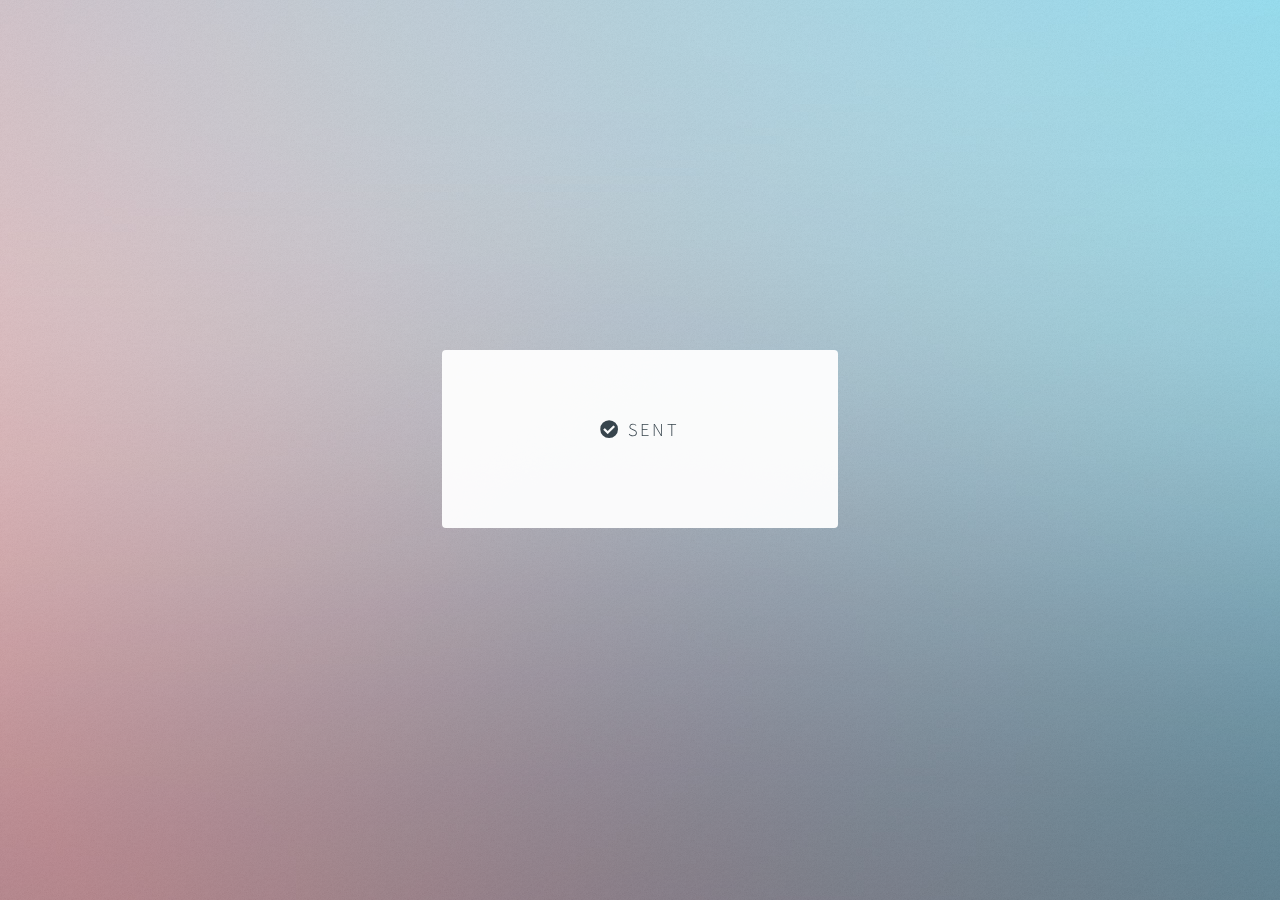
<file: sent.html>
<!DOCTYPE HTML>
<!--
Heather Jackson | The Cellist	
-->
<html>
	<head>
		<title>Heather Jackson | The Cellist</title>
		
			<meta property=“og:image” src="images/cello23.png" />
			<meta property=”og:image:width” content=”180″ />
			<meta property=”og:image:height” content=”110″ />
		
		<meta charset="utf-8" />
		<meta name="viewport" content="width=device-width, initial-scale=1, user-scalable=no" />
		<link rel="stylesheet" href="assets/css/main.css" />
		<noscript><link rel="stylesheet" href="assets/css/noscript.css" /></noscript>
	</head>
	<body class="is-preload">

		<!-- Wrapper -->
			<div id="wrapper">

				<!-- Main -->
					<section id="main">
					  <header>
		
							<header class="major">
							<h2><ul class="icons labeled">
	<li><span class="icon solid fa-check-circle">  Sent</h2>
						 
						</header>
						<!--
						<hr />
						<h2>Extra Stuff!</h2>
						<form method="post" action="#">
							<div class="fields">
								<div class="field">
									<input type="text" name="name" id="name" placeholder="Name" />
								</div>
								<div class="field">
									<input type="email" name="email" id="email" placeholder="Email" />
								</div>
								<div class="field">
									<select name="department" id="department">
										<option value="">Department</option>
										<option value="sales">Sales</option>
										<option value="tech">Tech Support</option>
										<option value="null">/dev/null</option>
									</select>
								</div>
								<div class="field">
									<textarea name="message" id="message" placeholder="Message" rows="4"></textarea>
								</div>
								<div class="field">
									<input type="checkbox" id="human" name="human" /><label for="human">I'm a human</label>
								</div>
								<div class="field">
									<label>But are you a robot?</label>
									<input type="radio" id="robot_yes" name="robot" /><label for="robot_yes">Yes</label>
									<input type="radio" id="robot_no" name="robot" /><label for="robot_no">No</label>
								</div>
							</div>
							<ul class="actions special">
								<li><a href="#" class="button">Get Started</a></li>
							</ul>
						</form>
						<hr />
						-->
						
					</section>

				<!-- Footer -->
					<footer id="footer">
						<ul class="copyright">

					</footer>

			</div>

		<!-- Scripts -->
			<script>
				if ('addEventListener' in window) {
					window.addEventListener('load', function() { document.body.className = document.body.className.replace(/\bis-preload\b/, ''); });
					document.body.className += (navigator.userAgent.match(/(MSIE|rv:11\.0)/) ? ' is-ie' : '');
				}
			</script>

	</body>
</html>
</file>
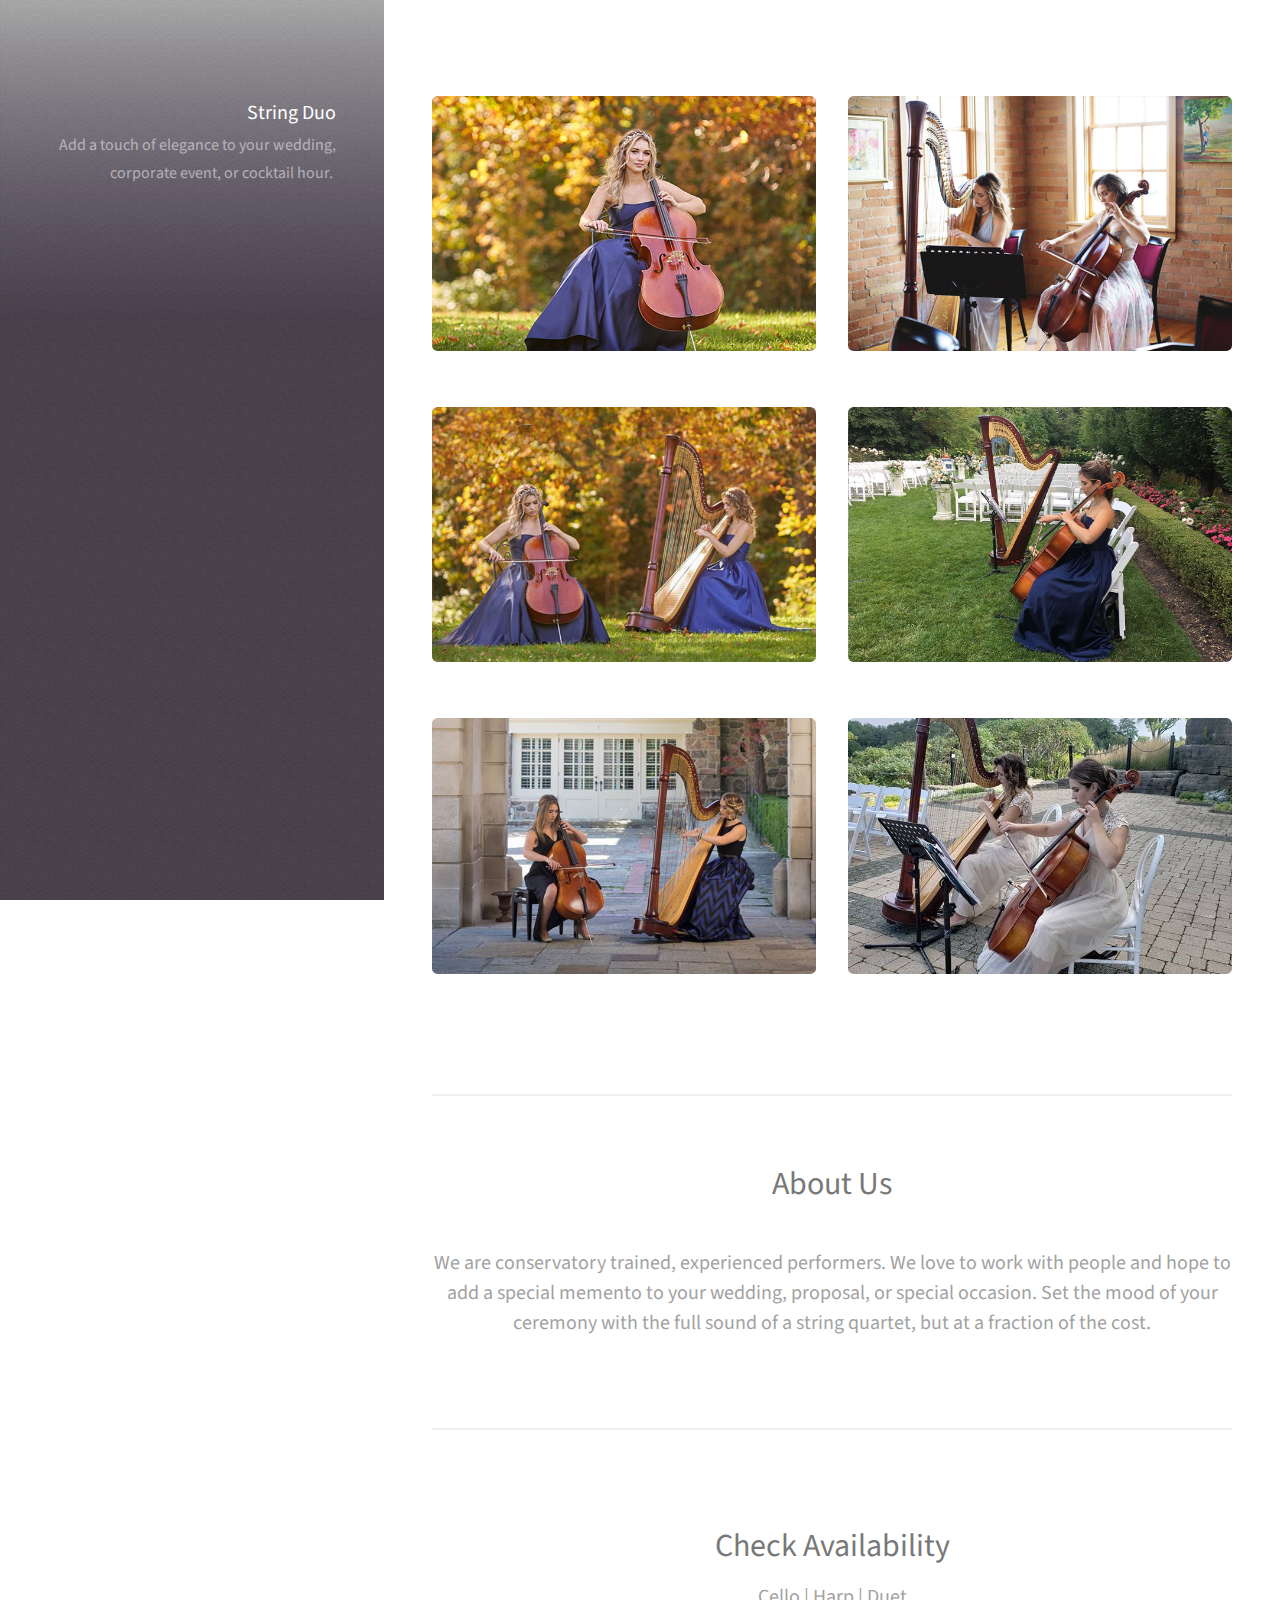
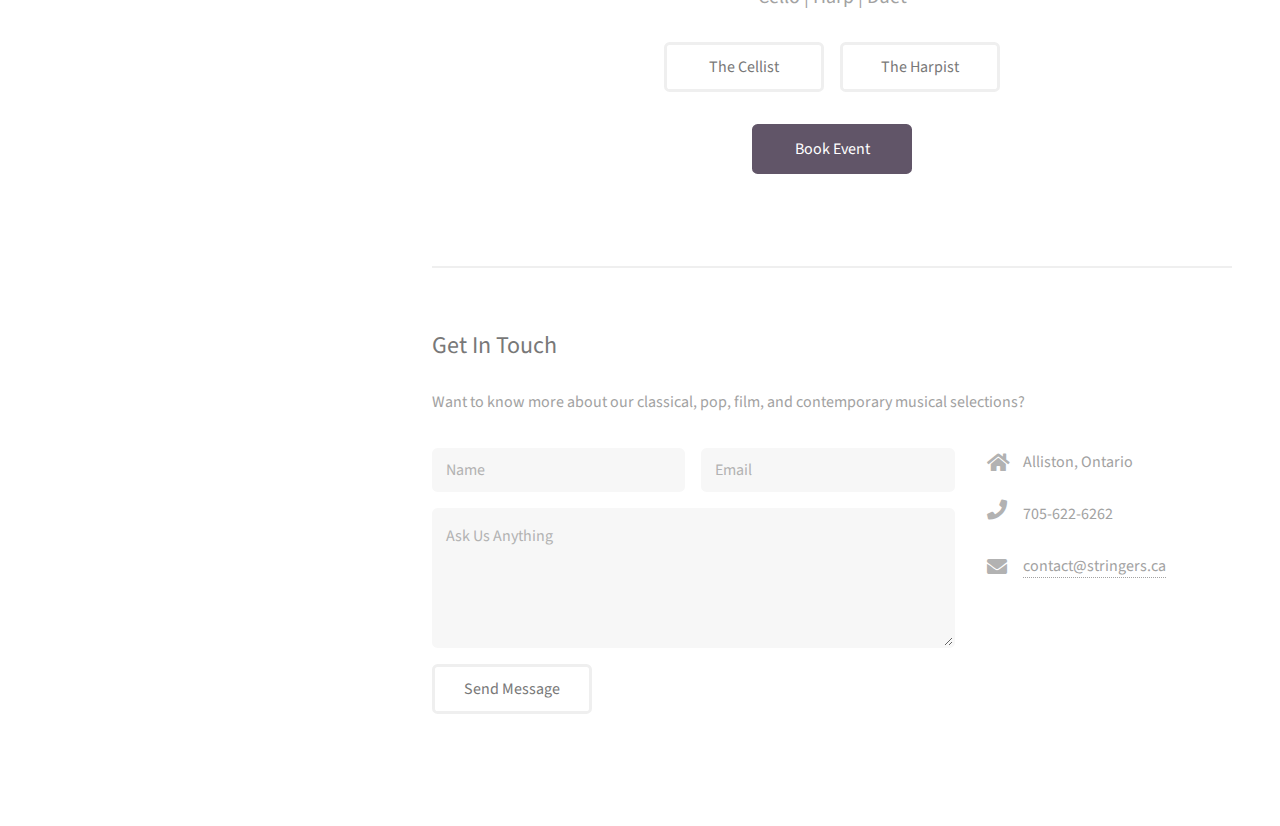
<file: heat/info.html>
<!DOCTYPE HTML>


<html>
	<head>
		<title>Gallery | Stringers</title>
		<meta charset="utf-8" />
		<meta name="viewport" content="width=device-width, initial-scale=1, user-scalable=no" />
		<link rel="stylesheet" href="assets/css/main.css" />
	</head>
	<body class="is-preload">

		<!-- Header -->
			<header id="header">
				<div class="inner">
				
				  <h1><strong>String Duo</strong></h1>
					<p>Add a touch of elegance to your wedding, corporate event, or cocktail hour.&nbsp;</p>
				
			</header>

		<!-- Main -->
			<div id="main">

				<!-- One -->
					<section id="one">
						<header class="major">
							
							
							
				
					

			
	
					  <div class="row">
							<article class="col-6 col-12-xsmall work-item">
								<a href="images/fulls/4.jpg" class="image fit thumb"><img src="images/fulls/4.jpg" alt="" /></a>
							</article>
							<article class="col-6 col-12-xsmall work-item">
								<a href="images/fulls/2.jpg" class="image fit thumb"><img src="images/fulls/2.jpg" alt="" /></a>
							</article>
							<article class="col-6 col-12-xsmall work-item">
								<a href="images/fulls/3.jpg" class="image fit thumb"><img src="images/fulls/3.jpg" alt="" /></a>
							</article>
							<article class="col-6 col-12-xsmall work-item">
								<a href="images/fulls/6.jpg" class="image fit thumb"><img src="images/fulls/6.jpg" alt="" /></a>
							</article>
						<article class="col-6 col-12-xsmall work-item">
								<a href="images/fulls/1.jpg" class="image fit thumb"><img src="images/fulls/1.jpg" alt="" /></a>
								
								
						  </article>
						  <article class="col-6 col-12-xsmall work-item">
							  <a href="images/fulls/5.jpg" class="image fit thumb"><img src="images/fulls/5.jpg" alt="" /></a>
								
								
								
								
								
						
							  
							  
                          </article>
						</div>
						<ul class="actions">
						</ul>
	</section>

				
						
						
						
						<!-- Three -->
						
						
						<section id="one">
						
						<section id="cta" class="main special">
								<header class="major">
									<h2>About Us</h2>
									&nbsp;
									<p>
We are conservatory trained, experienced performers. We love to work with people and hope to add a special memento to  your wedding, proposal, or special occasion.
Set the mood of your ceremony with the full sound of a string quartet, but at a fraction of the cost.</p>
									&nbsp;
									
									<hr>
									
								<ul class="actions">
						</ul>	
									&nbsp;
								</header>
					  </section>
						 
	
						
						
						
						
						
						
						
						
						
						
					<section id="three">
						
						
							<section id="cta" class="main special">
								<header class="major">
									<h2>Check Availability</h2>
									<p>Cello | Harp | Duet</p>
								</header>
					  </section>

						
						
		
								<footer class="major">
									<ul class="actions special">
										
										
										
										
										
										
										<li><a href="heather/heather.html" class="button">The Cellist</a></li>
										<li><a href="noms/naomi.html" class="button">The Harpist</a></li>
										
									
									
									</ul>
						
									
									<ul class="actions special">
										
										
										
										
										
										<li><a href="https://calendly.com/-events/30?month=2020-10" class="button primary">Book Event</a></li>
									
								</footer>						
							
							
&nbsp;
									
									<hr>
						
						&nbsp;
							
						<h2>Get In Touch</h2>
						<p>Want to know more about our classical, pop, film, and contemporary musical selections?</p>

						
						
						
						
						

					<div class="col-8 col-12-small">	
						
						
							<form action="https://api.staticforms.xyz/submit" method="post">
						
						<div class="row">
							<div class="col-8 col-12-small">
								<form method="post" action="#">
									
								      <div class="row gtr-uniform gtr-50">
										  
								    
										  
										<div class="col-6 col-12-xsmall"><input type="text" name="$Name" id="name" placeholder="Name" /></div>
										<div class="col-6 col-12-xsmall"><input type="email" name="$Email" id="email" placeholder="Email" /></div>
										<div class="col-12"><textarea name="$Message" id="message" placeholder="Ask Us Anything" rows="4"></textarea></div>
										  
										  
									    
									    
								      <!-- your other form fields go here -->
									
							       <input type="text" name="honeypot" style="display:none">
        <input type="hidden" name="accessKey" value="bb568762-ecef-4e29-93da-17a59d729b65">
        <input type="hidden" name="subject" value="Activate" />
        <input type="hidden" name="replyTo" value="@">
        <input type="hidden" name="redirectTo" value="https://stringsister.github.io/index/sent.html">
       
										  
										  
							 <ul> <input type="submit" value="Send Message" /></ul> 
									
									
									<h3>&nbsp;</h3>
									
</form>
										
					  </div>
								
								
								  
							
								
									
									
									
								</ul>
					  </div>
							
							
							<div class="col-4 col-12-small">
								<ul class="labeled-icons">
									<li>
										<h3 class="icon solid fa-home"><span class="label">Address</span></h3>
								    Alliston, Ontario&nbsp; &nbsp;&nbsp; </li>
									<li>
										<h3 class="fa fa-phone"><span class="label"></span></h3>
									  705-622-6262
									</li>
									<li>
										<h3 class="icon solid fa-envelope"><span class="label">Email</span></h3>
										<a href="mailto:contact@stringers.com class="fa-pho">contact@stringers.ca</a>
									</li>
								</ul>
					  </div>
						</div>
					</section>

				<!-- Four -->
				<!--
					<section id="four">
						<h2>Elements</h2>

						<section>
							<h4>Text</h4>
							<p>This is <b>bold</b> and this is <strong>strong</strong>. This is <i>italic</i> and this is <em>emphasized</em>.
							This is <sup>superscript</sup> text and this is <sub>subscript</sub> text.
							This is <u>underlined</u> and this is code: <code>for (;;) { ... }</code>. Finally, <a href="#">this is a link</a>.</p>
							<hr />
							<header>
								<h4>Heading with a Subtitle</h4>
								<p>Lorem ipsum dolor sit amet nullam id egestas urna aliquam</p>
							</header>
							<p>Nunc lacinia ante nunc ac lobortis. Interdum adipiscing gravida odio porttitor sem non mi integer non faucibus ornare mi ut ante amet placerat aliquet. Volutpat eu sed ante lacinia sapien lorem accumsan varius montes viverra nibh in adipiscing blandit tempus accumsan.</p>
							<header>
								<h5>Heading with a Subtitle</h5>
								<p>Lorem ipsum dolor sit amet nullam id egestas urna aliquam</p>
							</header>
							<p>Nunc lacinia ante nunc ac lobortis. Interdum adipiscing gravida odio porttitor sem non mi integer non faucibus ornare mi ut ante amet placerat aliquet. Volutpat eu sed ante lacinia sapien lorem accumsan varius montes viverra nibh in adipiscing blandit tempus accumsan.</p>
							<hr />
							<h2>Heading Level 2</h2>
							<h3>Heading Level 3</h3>
							<h4>Heading Level 4</h4>
							<h5>Heading Level 5</h5>
							<h6>Heading Level 6</h6>
							<hr />
							<h5>Blockquote</h5>
							<blockquote>Fringilla nisl. Donec accumsan interdum nisi, quis tincidunt felis sagittis eget tempus euismod. Vestibulum ante ipsum primis in faucibus vestibulum. Blandit adipiscing eu felis iaculis volutpat ac adipiscing accumsan faucibus. Vestibulum ante ipsum primis in faucibus lorem ipsum dolor sit amet nullam adipiscing eu felis.</blockquote>
							<h5>Preformatted</h5>
							<pre><code>i = 0;

while (!deck.isInOrder()) {
print 'Iteration ' + i;
deck.shuffle();
i++;
}

print 'It took ' + i + ' iterations to sort the deck.';</code></pre>
						</section>

						<section>
							<h4>Lists</h4>
							<div class="row">
								<div class="col-6 col-12-xsmall">
									<h5>Unordered</h5>
									<ul>
										<li>Dolor pulvinar etiam magna etiam.</li>
										<li>Sagittis adipiscing lorem eleifend.</li>
										<li>Felis enim feugiat dolore viverra.</li>
									</ul>
									<h5>Alternate</h5>
									<ul class="alt">
										<li>Dolor pulvinar etiam magna etiam.</li>
										<li>Sagittis adipiscing lorem eleifend.</li>
										<li>Felis enim feugiat dolore viverra.</li>
									</ul>
								</div>
								<div class="col-6 col-12-xsmall">
									<h5>Ordered</h5>
									<ol>
										<li>Dolor pulvinar etiam magna etiam.</li>
										<li>Etiam vel felis at lorem sed viverra.</li>
										<li>Felis enim feugiat dolore viverra.</li>
										<li>Dolor pulvinar etiam magna etiam.</li>
										<li>Etiam vel felis at lorem sed viverra.</li>
										<li>Felis enim feugiat dolore viverra.</li>
									</ol>
									<h5>Icons</h5>
									<ul class="icons">
										<li><a href="#" class="icon brands fa-twitter"><span class="label">Twitter</span></a></li>
										<li><a href="#" class="icon brands fa-facebook-f"><span class="label">Facebook</span></a></li>
										<li><a href="#" class="icon brands fa-instagram"><span class="label">Instagram</span></a></li>
										<li><a href="#" class="icon brands fa-github"><span class="label">Github</span></a></li>
										<li><a href="#" class="icon brands fa-dribbble"><span class="label">Dribbble</span></a></li>
										<li><a href="#" class="icon brands fa-tumblr"><span class="label">Tumblr</span></a></li>
									</ul>
								</div>
							</div>
							<h5>Actions</h5>
							<ul class="actions">
								<li><a href="#" class="button primary">Default</a></li>
								<li><a href="#" class="button">Default</a></li>
							</ul>
							<ul class="actions small">
								<li><a href="#" class="button primary small">Small</a></li>
								<li><a href="#" class="button small">Small</a></li>
							</ul>
							<div class="row">
								<div class="col-6 col-12-small">
									<ul class="actions stacked">
										<li><a href="#" class="button primary">Default</a></li>
										<li><a href="#" class="button">Default</a></li>
									</ul>
								</div>
								<div class="col-6 col-12-small">
									<ul class="actions stacked">
										<li><a href="#" class="button primary small">Small</a></li>
										<li><a href="#" class="button small">Small</a></li>
									</ul>
								</div>
								<div class="col-6 col-12-small">
									<ul class="actions stacked">
										<li><a href="#" class="button primary fit">Default</a></li>
										<li><a href="#" class="button fit">Default</a></li>
									</ul>
								</div>
								<div class="col-6 col-12-small">
									<ul class="actions stacked">
										<li><a href="#" class="button primary small fit">Small</a></li>
										<li><a href="#" class="button small fit">Small</a></li>
									</ul>
								</div>
							</div>
						</section>

						<section>
							<h4>Table</h4>
							<h5>Default</h5>
							<div class="table-wrapper">
								<table>
									<thead>
										<tr>
											<th>Name</th>
											<th>Description</th>
											<th>Price</th>
										</tr>
									</thead>
									<tbody>
										<tr>
											<td>Item One</td>
											<td>Ante turpis integer aliquet porttitor.</td>
											<td>29.99</td>
										</tr>
										<tr>
											<td>Item Two</td>
											<td>Vis ac commodo adipiscing arcu aliquet.</td>
											<td>19.99</td>
										</tr>
										<tr>
											<td>Item Three</td>
											<td> Morbi faucibus arcu accumsan lorem.</td>
											<td>29.99</td>
										</tr>
										<tr>
											<td>Item Four</td>
											<td>Vitae integer tempus condimentum.</td>
											<td>19.99</td>
										</tr>
										<tr>
											<td>Item Five</td>
											<td>Ante turpis integer aliquet porttitor.</td>
											<td>29.99</td>
										</tr>
									</tbody>
									<tfoot>
										<tr>
											<td colspan="2"></td>
											<td>100.00</td>
										</tr>
									</tfoot>
								</table>
							</div>

							<h5>Alternate</h5>
							<div class="table-wrapper">
								<table class="alt">
									<thead>
										<tr>
											<th>Name</th>
											<th>Description</th>
											<th>Price</th>
										</tr>
									</thead>
									<tbody>
										<tr>
											<td>Item One</td>
											<td>Ante turpis integer aliquet porttitor.</td>
											<td>29.99</td>
										</tr>
										<tr>
											<td>Item Two</td>
											<td>Vis ac commodo adipiscing arcu aliquet.</td>
											<td>19.99</td>
										</tr>
										<tr>
											<td>Item Three</td>
											<td> Morbi faucibus arcu accumsan lorem.</td>
											<td>29.99</td>
										</tr>
										<tr>
											<td>Item Four</td>
											<td>Vitae integer tempus condimentum.</td>
											<td>19.99</td>
										</tr>
										<tr>
											<td>Item Five</td>
											<td>Ante turpis integer aliquet porttitor.</td>
											<td>29.99</td>
										</tr>
									</tbody>
									<tfoot>
										<tr>
											<td colspan="2"></td>
											<td>100.00</td>
										</tr>
									</tfoot>
								</table>
							</div>
						</section>

						<section>
							<h4>Buttons</h4>
							<ul class="actions">
								<li><a href="#" class="button primary">Primary</a></li>
								<li><a href="#" class="button">Default</a></li>
							</ul>
							<ul class="actions">
								<li><a href="#" class="button large">Large</a></li>
								<li><a href="#" class="button">Default</a></li>
								<li><a href="#" class="button small">Small</a></li>
							</ul>
							<ul class="actions fit">
								<li><a href="#" class="button primary fit">Fit</a></li>
								<li><a href="#" class="button fit">Fit</a></li>
							</ul>
							<ul class="actions fit small">
								<li><a href="#" class="button primary fit small">Fit + Small</a></li>
								<li><a href="#" class="button fit small">Fit + Small</a></li>
							</ul>
							<ul class="actions">
								<li><a href="#" class="button primary icon solid fa-download">Icon</a></li>
								<li><a href="#" class="button icon solid fa-download">Icon</a></li>
							</ul>
							<ul class="actions">
								<li><span class="button primary disabled">Primary</span></li>
								<li><span class="button disabled">Default</span></li>
							</ul>
						</section>

						<section>
							<h4>Form</h4>
							<form method="post" action="#">
								<div class="row gtr-uniform gtr-50">
									<div class="col-6 col-12-xsmall">
										<input type="text" name="demo-name" id="demo-name" value="" placeholder="Name" />
									</div>
									<div class="col-6 col-12-xsmall">
										<input type="email" name="demo-email" id="demo-email" value="" placeholder="Email" />
									</div>
									<div class="col-12">
										<select name="demo-category" id="demo-category">
											<option value="">- Category -</option>
											<option value="1">Manufacturing</option>
											<option value="1">Shipping</option>
											<option value="1">Administration</option>
											<option value="1">Human Resources</option>
										</select>
									</div>
									<div class="col-4 col-12-small">
										<input type="radio" id="demo-priority-low" name="demo-priority" checked>
										<label for="demo-priority-low">Low Priority</label>
									</div>
									<div class="col-4 col-12-small">
										<input type="radio" id="demo-priority-normal" name="demo-priority">
										<label for="demo-priority-normal">Normal Priority</label>
									</div>
									<div class="col-4 col-12-small">
										<input type="radio" id="demo-priority-high" name="demo-priority">
										<label for="demo-priority-high">High Priority</label>
									</div>
									<div class="col-6 col-12-small">
										<input type="checkbox" id="demo-copy" name="demo-copy">
										<label for="demo-copy">Email me a copy of this message</label>
									</div>
									<div class="col-6 col-12-small">
										<input type="checkbox" id="demo-human" name="demo-human" checked>
										<label for="demo-human">I am a human and not a robot</label>
									</div>
									<div class="col-12">
										<textarea name="demo-message" id="demo-message" placeholder="Enter your message" rows="6"></textarea>
									</div>
									<div class="col-12">
										<ul class="actions">
											<li><input type="submit" value="Send Message" class="primary" /></li>
											<li><input type="reset" value="Reset" /></li>
										</ul>
									</div>
								</div>
							</form>
						</section>

						<section>
							<h4>Image</h4>
							<h5>Fit</h5>
							<div class="box alt">
								<div class="row gtr-50 gtr-uniform">
									<div class="col-12"><span class="image fit"><img src="images/fulls/05.jpg" alt="" /></span></div>
									<div class="col-4"><span class="image fit"><img src="images/thumbs/01.jpg" alt="" /></span></div>
									<div class="col-4"><span class="image fit"><img src="images/thumbs/02.jpg" alt="" /></span></div>
									<div class="col-4"><span class="image fit"><img src="images/thumbs/03.jpg" alt="" /></span></div>
									<div class="col-4"><span class="image fit"><img src="images/thumbs/04.jpg" alt="" /></span></div>
									<div class="col-4"><span class="image fit"><img src="images/thumbs/05.jpg" alt="" /></span></div>
									<div class="col-4"><span class="image fit"><img src="images/thumbs/06.jpg" alt="" /></span></div>
									<div class="col-4"><span class="image fit"><img src="images/thumbs/03.jpg" alt="" /></span></div>
									<div class="col-4"><span class="image fit"><img src="images/thumbs/02.jpg" alt="" /></span></div>
									<div class="col-4"><span class="image fit"><img src="images/thumbs/01.jpg" alt="" /></span></div>
								</div>
							</div>
							<h5>Left &amp; Right</h5>
							<p><span class="image left"><img src="images/avatar.jpg" alt="" /></span>Fringilla nisl. Donec accumsan interdum nisi, quis tincidunt felis sagittis eget. tempus euismod. Vestibulum ante ipsum primis in faucibus vestibulum. Blandit adipiscing eu felis iaculis volutpat ac adipiscing accumsan eu faucibus. Integer ac pellentesque praesent tincidunt felis sagittis eget. tempus euismod. Vestibulum ante ipsum primis in faucibus vestibulum. Blandit adipiscing eu felis iaculis volutpat ac adipiscing accumsan eu faucibus. Integer ac pellentesque praesent. Donec accumsan interdum nisi, quis tincidunt felis sagittis eget. tempus euismod. Vestibulum ante ipsum primis in faucibus vestibulum. Blandit adipiscing eu felis iaculis volutpat ac adipiscing accumsan eu faucibus. Integer ac pellentesque praesent tincidunt felis sagittis eget. tempus euismod. Vestibulum ante ipsum primis in faucibus vestibulum. Blandit adipiscing eu felis iaculis volutpat ac adipiscing accumsan eu faucibus. Integer ac pellentesque praesent.</p>
							<p><span class="image right"><img src="images/avatar.jpg" alt="" /></span>Fringilla nisl. Donec accumsan interdum nisi, quis tincidunt felis sagittis eget. tempus euismod. Vestibulum ante ipsum primis in faucibus vestibulum. Blandit adipiscing eu felis iaculis volutpat ac adipiscing accumsan eu faucibus. Integer ac pellentesque praesent tincidunt felis sagittis eget. tempus euismod. Vestibulum ante ipsum primis in faucibus vestibulum. Blandit adipiscing eu felis iaculis volutpat ac adipiscing accumsan eu faucibus. Integer ac pellentesque praesent. Donec accumsan interdum nisi, quis tincidunt felis sagittis eget. tempus euismod. Vestibulum ante ipsum primis in faucibus vestibulum. Blandit adipiscing eu felis iaculis volutpat ac adipiscing accumsan eu faucibus. Integer ac pellentesque praesent tincidunt felis sagittis eget. tempus euismod. Vestibulum ante ipsum primis in faucibus vestibulum. Blandit adipiscing eu felis iaculis volutpat ac adipiscing accumsan eu faucibus. Integer ac pellentesque praesent.</p>
						</section>

					</section>
				-->

			</div>

		<!-- Footer -->
			<footer id="footer">
				<div class="inner">
					<ul class="icons">
					</ul>
					<ul class="copyright">
						<li>&nbsp;</li>
					</ul>
				</div>
			</footer>

		<!-- Scripts -->
			<script src="assets/js/jquery.min.js"></script>
			<script src="assets/js/jquery.poptrox.min.js"></script>
			<script src="assets/js/browser.min.js"></script>
			<script src="assets/js/breakpoints.min.js"></script>
			<script src="assets/js/util.js"></script>
			<script src="assets/js/main.js"></script>

	</body>
</html>
</file>
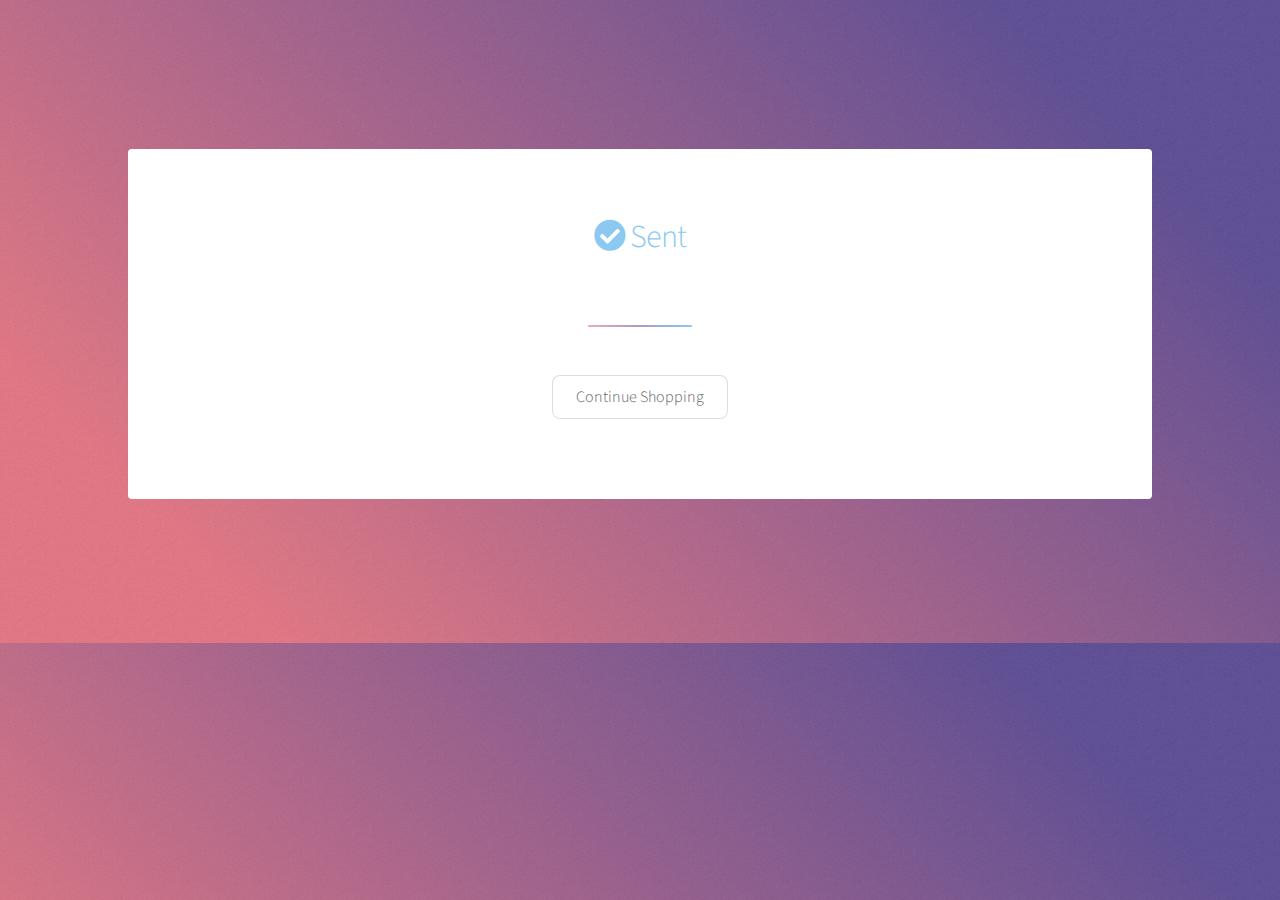
<file: thanks/delivered.html>
<!DOCTYPE HTML>
<!--
	Stellar by HTML5 UP
	html5up.net | @ajlkn
	Free for personal and commercial use under the CCA 3.0 license (html5up.net/license)
-->
<html>
	<head>
		<title>Message Delivered</title>
		<meta charset="utf-8" />
		<meta name="viewport" content="width=device-width, initial-scale=1, user-scalable=no" />
		<link rel="stylesheet" href="assets/css/main.css" />
		<noscript><link rel="stylesheet" href="assets/css/noscript.css" /></noscript>
	</head>
	<body class="is-preload">

		<!-- Wrapper -->
			<div id="wrapper">

				<!-- Header -->
					<header id="header">
					  <h1></h1>
					  <p>&nbsp;</p>
                    </header>

				<!-- Main -->
					<div id="main">

						<!-- Content -->
							<section id="content" class="main">
							
							
								
								<section id="four" class="wrapper style1 special fade-up">
					<div class="container">
						<header class="major">
							<h2><ul class="icons labeled">
	<li><span class="icon solid  style5 fa-check-circle">  Sent </h2>
						 
											
								</header>
								
						<p><a href="index.html" class="button">Continue Shopping</a></p>
				
						
						
		
								 
								 
								 
								 
<header class="major">
							
								</section>
								
								
								
								
								
								
								
								
                        </section>

	</div>

				<!-- Footer -->
					<footer id="footer">

					  <section>
							
    
					
						</section>
						
						
					</footer>

			</div>

		<!-- Scripts -->
			<script src="assets/js/jquery.min.js"></script>
			<script src="assets/js/jquery.scrollex.min.js"></script>
			<script src="assets/js/jquery.scrolly.min.js"></script>
			<script src="assets/js/browser.min.js"></script>
			<script src="assets/js/breakpoints.min.js"></script>
			<script src="assets/js/util.js"></script>
			<script src="assets/js/main.js"></script>

	</body>
</html>
</file>
<file: assets/css/noscript.css>
/*
	Identity by HTML5 UP
	html5up.net | @ajlkn
	Free for personal and commercial use under the CCA 3.0 license (html5up.net/license)
*/

/* Basic */

	body:after {
		display: none;
	}

/* Main */

	#main {
		-moz-transform: none !important;
		-webkit-transform: none !important;
		-ms-transform: none !important;
		transform: none !important;
		opacity: 1 !important;
	}
</file>
<file: thanks/assets/css/noscript.css>
/*
	Stellar by HTML5 UP
	html5up.net | @ajlkn
	Free for personal and commercial use under the CCA 3.0 license (html5up.net/license)
*/

/* Header */

	body.is-preload #header.alt > * {
		opacity: 1;
	}

	body.is-preload #header.alt .logo {
		-moz-transform: none;
		-webkit-transform: none;
		-ms-transform: none;
		transform: none;
	}
</file>
<file: assets/css/main.css>
@import url(fontawesome-all.min.css);
@import url("https://fonts.googleapis.com/css?family=Source+Sans+Pro:300");

/*
	Identity by HTML5 UP
	html5up.net | @ajlkn
	Free for personal and commercial use under the CCA 3.0 license (html5up.net/license)
*/

/* Icon (alt) */

	html, body, div, span, applet, object,
	iframe, h1, h2, h3, h4, h5, h6, p, blockquote,
	pre, a, abbr, acronym, address, big, cite,
	code, del, dfn, em, img, ins, kbd, q, s, samp,
	small, strike, strong, sub, sup, tt, var, b,
	u, i, center, dl, dt, dd, ol, ul, li, fieldset,
	form, label, legend, table, caption, tbody,
	tfoot, thead, tr, th, td, article, aside,
	canvas, details, embed, figure, figcaption,
	footer, header, hgroup, menu, nav, output, ruby,
	section, summary, time, mark, audio, video {
		margin: 0;
		padding: 0;
		border: 0;
		font-size: 100%;
		font: inherit;
		vertical-align: baseline;
	}

	article, aside, details, figcaption, figure,
	footer, header, hgroup, menu, nav, section {
		display: block;
	}

	body {
		line-height: 1;
	}

	ol, ul {
		list-style: none;
	}

	blockquote, q {
		quotes: none;
	}

		blockquote:before, blockquote:after, q:before, q:after {
			content: '';
			content: none;
		}

	table {
		border-collapse: collapse;
		border-spacing: 0;
	}

	body {
		-webkit-text-size-adjust: none;
	}

	mark {
		background-color: transparent;
		color: inherit;
	}

	input::-moz-focus-inner {
		border: 0;
		padding: 0;
	}

	input, select, textarea {
		-moz-appearance: none;
		-webkit-appearance: none;
		-ms-appearance: none;
		appearance: none;
	}

/* Basic */

	@media screen and (max-width: 480px) {

		html, body {
			min-width: 320px;
		}

	}

	html {
		box-sizing: border-box;
	}

	*, *:before, *:after {
		box-sizing: inherit;
	}

	body.is-preload *, body.is-preload *:before, body.is-preload *:after {
		-moz-animation: none !important;
		-webkit-animation: none !important;
		-ms-animation: none !important;
		animation: none !important;
		-moz-transition: none !important;
		-webkit-transition: none !important;
		-ms-transition: none !important;
		transition: none !important;
	}

	html {
		height: 100%;
	}

	body {
		height: 100%;
		background-color: #ffffff;
		background-image: url("images/overlay.png"), -moz-linear-gradient(60deg, rgba(255, 165, 150, 0.5) 5%, rgba(0, 228, 255, 0.35)), url("../../images/bg.jpg");
		background-image: url("images/overlay.png"), -webkit-linear-gradient(60deg, rgba(255, 165, 150, 0.5) 5%, rgba(0, 228, 255, 0.35)), url("../../images/bg.jpg");
		background-image: url("images/overlay.png"), -ms-linear-gradient(60deg, rgba(255, 165, 150, 0.5) 5%, rgba(0, 228, 255, 0.35)), url("../../images/bg.jpg");
		background-image: url("images/overlay.png"), linear-gradient(60deg, rgba(255, 165, 150, 0.5) 5%, rgba(0, 228, 255, 0.35)), url("../../images/bg.jpg");
		background-repeat: repeat,			no-repeat,			no-repeat;
		background-size: 100px 100px, cover,				cover;
		background-position: top left,		center center,		bottom center;
		background-attachment: fixed,			fixed,				fixed;
	}

		body:after {
			content: '';
			display: block;
			position: fixed;
			top: 0;
			left: 0;
			width: 100%;
			height: inherit;
			opacity: 0;
			z-index: 1;
			background-color: #ffffff;
			background-image: url("images/overlay.png"), -moz-linear-gradient(60deg, rgba(255, 165, 150, 0.5) 5%, rgba(0, 228, 255, 0.35));
			background-image: url("images/overlay.png"), -webkit-linear-gradient(60deg, rgba(255, 165, 150, 0.5) 5%, rgba(0, 228, 255, 0.35));
			background-image: url("images/overlay.png"), -ms-linear-gradient(60deg, rgba(255, 165, 150, 0.5) 5%, rgba(0, 228, 255, 0.35));
			background-image: url("images/overlay.png"), linear-gradient(60deg, rgba(255, 165, 150, 0.5) 5%, rgba(0, 228, 255, 0.35));
			background-repeat: repeat,			no-repeat;
			background-size: 100px 100px, cover;
			background-position: top left,		center center;
			-moz-transition: opacity 1.75s ease-out;
			-webkit-transition: opacity 1.75s ease-out;
			-ms-transition: opacity 1.75s ease-out;
			transition: opacity 1.75s ease-out;
		}

		body.is-preload:after {
			opacity: 1;
		}

/* Type */

	body, input, select, textarea {
		color: #414f57;
		font-family: "Source Sans Pro", Helvetica, sans-serif;
		font-size: 14pt;
		font-weight: 300;
		line-height: 2;
		letter-spacing: 0.2em;
		text-transform: uppercase;
	}

		@media screen and (max-width: 1680px) {

			body, input, select, textarea {
				font-size: 11pt;
			}

		}

		@media screen and (max-width: 480px) {

			body, input, select, textarea {
				font-size: 10pt;
				line-height: 1.75;
			}

		}

	a {
		-moz-transition: color 0.2s ease, border-color 0.2s ease;
		-webkit-transition: color 0.2s ease, border-color 0.2s ease;
		-ms-transition: color 0.2s ease, border-color 0.2s ease;
		transition: color 0.2s ease, border-color 0.2s ease;
		color: inherit;
		text-decoration: none;
	}

		a:before {
			-moz-transition: color 0.2s ease, text-shadow 0.2s ease;
			-webkit-transition: color 0.2s ease, text-shadow 0.2s ease;
			-ms-transition: color 0.2s ease, text-shadow 0.2s ease;
			transition: color 0.2s ease, text-shadow 0.2s ease;
		}

		a:hover {
			color: #ff7496;
		}

	strong, b {
		color: #313f47;
	}

	em, i {
		font-style: italic;
	}

	p {
		margin: 0 0 1.5em 0;
	}

	h1, h2, h3, h4, h5, h6 {
		color: #313f47;
		line-height: 1.5;
		margin: 0 0 0.75em 0;
	}

		h1 a, h2 a, h3 a, h4 a, h5 a, h6 a {
			color: inherit;
			text-decoration: none;
		}

	h1 {
		font-size: 1.85em;
		letter-spacing: 0.22em;
		margin: 0 0 0.525em 0;
	}

	h2 {
		font-size: 1.25em;
	}

	h3 {
		font-size: 1em;
	}

	h4 {
		font-size: 1em;
	}

	h5 {
		font-size: 1em;
	}

	h6 {
		font-size: 1em;
	}

	@media screen and (max-width: 480px) {

		h1 {
			font-size: 1.65em;
		}

	}

	sub {
		font-size: 0.8em;
		position: relative;
		top: 0.5em;
	}

	sup {
		font-size: 0.8em;
		position: relative;
		top: -0.5em;
	}

	hr {
		border: 0;
		border-bottom: solid 1px #c8cccf;
		margin: 3em 0;
	}

/* Form */

	form {
		margin: 0 0 1.5em 0;
	}

		form > :last-child {
			margin-bottom: 0;
		}

		form > .fields {
			display: -moz-flex;
			display: -webkit-flex;
			display: -ms-flex;
			display: flex;
			-moz-flex-wrap: wrap;
			-webkit-flex-wrap: wrap;
			-ms-flex-wrap: wrap;
			flex-wrap: wrap;
			width: calc(100% + 2.25em);
			margin: -1.125em 0 1.5em -1.125em;
		}

			form > .fields > .field {
				-moz-flex-grow: 0;
				-webkit-flex-grow: 0;
				-ms-flex-grow: 0;
				flex-grow: 0;
				-moz-flex-shrink: 0;
				-webkit-flex-shrink: 0;
				-ms-flex-shrink: 0;
				flex-shrink: 0;
				padding: 1.125em 0 0 1.125em;
				width: calc(100% - 1.125em);
			}

				form > .fields > .field.half {
					width: calc(50% - 0.5625em);
				}

				form > .fields > .field.third {
					width: calc(100%/3 - 0.375em);
				}

				form > .fields > .field.quarter {
					width: calc(25% - 0.28125em);
				}

		@media screen and (max-width: 480px) {

			form > .fields {
				width: calc(100% + 2.25em);
				margin: -1.125em 0 1.5em -1.125em;
			}

				form > .fields > .field {
					padding: 1.125em 0 0 1.125em;
					width: calc(100% - 1.125em);
				}

					form > .fields > .field.half {
						width: calc(100% - 1.125em);
					}

					form > .fields > .field.third {
						width: calc(100% - 1.125em);
					}

					form > .fields > .field.quarter {
						width: calc(100% - 1.125em);
					}

		}

	label {
		color: #313f47;
		display: block;
		font-size: 0.9em;
		margin: 0 0 0.75em 0;
	}

	input[type="text"],
	input[type="password"],
	input[type="email"],
	input[type="tel"],
	select,
	textarea {
		-moz-appearance: none;
		-webkit-appearance: none;
		-ms-appearance: none;
		appearance: none;
		border-radius: 4px;
		border: solid 1px #c8cccf;
		color: inherit;
		display: block;
		outline: 0;
		padding: 0 1em;
		text-decoration: none;
		width: 100%;
	}

		input[type="text"]:invalid,
		input[type="password"]:invalid,
		input[type="email"]:invalid,
		input[type="tel"]:invalid,
		select:invalid,
		textarea:invalid {
			box-shadow: none;
		}

		input[type="text"]:focus,
		input[type="password"]:focus,
		input[type="email"]:focus,
		input[type="tel"]:focus,
		select:focus,
		textarea:focus {
			border-color: #ff7496;
		}

	select {
		background-image: url("data:image/svg+xml;charset=utf8,%3Csvg xmlns='http://www.w3.org/2000/svg' width='40' height='40' preserveAspectRatio='none' viewBox='0 0 40 40'%3E%3Cpath d='M9.4,12.3l10.4,10.4l10.4-10.4c0.2-0.2,0.5-0.4,0.9-0.4c0.3,0,0.6,0.1,0.9,0.4l3.3,3.3c0.2,0.2,0.4,0.5,0.4,0.9 c0,0.4-0.1,0.6-0.4,0.9L20.7,31.9c-0.2,0.2-0.5,0.4-0.9,0.4c-0.3,0-0.6-0.1-0.9-0.4L4.3,17.3c-0.2-0.2-0.4-0.5-0.4-0.9 c0-0.4,0.1-0.6,0.4-0.9l3.3-3.3c0.2-0.2,0.5-0.4,0.9-0.4S9.1,12.1,9.4,12.3z' fill='%23c8cccf' /%3E%3C/svg%3E");
		background-size: 1.25rem;
		background-repeat: no-repeat;
		background-position: calc(100% - 1rem) center;
		height: 2.75em;
		padding-right: 2.75em;
		text-overflow: ellipsis;
	}

		select option {
			color: #313f47;
			background: #ffffff;
		}

		select:focus::-ms-value {
			background-color: transparent;
		}

		select::-ms-expand {
			display: none;
		}

	input[type="text"],
	input[type="password"],
	input[type="email"],
	select {
		height: 2.75em;
	}

	textarea {
		padding: 0.75em 1em;
	}

	input[type="checkbox"],
	input[type="radio"] {
		-moz-appearance: none;
		-webkit-appearance: none;
		-ms-appearance: none;
		appearance: none;
		display: block;
		float: left;
		margin-right: -2em;
		opacity: 0;
		width: 1em;
		z-index: -1;
	}

		input[type="checkbox"] + label,
		input[type="radio"] + label {
			text-decoration: none;
			color: #414f57;
			cursor: pointer;
			display: inline-block;
			font-size: 1em;
			font-weight: 300;
			padding-left: 2.4em;
			padding-right: 0.75em;
			position: relative;
		}

			input[type="checkbox"] + label:before,
			input[type="radio"] + label:before {
				-moz-osx-font-smoothing: grayscale;
				-webkit-font-smoothing: antialiased;
				display: inline-block;
				font-style: normal;
				font-variant: normal;
				text-rendering: auto;
				line-height: 1;
				text-transform: none !important;
				font-family: 'Font Awesome 5 Free';
				font-weight: 900;
			}

			input[type="checkbox"] + label:before,
			input[type="radio"] + label:before {
				border-radius: 4px;
				border: solid 1px #c8cccf;
				content: '';
				display: inline-block;
				font-size: 0.8em;
				height: 2.0625em;
				left: 0;
				line-height: 2.0625em;
				position: absolute;
				text-align: center;
				top: 0.15em;
				width: 2.0625em;
			}

		input[type="checkbox"]:checked + label:before,
		input[type="radio"]:checked + label:before {
			color: #ff7496;
			content: '\f00c';
		}

		input[type="checkbox"]:focus + label:before,
		input[type="radio"]:focus + label:before {
			border-color: #ff7496;
		}

	input[type="checkbox"] + label:before {
		border-radius: 4px;
	}

	input[type="radio"] + label:before {
		border-radius: 100%;
	}

	::-webkit-input-placeholder {
		color: #616f77 !important;
		opacity: 1.0;
	}

	:-moz-placeholder {
		color: #616f77 !important;
		opacity: 1.0;
	}

	::-moz-placeholder {
		color: #616f77 !important;
		opacity: 1.0;
	}

	:-ms-input-placeholder {
		color: #616f77 !important;
		opacity: 1.0;
	}

/* Icon */

	.icon {
		text-decoration: none;
		position: relative;
		border-bottom: none;
	}

		.icon:before {
			-moz-osx-font-smoothing: grayscale;
			-webkit-font-smoothing: antialiased;
			display: inline-block;
			font-style: normal;
			font-variant: normal;
			text-rendering: auto;
			line-height: 1;
			text-transform: none !important;
			font-family: 'Font Awesome 5 Free';
			font-weight: 400;
		}

		.icon > .label {
			display: none;
		}

		.icon:before {
			line-height: inherit;
		}

		.icon.solid:before {
			font-weight: 900;
		}

		.icon.brands:before {
			font-family: 'Font Awesome 5 Brands';
		}

/* List */

	ol {
		list-style: decimal;
		margin: 0 0 1.5em 0;
		padding-left: 1.25em;
	}

		ol li {
			padding-left: 0.25em;
		}

	ul {
		list-style: disc;
		margin: 0 0 1.5em 0;
		padding-left: 1em;
	}

		ul li {
			padding-left: 0.5em;
		}

		ul.alt {
			list-style: none;
			padding-left: 0;
		}

			ul.alt li {
				border-top: solid 1px #c8cccf;
				padding: 0.5em 0;
			}

				ul.alt li:first-child {
					border-top: 0;
					padding-top: 0;
				}

	dl {
		margin: 0 0 1.5em 0;
	}

		dl dt {
			display: block;
			margin: 0 0 0.75em 0;
		}

		dl dd {
			margin-left: 1.5em;
		}

/* Actions */

	ul.actions {
		display: -moz-flex;
		display: -webkit-flex;
		display: -ms-flex;
		display: flex;
		cursor: default;
		list-style: none;
		margin-left: -0.75em;
		padding-left: 0;
	}

		ul.actions li {
			padding: 0 0 0 0.75em;
			vertical-align: middle;
		}

		ul.actions.special {
			-moz-justify-content: center;
			-webkit-justify-content: center;
			-ms-justify-content: center;
			justify-content: center;
			width: 100%;
			margin-left: 0;
		}

			ul.actions.special li:first-child {
				padding-left: 0;
			}

		ul.actions.stacked {
			-moz-flex-direction: column;
			-webkit-flex-direction: column;
			-ms-flex-direction: column;
			flex-direction: column;
			margin-left: 0;
		}

			ul.actions.stacked li {
				padding: 0.975em 0 0 0;
			}

				ul.actions.stacked li:first-child {
					padding-top: 0;
				}

		ul.actions.fit {
			width: calc(100% + 0.75em);
		}

			ul.actions.fit li {
				-moz-flex-grow: 1;
				-webkit-flex-grow: 1;
				-ms-flex-grow: 1;
				flex-grow: 1;
				-moz-flex-shrink: 1;
				-webkit-flex-shrink: 1;
				-ms-flex-shrink: 1;
				flex-shrink: 1;
				width: 100%;
			}

				ul.actions.fit li > * {
					width: 100%;
				}

			ul.actions.fit.stacked {
				width: 100%;
			}

		@media screen and (max-width: 480px) {

			ul.actions:not(.fixed) {
				-moz-flex-direction: column;
				-webkit-flex-direction: column;
				-ms-flex-direction: column;
				flex-direction: column;
				margin-left: 0;
				width: 100% !important;
			}

				ul.actions:not(.fixed) li {
					-moz-flex-grow: 1;
					-webkit-flex-grow: 1;
					-ms-flex-grow: 1;
					flex-grow: 1;
					-moz-flex-shrink: 1;
					-webkit-flex-shrink: 1;
					-ms-flex-shrink: 1;
					flex-shrink: 1;
					padding: 0.75em 0 0 0;
					text-align: center;
					width: 100%;
				}

					ul.actions:not(.fixed) li > * {
						width: 100%;
					}

					ul.actions:not(.fixed) li:first-child {
						padding-top: 0;
					}

					ul.actions:not(.fixed) li input[type="submit"],
					ul.actions:not(.fixed) li input[type="reset"],
					ul.actions:not(.fixed) li input[type="button"],
					ul.actions:not(.fixed) li button,
					ul.actions:not(.fixed) li .button {
						width: 100%;
					}

						ul.actions:not(.fixed) li input[type="submit"].icon:before,
						ul.actions:not(.fixed) li input[type="reset"].icon:before,
						ul.actions:not(.fixed) li input[type="button"].icon:before,
						ul.actions:not(.fixed) li button.icon:before,
						ul.actions:not(.fixed) li .button.icon:before {
							margin-left: -0.5rem;
						}

		}

/* Icons */

	ul.icons {
		cursor: default;
		list-style: none;
		padding-left: 0;
		margin-top: -0.675em;
	}

		ul.icons li {
			display: inline-block;
			padding: 0.675em 0.5em;
		}

			ul.icons li a {
				text-decoration: none;
				position: relative;
				display: block;
				width: 3.75em;
				height: 3.75em;
				border-radius: 100%;
				border: solid 1px #c8cccf;
				line-height: 3.75em;
				overflow: hidden;
				text-align: center;
				text-indent: 3.75em;
				white-space: nowrap;
			}

				ul.icons li a:before {
					-moz-osx-font-smoothing: grayscale;
					-webkit-font-smoothing: antialiased;
					display: inline-block;
					font-style: normal;
					font-variant: normal;
					text-rendering: auto;
					line-height: 1;
					text-transform: none !important;
					font-family: 'Font Awesome 5 Free';
					font-weight: 400;
				}

				ul.icons li a:before {
					color: #ffffff;
					text-shadow: 1.25px 0px 0px #c8cccf, -1.25px 0px 0px #c8cccf, 0px 1.25px 0px #c8cccf, 0px -1.25px 0px #c8cccf;
				}

				ul.icons li a:hover:before {
					text-shadow: 1.25px 0px 0px #ff7496, -1.25px 0px 0px #ff7496, 0px 1.25px 0px #ff7496, 0px -1.25px 0px #ff7496;
				}

				ul.icons li a:before {
					position: absolute;
					top: 0;
					left: 0;
					width: inherit;
					height: inherit;
					font-size: 1.85rem;
					line-height: inherit;
					text-align: center;
					text-indent: 0;
				}

				ul.icons li a:hover {
					border-color: #ff7496;
				}

		@media screen and (max-width: 480px) {

			ul.icons li a:before {
				font-size: 1.5rem;
			}

		}

/* Button */

	input[type="submit"],
	input[type="reset"],
	input[type="button"],
	button,
	.button {
		-moz-appearance: none;
		-webkit-appearance: none;
		-ms-appearance: none;
		appearance: none;
		-moz-transition: background-color 0.2s ease-in-out, border-color 0.2s ease-in-out, color 0.2s ease-in-out;
		-webkit-transition: background-color 0.2s ease-in-out, border-color 0.2s ease-in-out, color 0.2s ease-in-out;
		-ms-transition: background-color 0.2s ease-in-out, border-color 0.2s ease-in-out, color 0.2s ease-in-out;
		transition: background-color 0.2s ease-in-out, border-color 0.2s ease-in-out, color 0.2s ease-in-out;
		display: inline-block;
		height: 2.75em;
		line-height: 2.75em;
		padding: 0 1.5em;
		background-color: transparent;
		border-radius: 4px;
		border: solid 1px #c8cccf;
		color: #414f57 !important;
		cursor: pointer;
		text-align: center;
		text-decoration: none;
		white-space: nowrap;
	}

		input[type="submit"]:hover,
		input[type="reset"]:hover,
		input[type="button"]:hover,
		button:hover,
		.button:hover {
			border-color: #ff7496;
			color: #ff7496 !important;
		}

		input[type="submit"].icon,
		input[type="reset"].icon,
		input[type="button"].icon,
		button.icon,
		.button.icon {
			padding-left: 1.35em;
		}

			input[type="submit"].icon:before,
			input[type="reset"].icon:before,
			input[type="button"].icon:before,
			button.icon:before,
			.button.icon:before {
				margin-right: 0.5em;
			}

		input[type="submit"].fit,
		input[type="reset"].fit,
		input[type="button"].fit,
		button.fit,
		.button.fit {
			width: 100%;
		}

		input[type="submit"].small,
		input[type="reset"].small,
		input[type="button"].small,
		button.small,
		.button.small {
			font-size: 0.8em;
		}

		input[type="submit"].large,
		input[type="reset"].large,
		input[type="button"].large,
		button.large,
		.button.large {
			font-size: 1.35em;
		}

		input[type="submit"].disabled, input[type="submit"]:disabled,
		input[type="reset"].disabled,
		input[type="reset"]:disabled,
		input[type="button"].disabled,
		input[type="button"]:disabled,
		button.disabled,
		button:disabled,
		.button.disabled,
		.button:disabled {
			pointer-events: none;
			opacity: 0.5;
		}

/* Main */

	#main {
		-moz-transform-origin: 50% 50%;
		-webkit-transform-origin: 50% 50%;
		-ms-transform-origin: 50% 50%;
		transform-origin: 50% 50%;
		-moz-transform: rotateX(0deg);
		-webkit-transform: rotateX(0deg);
		-ms-transform: rotateX(0deg);
		transform: rotateX(0deg);
		-moz-transition: opacity 1s ease, -moz-transform 1s ease;
		-webkit-transition: opacity 1s ease, -webkit-transform 1s ease;
		-ms-transition: opacity 1s ease, -ms-transform 1s ease;
		transition: opacity 1s ease, transform 1s ease;
		padding: 4.5em 3em 3em 3em ;
		background: #ffffff;
		border-radius: 4px;
		cursor: default;
		max-width: 100%;
		opacity: 0.95;
		position: relative;
		text-align: center;
		width: 27em;
	}

		#main .avatar {
			position: relative;
			display: block;
			margin-bottom: 1.5em;
		}

			#main .avatar img {
				display: block;
				margin: 0 auto;
				border-radius: 100%;
				box-shadow: 0 0 0 1.5em #ffffff;
			}

			#main .avatar:before {
				content: '';
				display: block;
				position: absolute;
				top: 50%;
				left: -3em;
				width: calc(100% + 6em);
				height: 1px;
				z-index: -1;
				background: #c8cccf;
			}

		@media screen and (max-width: 480px) {

			#main {
				padding: 4em 2em 2.5em 2em ;
				width: 100%;
			}

				#main .avatar:before {
					left: -2em;
					width: calc(100% + 4em);
				}

		}

		body.is-preload #main {
			-moz-transform: rotateX(15deg);
			-webkit-transform: rotateX(15deg);
			-ms-transform: rotateX(15deg);
			transform: rotateX(15deg);
			opacity: 0;
		}

/* Footer */

	#footer {
		-moz-align-self: -moz-flex-end;
		-webkit-align-self: -webkit-flex-end;
		-ms-align-self: -ms-flex-end;
		align-self: flex-end;
		width: 100%;
		padding: 1.5em 0 0 0;
		color: rgba(255, 255, 255, 0.75);
		cursor: default;
		text-align: center;
	}

		#footer .copyright {
			margin: 0;
			padding: 0;
			font-size: 0.9em;
			list-style: none;
		}

			#footer .copyright li {
				display: inline-block;
				margin: 0 0 0 0.45em;
				padding: 0 0 0 0.85em;
				border-left: solid 1px rgba(255, 255, 255, 0.5);
				line-height: 1;
			}

				#footer .copyright li:first-child {
					border-left: 0;
				}

/* Wrapper */

	#wrapper {
		display: -moz-flex;
		display: -webkit-flex;
		display: -ms-flex;
		display: flex;
		-moz-align-items: center;
		-webkit-align-items: center;
		-ms-align-items: center;
		align-items: center;
		-moz-justify-content: space-between;
		-webkit-justify-content: space-between;
		-ms-justify-content: space-between;
		justify-content: space-between;
		-moz-flex-direction: column;
		-webkit-flex-direction: column;
		-ms-flex-direction: column;
		flex-direction: column;
		-moz-perspective: 1000px;
		-webkit-perspective: 1000px;
		-ms-perspective: 1000px;
		perspective: 1000px;
		position: relative;
		min-height: 100%;
		padding: 1.5em;
		z-index: 2;
	}

		#wrapper > * {
			z-index: 1;
		}

		#wrapper:before {
			content: '';
			display: block;
		}

		@media screen and (max-width: 360px) {

			#wrapper {
				padding: 0.75em;
			}

		}

		body.is-ie #wrapper {
			height: 100%;
		}
</file>
<file: heat/assets/css/main.css>
@import url("fontawesome-all.min.css");
@import url("https://fonts.googleapis.com/css?family=Source+Sans+Pro:400,400italic");

/*
	Strata by HTML5 UP
	html5up.net | @ajlkn
	Free for personal and commercial use under the CCA 3.0 license (html5up.net/license)
*/

html, body, div, span, applet, object,
iframe, h1, h2, h3, h4, h5, h6, p, blockquote,
pre, a, abbr, acronym, address, big, cite,
code, del, dfn, em, img, ins, kbd, q, s, samp,
small, strike, strong, sub, sup, tt, var, b,
u, i, center, dl, dt, dd, ol, ul, li, fieldset,
form, label, legend, table, caption, tbody,
tfoot, thead, tr, th, td, article, aside,
canvas, details, embed, figure, figcaption,
footer, header, hgroup, menu, nav, output, ruby,
section, summary, time, mark, audio, video {
	margin: 0;
	padding: 0;
	border: 0;
	font-size: 100%;
	font: inherit;
	vertical-align: baseline;}

article, aside, details, figcaption, figure,
footer, header, hgroup, menu, nav, section {
	display: block;}

body {
	line-height: 1;
}

ol, ul {
	list-style: none;
}

blockquote, q {
	quotes: none;
}

	blockquote:before, blockquote:after, q:before, q:after {
		content: '';
		content: none;
	}

table {
	border-collapse: collapse;
	border-spacing: 0;
}

body {
	-webkit-text-size-adjust: none;
}

mark {
	background-color: transparent;
	color: inherit;
}

input::-moz-focus-inner {
	border: 0;
	padding: 0;
}

input, select, textarea {
	-moz-appearance: none;
	-webkit-appearance: none;
	-ms-appearance: none;
	appearance: none;
}

/* Basic */

	html {
		box-sizing: border-box;
	}

	*, *:before, *:after {
		box-sizing: inherit;
	}

	body {
		background: #fff;
	}

		body.is-preload *, body.is-preload *:before, body.is-preload *:after {
			-moz-animation: none !important;
			-webkit-animation: none !important;
			-ms-animation: none !important;
			animation: none !important;
			-moz-transition: none !important;
			-webkit-transition: none !important;
			-ms-transition: none !important;
			transition: none !important;
		}
#one .major .major {
}

	body, input, select, textarea {
		color: #a2a2a2;
		font-family: "Source Sans Pro", Helvetica, sans-serif;
		font-size: 16pt;
		font-weight: 400;
		line-height: 1.75em;
	}

	a {
		-moz-transition: color 0.2s ease-in-out, border-color 0.2s ease-in-out;
		-webkit-transition: color 0.2s ease-in-out, border-color 0.2s ease-in-out;
		-ms-transition: color 0.2s ease-in-out, border-color 0.2s ease-in-out;
		transition: color 0.2s ease-in-out, border-color 0.2s ease-in-out;
		border-bottom: dotted 1px;
		color: #49bf9d;
		text-decoration: none;
	}

		a:hover {
			border-bottom-color: transparent;
			color: #49bf9d !important;
			text-decoration: none;
		}

	strong, b {
		color: #787878;
		font-weight: 400;
	}

	em, i {
		font-style: italic;
	}

	p {
		margin: 0 0 2em 0;
	}

	h1, h2, h3, h4, h5, h6 {
		color: #787878;
		font-weight: 400;
		line-height: 1em;
		margin: 0 0 1em 0;
	}

		h1 a, h2 a, h3 a, h4 a, h5 a, h6 a {
			color: inherit;
			text-decoration: none;
		}

	h1 {
		font-size: 2em;
		line-height: 1.5em;
	}

	h2 {
		font-size: 1.5em;
		line-height: 1.5em;
	}

	h3 {
		font-size: 1.25em;
		line-height: 1.5em;
	}

	h4 {
		font-size: 1.1em;
		line-height: 1.5em;
	}

	h5 {
		font-size: 0.9em;
		line-height: 1.5em;
	}

	h6 {
		font-size: 0.7em;
		line-height: 1.5em;
	}

	sub {
		font-size: 0.8em;
		position: relative;
		top: 0.5em;
	}

	sup {
		font-size: 0.8em;
		position: relative;
		top: -0.5em;
	}

	hr {
		border: 0;
		border-bottom: solid 2px #efefef;
		margin: 2em 0;
	}

		hr.major {
			margin: 3em 0;
		}

	blockquote {
		border-left: solid 6px #efefef;
		font-style: italic;
		margin: 0 0 2em 0;
		padding: 0.5em 0 0.5em 1.5em;
	}

	code {
		background: #f7f7f7;
		border-radius: 0.35em;
		border: solid 2px #efefef;
		font-family: "Courier New", monospace;
		font-size: 0.9em;
		margin: 0 0.25em;
		padding: 0.25em 0.65em;
	}

	pre {
		-webkit-overflow-scrolling: touch;
		font-family: "Courier New", monospace;
		font-size: 0.9em;
		margin: 0 0 2em 0;
	}

		pre code {
			display: block;
			line-height: 1.75em;
			padding: 1em 1.5em;
			overflow-x: auto;
		}

	.align-left {
		text-align: left;
	}

	.align-center {
		text-align: center;
	}

	.align-right {
		text-align: right;
	}

/* Container */

	.container {
		margin: 0 auto;
		max-width: calc(100% - 4em);
		width: 100%;
	}

		.container.xsmall {
			width: 25%;
		}

		.container.small {
			width: 50%;
		}

		.container.medium {
			width: 75%;
		}

		.container.large {
			width: 125%;
		}

		.container.xlarge {
			width: 150%;
		}

		.container.max {
			width: 100%;
		}

		@media screen and (max-width: 980px) {

			.container {
				width: 100% !important;
				max-width: 100% !important;
			}

		}

		@media screen and (max-width: 480px) {

			.container {
				max-width: calc(100% - 3em);
			}

		}

/* Row */

	.row {
		display: flex;
		flex-wrap: wrap;
		box-sizing: border-box;
		align-items: stretch;
	}

		.row > * {
			box-sizing: border-box;
		}

		.row.gtr-uniform > * > :last-child {
			margin-bottom: 0;
		}

		.row.aln-left {
			justify-content: flex-start;
		}

		.row.aln-center {
			justify-content: center;
		}

		.row.aln-right {
			justify-content: flex-end;
		}

		.row.aln-top {
			align-items: flex-start;
		}

		.row.aln-middle {
			align-items: center;
		}

		.row.aln-bottom {
			align-items: flex-end;
		}

		.row > .imp {
			order: -1;
		}

		.row > .col-1 {
			width: 8.33333%;
		}

		.row > .off-1 {
			margin-left: 8.33333%;
		}

		.row > .col-2 {
			width: 16.66667%;
		}

		.row > .off-2 {
			margin-left: 16.66667%;
		}

		.row > .col-3 {
			width: 25%;
		}

		.row > .off-3 {
			margin-left: 25%;
		}

		.row > .col-4 {
			width: 33.33333%;
		}

		.row > .off-4 {
			margin-left: 33.33333%;
		}

		.row > .col-5 {
			width: 41.66667%;
		}

		.row > .off-5 {
			margin-left: 41.66667%;
		}

		.row > .col-6 {
			width: 50%;
		}

		.row > .off-6 {
			margin-left: 50%;
		}

		.row > .col-7 {
			width: 58.33333%;
		}

		.row > .off-7 {
			margin-left: 58.33333%;
		}

		.row > .col-8 {
			width: 66.66667%;
		}

		.row > .off-8 {
			margin-left: 66.66667%;
		}

		.row > .col-9 {
			width: 75%;
		}

		.row > .off-9 {
			margin-left: 75%;
		}

		.row > .col-10 {
			width: 83.33333%;
		}

		.row > .off-10 {
			margin-left: 83.33333%;
		}

		.row > .col-11 {
			width: 91.66667%;
		}

		.row > .off-11 {
			margin-left: 91.66667%;
		}

		.row > .col-12 {
			width: 100%;
		}

		.row > .off-12 {
			margin-left: 100%;
		}

		.row.gtr-0 {
			margin-top: 0;
			margin-left: 0em;
		}

			.row.gtr-0 > * {
				padding: 0 0 0 0em;
			}

			.row.gtr-0.gtr-uniform {
				margin-top: 0em;
			}

				.row.gtr-0.gtr-uniform > * {
					padding-top: 0em;
				}

		.row.gtr-25 {
			margin-top: 0;
			margin-left: -0.625em;
		}

			.row.gtr-25 > * {
				padding: 0 0 0 0.625em;
			}

			.row.gtr-25.gtr-uniform {
				margin-top: -0.625em;
			}

				.row.gtr-25.gtr-uniform > * {
					padding-top: 0.625em;
				}

		.row.gtr-50 {
			margin-top: 0;
			margin-left: -1.25em;
		}

			.row.gtr-50 > * {
				padding: 0 0 0 1.25em;
			}

			.row.gtr-50.gtr-uniform {
				margin-top: -1.25em;
			}

				.row.gtr-50.gtr-uniform > * {
					padding-top: 1.25em;
				}

		.row {
			margin-top: 0;
			margin-left: -2.5em;
		}

			.row > * {
				padding: 0 0 0 2.5em;
			}

			.row.gtr-uniform {
				margin-top: -2.5em;
			}

				.row.gtr-uniform > * {
					padding-top: 2.5em;
				}

		.row.gtr-150 {
			margin-top: 0;
			margin-left: -3.75em;
		}

			.row.gtr-150 > * {
				padding: 0 0 0 3.75em;
			}

			.row.gtr-150.gtr-uniform {
				margin-top: -3.75em;
			}

				.row.gtr-150.gtr-uniform > * {
					padding-top: 3.75em;
				}

		.row.gtr-200 {
			margin-top: 0;
			margin-left: -5em;
		}

			.row.gtr-200 > * {
				padding: 0 0 0 5em;
			}

			.row.gtr-200.gtr-uniform {
				margin-top: -5em;
			}

				.row.gtr-200.gtr-uniform > * {
					padding-top: 5em;
				}

		@media screen and (max-width: 1800px) {

			.row {
				display: flex;
				flex-wrap: wrap;
				box-sizing: border-box;
				align-items: stretch;
			}

				.row > * {
					box-sizing: border-box;
				}

				.row.gtr-uniform > * > :last-child {
					margin-bottom: 0;
				}

				.row.aln-left {
					justify-content: flex-start;
				}

				.row.aln-center {
					justify-content: center;
				}

				.row.aln-right {
					justify-content: flex-end;
				}

				.row.aln-top {
					align-items: flex-start;
				}

				.row.aln-middle {
					align-items: center;
				}

				.row.aln-bottom {
					align-items: flex-end;
				}

				.row > .imp-xlarge {
					order: -1;
				}

				.row > .col-1-xlarge {
					width: 8.33333%;
				}

				.row > .off-1-xlarge {
					margin-left: 8.33333%;
				}

				.row > .col-2-xlarge {
					width: 16.66667%;
				}

				.row > .off-2-xlarge {
					margin-left: 16.66667%;
				}

				.row > .col-3-xlarge {
					width: 25%;
				}

				.row > .off-3-xlarge {
					margin-left: 25%;
				}

				.row > .col-4-xlarge {
					width: 33.33333%;
				}

				.row > .off-4-xlarge {
					margin-left: 33.33333%;
				}

				.row > .col-5-xlarge {
					width: 41.66667%;
				}

				.row > .off-5-xlarge {
					margin-left: 41.66667%;
				}

				.row > .col-6-xlarge {
					width: 50%;
				}

				.row > .off-6-xlarge {
					margin-left: 50%;
				}

				.row > .col-7-xlarge {
					width: 58.33333%;
				}

				.row > .off-7-xlarge {
					margin-left: 58.33333%;
				}

				.row > .col-8-xlarge {
					width: 66.66667%;
				}

				.row > .off-8-xlarge {
					margin-left: 66.66667%;
				}

				.row > .col-9-xlarge {
					width: 75%;
				}

				.row > .off-9-xlarge {
					margin-left: 75%;
				}

				.row > .col-10-xlarge {
					width: 83.33333%;
				}

				.row > .off-10-xlarge {
					margin-left: 83.33333%;
				}

				.row > .col-11-xlarge {
					width: 91.66667%;
				}

				.row > .off-11-xlarge {
					margin-left: 91.66667%;
				}

				.row > .col-12-xlarge {
					width: 100%;
				}

				.row > .off-12-xlarge {
					margin-left: 100%;
				}

				.row.gtr-0 {
					margin-top: 0;
					margin-left: 0em;
				}

					.row.gtr-0 > * {
						padding: 0 0 0 0em;
					}

					.row.gtr-0.gtr-uniform {
						margin-top: 0em;
					}

						.row.gtr-0.gtr-uniform > * {
							padding-top: 0em;
						}

				.row.gtr-25 {
					margin-top: 0;
					margin-left: -0.625em;
				}

					.row.gtr-25 > * {
						padding: 0 0 0 0.625em;
					}

					.row.gtr-25.gtr-uniform {
						margin-top: -0.625em;
					}

						.row.gtr-25.gtr-uniform > * {
							padding-top: 0.625em;
						}

				.row.gtr-50 {
					margin-top: 0;
					margin-left: -1.25em;
				}

					.row.gtr-50 > * {
						padding: 0 0 0 1.25em;
					}

					.row.gtr-50.gtr-uniform {
						margin-top: -1.25em;
					}

						.row.gtr-50.gtr-uniform > * {
							padding-top: 1.25em;
						}

				.row {
					margin-top: 0;
					margin-left: -2.5em;
				}

					.row > * {
						padding: 0 0 0 2.5em;
					}

					.row.gtr-uniform {
						margin-top: -2.5em;
					}

						.row.gtr-uniform > * {
							padding-top: 2.5em;
						}

				.row.gtr-150 {
					margin-top: 0;
					margin-left: -3.75em;
				}

					.row.gtr-150 > * {
						padding: 0 0 0 3.75em;
					}

					.row.gtr-150.gtr-uniform {
						margin-top: -3.75em;
					}

						.row.gtr-150.gtr-uniform > * {
							padding-top: 3.75em;
						}

				.row.gtr-200 {
					margin-top: 0;
					margin-left: -5em;
				}

					.row.gtr-200 > * {
						padding: 0 0 0 5em;
					}

					.row.gtr-200.gtr-uniform {
						margin-top: -5em;
					}

						.row.gtr-200.gtr-uniform > * {
							padding-top: 5em;
						}

		}

		@media screen and (max-width: 1280px) {

			.row {
				display: flex;
				flex-wrap: wrap;
				box-sizing: border-box;
				align-items: stretch;
			}

				.row > * {
					box-sizing: border-box;
				}

				.row.gtr-uniform > * > :last-child {
					margin-bottom: 0;
				}

				.row.aln-left {
					justify-content: flex-start;
				}

				.row.aln-center {
					justify-content: center;
				}

				.row.aln-right {
					justify-content: flex-end;
				}

				.row.aln-top {
					align-items: flex-start;
				}

				.row.aln-middle {
					align-items: center;
				}

				.row.aln-bottom {
					align-items: flex-end;
				}

				.row > .imp-large {
					order: -1;
				}

				.row > .col-1-large {
					width: 8.33333%;
				}

				.row > .off-1-large {
					margin-left: 8.33333%;
				}

				.row > .col-2-large {
					width: 16.66667%;
				}

				.row > .off-2-large {
					margin-left: 16.66667%;
				}

				.row > .col-3-large {
					width: 25%;
				}

				.row > .off-3-large {
					margin-left: 25%;
				}

				.row > .col-4-large {
					width: 33.33333%;
				}

				.row > .off-4-large {
					margin-left: 33.33333%;
				}

				.row > .col-5-large {
					width: 41.66667%;
				}

				.row > .off-5-large {
					margin-left: 41.66667%;
				}

				.row > .col-6-large {
					width: 50%;
				}

				.row > .off-6-large {
					margin-left: 50%;
				}

				.row > .col-7-large {
					width: 58.33333%;
				}

				.row > .off-7-large {
					margin-left: 58.33333%;
				}

				.row > .col-8-large {
					width: 66.66667%;
				}

				.row > .off-8-large {
					margin-left: 66.66667%;
				}

				.row > .col-9-large {
					width: 75%;
				}

				.row > .off-9-large {
					margin-left: 75%;
				}

				.row > .col-10-large {
					width: 83.33333%;
				}

				.row > .off-10-large {
					margin-left: 83.33333%;
				}

				.row > .col-11-large {
					width: 91.66667%;
				}

				.row > .off-11-large {
					margin-left: 91.66667%;
				}

				.row > .col-12-large {
					width: 100%;
				}

				.row > .off-12-large {
					margin-left: 100%;
				}

				.row.gtr-0 {
					margin-top: 0;
					margin-left: 0em;
				}

					.row.gtr-0 > * {
						padding: 0 0 0 0em;
					}

					.row.gtr-0.gtr-uniform {
						margin-top: 0em;
					}

						.row.gtr-0.gtr-uniform > * {
							padding-top: 0em;
						}

				.row.gtr-25 {
					margin-top: 0;
					margin-left: -0.5em;
				}

					.row.gtr-25 > * {
						padding: 0 0 0 0.5em;
					}

					.row.gtr-25.gtr-uniform {
						margin-top: -0.5em;
					}

						.row.gtr-25.gtr-uniform > * {
							padding-top: 0.5em;
						}

				.row.gtr-50 {
					margin-top: 0;
					margin-left: -1em;
				}

					.row.gtr-50 > * {
						padding: 0 0 0 1em;
					}

					.row.gtr-50.gtr-uniform {
						margin-top: -1em;
					}

						.row.gtr-50.gtr-uniform > * {
							padding-top: 1em;
						}

				.row {
					margin-top: 0;
					margin-left: -2em;
				}

					.row > * {
						padding: 0 0 0 2em;
					}

					.row.gtr-uniform {
						margin-top: -2em;
					}

						.row.gtr-uniform > * {
							padding-top: 2em;
						}

				.row.gtr-150 {
					margin-top: 0;
					margin-left: -3em;
				}

					.row.gtr-150 > * {
						padding: 0 0 0 3em;
					}

					.row.gtr-150.gtr-uniform {
						margin-top: -3em;
					}

						.row.gtr-150.gtr-uniform > * {
							padding-top: 3em;
						}

				.row.gtr-200 {
					margin-top: 0;
					margin-left: -4em;
				}

					.row.gtr-200 > * {
						padding: 0 0 0 4em;
					}

					.row.gtr-200.gtr-uniform {
						margin-top: -4em;
					}

						.row.gtr-200.gtr-uniform > * {
							padding-top: 4em;
						}

		}

		@media screen and (max-width: 980px) {

			.row {
				display: flex;
				flex-wrap: wrap;
				box-sizing: border-box;
				align-items: stretch;
			}

				.row > * {
					box-sizing: border-box;
				}

				.row.gtr-uniform > * > :last-child {
					margin-bottom: 0;
				}

				.row.aln-left {
					justify-content: flex-start;
				}

				.row.aln-center {
					justify-content: center;
				}

				.row.aln-right {
					justify-content: flex-end;
				}

				.row.aln-top {
					align-items: flex-start;
				}

				.row.aln-middle {
					align-items: center;
				}

				.row.aln-bottom {
					align-items: flex-end;
				}

				.row > .imp-medium {
					order: -1;
				}

				.row > .col-1-medium {
					width: 8.33333%;
				}

				.row > .off-1-medium {
					margin-left: 8.33333%;
				}

				.row > .col-2-medium {
					width: 16.66667%;
				}

				.row > .off-2-medium {
					margin-left: 16.66667%;
				}

				.row > .col-3-medium {
					width: 25%;
				}

				.row > .off-3-medium {
					margin-left: 25%;
				}

				.row > .col-4-medium {
					width: 33.33333%;
				}

				.row > .off-4-medium {
					margin-left: 33.33333%;
				}

				.row > .col-5-medium {
					width: 41.66667%;
				}

				.row > .off-5-medium {
					margin-left: 41.66667%;
				}

				.row > .col-6-medium {
					width: 50%;
				}

				.row > .off-6-medium {
					margin-left: 50%;
				}

				.row > .col-7-medium {
					width: 58.33333%;
				}

				.row > .off-7-medium {
					margin-left: 58.33333%;
				}

				.row > .col-8-medium {
					width: 66.66667%;
				}

				.row > .off-8-medium {
					margin-left: 66.66667%;
				}

				.row > .col-9-medium {
					width: 75%;
				}

				.row > .off-9-medium {
					margin-left: 75%;
				}

				.row > .col-10-medium {
					width: 83.33333%;
				}

				.row > .off-10-medium {
					margin-left: 83.33333%;
				}

				.row > .col-11-medium {
					width: 91.66667%;
				}

				.row > .off-11-medium {
					margin-left: 91.66667%;
				}

				.row > .col-12-medium {
					width: 100%;
				}

				.row > .off-12-medium {
					margin-left: 100%;
				}

				.row.gtr-0 {
					margin-top: 0;
					margin-left: 0em;
				}

					.row.gtr-0 > * {
						padding: 0 0 0 0em;
					}

					.row.gtr-0.gtr-uniform {
						margin-top: 0em;
					}

						.row.gtr-0.gtr-uniform > * {
							padding-top: 0em;
						}

				.row.gtr-25 {
					margin-top: 0;
					margin-left: -0.5em;
				}

					.row.gtr-25 > * {
						padding: 0 0 0 0.5em;
					}

					.row.gtr-25.gtr-uniform {
						margin-top: -0.5em;
					}

						.row.gtr-25.gtr-uniform > * {
							padding-top: 0.5em;
						}

				.row.gtr-50 {
					margin-top: 0;
					margin-left: -1em;
				}

					.row.gtr-50 > * {
						padding: 0 0 0 1em;
					}

					.row.gtr-50.gtr-uniform {
						margin-top: -1em;
					}

						.row.gtr-50.gtr-uniform > * {
							padding-top: 1em;
						}

				.row {
					margin-top: 0;
					margin-left: -2em;
				}

					.row > * {
						padding: 0 0 0 2em;
					}

					.row.gtr-uniform {
						margin-top: -2em;
					}

						.row.gtr-uniform > * {
							padding-top: 2em;
						}

				.row.gtr-150 {
					margin-top: 0;
					margin-left: -3em;
				}

					.row.gtr-150 > * {
						padding: 0 0 0 3em;
					}

					.row.gtr-150.gtr-uniform {
						margin-top: -3em;
					}

						.row.gtr-150.gtr-uniform > * {
							padding-top: 3em;
						}

				.row.gtr-200 {
					margin-top: 0;
					margin-left: -4em;
				}

					.row.gtr-200 > * {
						padding: 0 0 0 4em;
					}

					.row.gtr-200.gtr-uniform {
						margin-top: -4em;
					}

						.row.gtr-200.gtr-uniform > * {
							padding-top: 4em;
						}

		}

		@media screen and (max-width: 736px) {

			.row {
				display: flex;
				flex-wrap: wrap;
				box-sizing: border-box;
				align-items: stretch;
			}

				.row > * {
					box-sizing: border-box;
				}

				.row.gtr-uniform > * > :last-child {
					margin-bottom: 0;
				}

				.row.aln-left {
					justify-content: flex-start;
				}

				.row.aln-center {
					justify-content: center;
				}

				.row.aln-right {
					justify-content: flex-end;
				}

				.row.aln-top {
					align-items: flex-start;
				}

				.row.aln-middle {
					align-items: center;
				}

				.row.aln-bottom {
					align-items: flex-end;
				}

				.row > .imp-small {
					order: -1;
				}

				.row > .col-1-small {
					width: 8.33333%;
				}

				.row > .off-1-small {
					margin-left: 8.33333%;
				}

				.row > .col-2-small {
					width: 16.66667%;
				}

				.row > .off-2-small {
					margin-left: 16.66667%;
				}

				.row > .col-3-small {
					width: 25%;
				}

				.row > .off-3-small {
					margin-left: 25%;
				}

				.row > .col-4-small {
					width: 33.33333%;
				}

				.row > .off-4-small {
					margin-left: 33.33333%;
				}

				.row > .col-5-small {
					width: 41.66667%;
				}

				.row > .off-5-small {
					margin-left: 41.66667%;
				}

				.row > .col-6-small {
					width: 50%;
				}

				.row > .off-6-small {
					margin-left: 50%;
				}

				.row > .col-7-small {
					width: 58.33333%;
				}

				.row > .off-7-small {
					margin-left: 58.33333%;
				}

				.row > .col-8-small {
					width: 66.66667%;
				}

				.row > .off-8-small {
					margin-left: 66.66667%;
				}

				.row > .col-9-small {
					width: 75%;
				}

				.row > .off-9-small {
					margin-left: 75%;
				}

				.row > .col-10-small {
					width: 83.33333%;
				}

				.row > .off-10-small {
					margin-left: 83.33333%;
				}

				.row > .col-11-small {
					width: 91.66667%;
				}

				.row > .off-11-small {
					margin-left: 91.66667%;
				}

				.row > .col-12-small {
					width: 100%;
				}

				.row > .off-12-small {
					margin-left: 100%;
				}

				.row.gtr-0 {
					margin-top: 0;
					margin-left: 0em;
				}

					.row.gtr-0 > * {
						padding: 0 0 0 0em;
					}

					.row.gtr-0.gtr-uniform {
						margin-top: 0em;
					}

						.row.gtr-0.gtr-uniform > * {
							padding-top: 0em;
						}

				.row.gtr-25 {
					margin-top: 0;
					margin-left: -0.375em;
				}

					.row.gtr-25 > * {
						padding: 0 0 0 0.375em;
					}

					.row.gtr-25.gtr-uniform {
						margin-top: -0.375em;
					}

						.row.gtr-25.gtr-uniform > * {
							padding-top: 0.375em;
						}

				.row.gtr-50 {
					margin-top: 0;
					margin-left: -0.75em;
				}

					.row.gtr-50 > * {
						padding: 0 0 0 0.75em;
					}

					.row.gtr-50.gtr-uniform {
						margin-top: -0.75em;
					}

						.row.gtr-50.gtr-uniform > * {
							padding-top: 0.75em;
						}

				.row {
					margin-top: 0;
					margin-left: -1.5em;
				}

					.row > * {
						padding: 0 0 0 1.5em;
					}

					.row.gtr-uniform {
						margin-top: -1.5em;
					}

						.row.gtr-uniform > * {
							padding-top: 1.5em;
						}

				.row.gtr-150 {
					margin-top: 0;
					margin-left: -2.25em;
				}

					.row.gtr-150 > * {
						padding: 0 0 0 2.25em;
					}

					.row.gtr-150.gtr-uniform {
						margin-top: -2.25em;
					}

						.row.gtr-150.gtr-uniform > * {
							padding-top: 2.25em;
						}

				.row.gtr-200 {
					margin-top: 0;
					margin-left: -3em;
				}

					.row.gtr-200 > * {
						padding: 0 0 0 3em;
					}

					.row.gtr-200.gtr-uniform {
						margin-top: -3em;
					}

						.row.gtr-200.gtr-uniform > * {
							padding-top: 3em;
						}

		}

		@media screen and (max-width: 480px) {

			.row {
				display: flex;
				flex-wrap: wrap;
				box-sizing: border-box;
				align-items: stretch;
			}

				.row > * {
					box-sizing: border-box;
				}

				.row.gtr-uniform > * > :last-child {
					margin-bottom: 0;
				}

				.row.aln-left {
					justify-content: flex-start;
				}

				.row.aln-center {
					justify-content: center;
				}

				.row.aln-right {
					justify-content: flex-end;
				}

				.row.aln-top {
					align-items: flex-start;
				}

				.row.aln-middle {
					align-items: center;
				}

				.row.aln-bottom {
					align-items: flex-end;
				}

				.row > .imp-xsmall {
					order: -1;
				}

				.row > .col-1-xsmall {
					width: 8.33333%;
				}

				.row > .off-1-xsmall {
					margin-left: 8.33333%;
				}

				.row > .col-2-xsmall {
					width: 16.66667%;
				}

				.row > .off-2-xsmall {
					margin-left: 16.66667%;
				}

				.row > .col-3-xsmall {
					width: 25%;
				}

				.row > .off-3-xsmall {
					margin-left: 25%;
				}

				.row > .col-4-xsmall {
					width: 33.33333%;
				}

				.row > .off-4-xsmall {
					margin-left: 33.33333%;
				}

				.row > .col-5-xsmall {
					width: 41.66667%;
				}

				.row > .off-5-xsmall {
					margin-left: 41.66667%;
				}

				.row > .col-6-xsmall {
					width: 50%;
				}

				.row > .off-6-xsmall {
					margin-left: 50%;
				}

				.row > .col-7-xsmall {
					width: 58.33333%;
				}

				.row > .off-7-xsmall {
					margin-left: 58.33333%;
				}

				.row > .col-8-xsmall {
					width: 66.66667%;
				}

				.row > .off-8-xsmall {
					margin-left: 66.66667%;
				}

				.row > .col-9-xsmall {
					width: 75%;
				}

				.row > .off-9-xsmall {
					margin-left: 75%;
				}

				.row > .col-10-xsmall {
					width: 83.33333%;
				}

				.row > .off-10-xsmall {
					margin-left: 83.33333%;
				}

				.row > .col-11-xsmall {
					width: 91.66667%;
				}

				.row > .off-11-xsmall {
					margin-left: 91.66667%;
				}

				.row > .col-12-xsmall {
					width: 100%;
				}

				.row > .off-12-xsmall {
					margin-left: 100%;
				}

				.row.gtr-0 {
					margin-top: 0;
					margin-left: 0em;
				}

					.row.gtr-0 > * {
						padding: 0 0 0 0em;
					}

					.row.gtr-0.gtr-uniform {
						margin-top: 0em;
					}

						.row.gtr-0.gtr-uniform > * {
							padding-top: 0em;
						}

				.row.gtr-25 {
					margin-top: 0;
					margin-left: -0.375em;
				}

					.row.gtr-25 > * {
						padding: 0 0 0 0.375em;
					}

					.row.gtr-25.gtr-uniform {
						margin-top: -0.375em;
					}

						.row.gtr-25.gtr-uniform > * {
							padding-top: 0.375em;
						}

				.row.gtr-50 {
					margin-top: 0;
					margin-left: -0.75em;
				}

					.row.gtr-50 > * {
						padding: 0 0 0 0.75em;
					}

					.row.gtr-50.gtr-uniform {
						margin-top: -0.75em;
					}

						.row.gtr-50.gtr-uniform > * {
							padding-top: 0.75em;
						}

				.row {
					margin-top: 0;
					margin-left: -1.5em;
				}

					.row > * {
						padding: 0 0 0 1.5em;
					}

					.row.gtr-uniform {
						margin-top: -1.5em;
					}

						.row.gtr-uniform > * {
							padding-top: 1.5em;
						}

				.row.gtr-150 {
					margin-top: 0;
					margin-left: -2.25em;
				}

					.row.gtr-150 > * {
						padding: 0 0 0 2.25em;
					}

					.row.gtr-150.gtr-uniform {
						margin-top: -2.25em;
					}

						.row.gtr-150.gtr-uniform > * {
							padding-top: 2.25em;
						}

				.row.gtr-200 {
					margin-top: 0;
					margin-left: -3em;
				}

					.row.gtr-200 > * {
						padding: 0 0 0 3em;
					}

					.row.gtr-200.gtr-uniform {
						margin-top: -3em;
					}

						.row.gtr-200.gtr-uniform > * {
							padding-top: 3em;
						}

		}

/* Section/Article */

	section.special, article.special {
		text-align: center;
	}

	header p {
		color: #;
		position: relative;
		margin: 0 0 1.5em 0;
	}

	header h2 + p {
		font-size: 1.25em;
		margin-top: -1em;
		line-height: 1.5em;
	}

	header h3 + p {
		font-size: 1.1em;
		margin-top: -0.8em;
		line-height: 1.5em;
	}

	header h4 + p,
	header h5 + p,
	header h6 + p {
		font-size: 0.9em;
		margin-top: -0.6em;
		line-height: 1.5em;
	}

	header.major h2 {
		font-size: 2em;
	}

/* Form */

	form {
		margin: 0 0 2em 0;
	}

	label {
		color: #787878;
		display: block;
		font-size: 0.9em;
		font-weight: 400;
		margin: 0 0 1em 0;
	}

	input[type="text"],
	input[type="password"],
	input[type="email"],
	select,
	textarea {
		-moz-appearance: none;
		-webkit-appearance: none;
		-ms-appearance: none;
		appearance: none;
		background: #f7f7f7;
		border-radius: 0.35em;
		border: solid 2px transparent;
		color: inherit;
		display: block;
		outline: 0;
		padding: 0 0.75em;
		text-decoration: none;
		width: 100%;
	}

		input[type="text"]:invalid,
		input[type="password"]:invalid,
		input[type="email"]:invalid,
		select:invalid,
		textarea:invalid {
			box-shadow: none;
		}

		input[type="text"]:focus,
		input[type="password"]:focus,
		input[type="email"]:focus,
		select:focus,
		textarea:focus {
			border-color: #49bf9d;
		}

	select {
		background-image: url("data:image/svg+xml;charset=utf8,%3Csvg xmlns='http://www.w3.org/2000/svg' width='40' height='40' preserveAspectRatio='none' viewBox='0 0 40 40'%3E%3Cpath d='M9.4,12.3l10.4,10.4l10.4-10.4c0.2-0.2,0.5-0.4,0.9-0.4c0.3,0,0.6,0.1,0.9,0.4l3.3,3.3c0.2,0.2,0.4,0.5,0.4,0.9 c0,0.4-0.1,0.6-0.4,0.9L20.7,31.9c-0.2,0.2-0.5,0.4-0.9,0.4c-0.3,0-0.6-0.1-0.9-0.4L4.3,17.3c-0.2-0.2-0.4-0.5-0.4-0.9 c0-0.4,0.1-0.6,0.4-0.9l3.3-3.3c0.2-0.2,0.5-0.4,0.9-0.4S9.1,12.1,9.4,12.3z' fill='%23dfdfdf' /%3E%3C/svg%3E");
		background-size: 1.25rem;
		background-repeat: no-repeat;
		background-position: calc(100% - 1rem) center;
		height: 2.75em;
		padding-right: 2.75em;
		text-overflow: ellipsis;
	}

		select option {
			color: #787878;
			background: #fff;
		}

		select:focus::-ms-value {
			background-color: transparent;
		}

		select::-ms-expand {
			display: none;
		}

	input[type="text"],
	input[type="password"],
	input[type="email"],
	select {
		height: 2.75em;
	}

	textarea {
		padding: 0.75em;
	}

	input[type="checkbox"],
	input[type="radio"] {
		-moz-appearance: none;
		-webkit-appearance: none;
		-ms-appearance: none;
		appearance: none;
		display: block;
		float: left;
		margin-right: -2em;
		opacity: 0;
		width: 1em;
		z-index: -1;
	}

		input[type="checkbox"] + label,
		input[type="radio"] + label {
			text-decoration: none;
			color: #a2a2a2;
			cursor: pointer;
			display: inline-block;
			font-size: 1em;
			font-weight: 400;
			padding-left: 2.4em;
			padding-right: 0.75em;
			position: relative;
		}

			input[type="checkbox"] + label:before,
			input[type="radio"] + label:before {
				-moz-osx-font-smoothing: grayscale;
				-webkit-font-smoothing: antialiased;
				display: inline-block;
				font-style: normal;
				font-variant: normal;
				text-rendering: auto;
				line-height: 1;
				text-transform: none !important;
				font-family: 'Font Awesome 5 Free';
				font-weight: 900;
			}

			input[type="checkbox"] + label:before,
			input[type="radio"] + label:before {
				background: #f7f7f7;
				border-radius: 0.35em;
				border: solid 2px transparent;
				content: '';
				display: inline-block;
				font-size: 0.8em;
				height: 2.0625em;
				left: 0;
				line-height: 1.85625em;
				position: absolute;
				text-align: center;
				top: 0;
				width: 2.0625em;
			}

		input[type="checkbox"]:checked + label:before,
		input[type="radio"]:checked + label:before {
			background: #787878;
			border-color: #787878;
			color: #fff;
			content: '\f00c';
		}

		input[type="checkbox"]:focus + label:before,
		input[type="radio"]:focus + label:before {
			border-color: #49bf9d;
		}

	input[type="checkbox"] + label:before {
		border-radius: 0.35em;
	}

	input[type="radio"] + label:before {
		border-radius: 100%;
	}

	::-webkit-input-placeholder {
		color: #b2b2b2 !important;
		opacity: 1.0;
	}

	:-moz-placeholder {
		color: #b2b2b2 !important;
		opacity: 1.0;
	}

	::-moz-placeholder {
		color: #b2b2b2 !important;
		opacity: 1.0;
	}

	:-ms-input-placeholder {
		color: #b2b2b2 !important;
		opacity: 1.0;
	}

/* Box */

	.box {
		border-radius: 0.35em;
		border: solid 2px #efefef;
		margin-bottom: 2em;
		padding: 1.5em;
	}

		.box > :last-child,
		.box > :last-child > :last-child,
		.box > :last-child > :last-child > :last-child {
			margin-bottom: 0;
		}

		.box.alt {
			border: 0;
			border-radius: 0;
			padding: 0;
		}

/* Icon */

	.icon {
		text-decoration: none;
		border-bottom: none;
		position: relative;
	}

		.icon:before {
			-moz-osx-font-smoothing: grayscale;
			-webkit-font-smoothing: antialiased;
			display: inline-block;
			font-style: normal;
			font-variant: normal;
			text-rendering: auto;
			line-height: 1;
			text-transform: none !important;
			font-family: 'Font Awesome 5 Free';
			font-weight: 400;
		}

		.icon > .label {
			display: none;
		}

		.icon:before {
			line-height: inherit;
		}

		.icon.solid:before {
			font-weight: 900;
		}

		.icon.brands:before {
			font-family: 'Font Awesome 5 Brands';
		}

/* Image */

	.image {
		border-radius: 0.35em;
		border: 0;
		display: inline-block;
		position: relative;
	}

		.image:before {
			-moz-transition: opacity 0.2s ease-in-out;
			-webkit-transition: opacity 0.2s ease-in-out;
			-ms-transition: opacity 0.2s ease-in-out;
			transition: opacity 0.2s ease-in-out;
		
			border-radius: 0.35em;
			content: '';
			display: block;
			height: 100%;
			left: 0;
			opacity: 0.5;
			position: absolute;
			top: 0;
			width: 100%;
		}

		.image.thumb {
			text-align: center;
		}

			.image.thumb:after {
				-moz-transition: opacity 0.2s ease-in-out;
				-webkit-transition: opacity 0.2s ease-in-out;
				-ms-transition: opacity 0.2s ease-in-out;
				transition: opacity 0.2s ease-in-out;
				border-radius: 0.35em;
				border: solid 3px rgba(255, 255, 255, 0.5);
				color: #fff;
				content: 'View';
				display: inline-block;
				font-size: 0.8em;
				font-weight: 400;
				left: 50%;
				line-height: 2.25em;
				margin: -1.25em 0 0 -3em;
				opacity: 0;
				padding: 0 1.5em;
				position: absolute;
				text-align: center;
				text-decoration: none;
				top: 50%;
				white-space: nowrap;
			}

			.image.thumb:hover:after {
				opacity: 1.0;
			}

			.image.thumb:hover:before {
				background: url("images/overlay.png"), url("images/overlay.png");
				opacity: 1.0;
			}

		.image img {
			border-radius: 0.35em;
			display: block;
		}

		.image.left {
			float: left;
			margin: 0 1.5em 1em 0;
			top: 0.25em;
		}

		.image.right {
			float: right;
			margin: 0 0 1em 1.5em;
			top: 0.25em;
		}

		.image.left, .image.right {
			max-width: 40%;
		}

			.image.left img, .image.right img {
				width: 100%;
			}

		.image.fit {
			display: block;
			margin: 0 0 2em 0;
			width: 100%;
		}

			.image.fit img {
				width: 100%;
			}

		.image.avatar {
			border-radius: 100%;
		}

			.image.avatar:before {
				display: none;
			}

			.image.avatar img {
				border-radius: 100%;
				width: 100%;
			}

/* List */

	ol {
		list-style: decimal;
		margin: 0 0 2em 0;
		padding-left: 1.25em;
	}

		ol li {
			padding-left: 0.25em;
		}

	ul {
		list-style: disc;
		margin: 0 0 2em 0;
		padding-left: 1em;
	}

		ul li {
			padding-left: 0.5em;
		}

		ul.alt {
			list-style: none;
			padding-left: 0;
		}

			ul.alt li {
				border-top: solid 2px #efefef;
				padding: 0.5em 0;
			}

				ul.alt li:first-child {
					border-top: 0;
					padding-top: 0;
				}

	dl {
		margin: 0 0 2em 0;
	}

/* Icons */

	ul.icons {
		cursor: default;
		list-style: none;
		padding-left: 0;
	}

		ul.icons li {
			display: inline-block;
			padding: 0 1em 0 0;
		}

			ul.icons li:last-child {
				padding-right: 0;
			}

			ul.icons li .icon:before {
				font-size: 1.5em;
			}

/* Labeled Icons */

	ul.labeled-icons {
		list-style: none;
		padding: 0;
	}

		ul.labeled-icons li {
			line-height: 1.75em;
			margin: 1.5em 0 0 0;
			padding-left: 2.25em;
			position: relative;
		}

			ul.labeled-icons li:first-child {
				margin-top: 0;
			}

			ul.labeled-icons li a {
				color: inherit;
			}

			ul.labeled-icons li h3 {
				color: #b2b2b2;
				left: 0;
				position: absolute;
				text-align: center;
				top: 0;
				width: 1em;
			}

/* Actions */

	ul.actions {
		display: -moz-flex;
		display: -webkit-flex;
		display: -ms-flex;
		display: flex;
		cursor: default;
		list-style: none;
		margin-left: -1em;
		padding-left: 0;
	}

		ul.actions li {
			padding: 0 0 0 1em;
			vertical-align: middle;
		}

		ul.actions.special {
			-moz-justify-content: center;
			-webkit-justify-content: center;
			-ms-justify-content: center;
			justify-content: center;
			width: 100%;
			margin-left: 0;
		}

			ul.actions.special li:first-child {
				padding-left: 0;
			}

		ul.actions.stacked {
			-moz-flex-direction: column;
			-webkit-flex-direction: column;
			-ms-flex-direction: column;
			flex-direction: column;
			margin-left: 0;
		}

			ul.actions.stacked li {
				padding: 1.3em 0 0 0;
			}

				ul.actions.stacked li:first-child {
					padding-top: 0;
				}

		ul.actions.fit {
			width: calc(100% + 1em);
		}

			ul.actions.fit li {
				-moz-flex-grow: 1;
				-webkit-flex-grow: 1;
				-ms-flex-grow: 1;
				flex-grow: 1;
				-moz-flex-shrink: 1;
				-webkit-flex-shrink: 1;
				-ms-flex-shrink: 1;
				flex-shrink: 1;
				width: 100%;
			}

				ul.actions.fit li > * {
					width: 100%;
				}

			ul.actions.fit.stacked {
				width: 100%;
			}

		@media screen and (max-width: 480px) {

			ul.actions:not(.fixed) {
				-moz-flex-direction: column;
				-webkit-flex-direction: column;
				-ms-flex-direction: column;
				flex-direction: column;
				margin-left: 0;
				width: 100% !important;
			}

				ul.actions:not(.fixed) li {
					-moz-flex-grow: 1;
					-webkit-flex-grow: 1;
					-ms-flex-grow: 1;
					flex-grow: 1;
					-moz-flex-shrink: 1;
					-webkit-flex-shrink: 1;
					-ms-flex-shrink: 1;
					flex-shrink: 1;
					padding: 1em 0 0 0;
					text-align: center;
					width: 100%;
				}

					ul.actions:not(.fixed) li > * {
						width: 100%;
					}

					ul.actions:not(.fixed) li:first-child {
						padding-top: 0;
					}

					ul.actions:not(.fixed) li input[type="submit"],
					ul.actions:not(.fixed) li input[type="reset"],
					ul.actions:not(.fixed) li input[type="button"],
					ul.actions:not(.fixed) li button,
					ul.actions:not(.fixed) li .button {
						width: 100%;
					}

						ul.actions:not(.fixed) li input[type="submit"].icon:before,
						ul.actions:not(.fixed) li input[type="reset"].icon:before,
						ul.actions:not(.fixed) li input[type="button"].icon:before,
						ul.actions:not(.fixed) li button.icon:before,
						ul.actions:not(.fixed) li .button.icon:before {
							margin-left: -0.5em;
						}

		}

/* Table */

	.table-wrapper {
		-webkit-overflow-scrolling: touch;
		overflow-x: auto;
	}

	table {
		margin: 0 0 2em 0;
		width: 100%;
	}

		table tbody tr {
			border: solid 1px #efefef;
			border-left: 0;
			border-right: 0;
		}

			table tbody tr:nth-child(2n + 1) {
				background-color: #f7f7f7;
			}

		table td {
			padding: 0.75em 0.75em;
		}

		table th {
			color: #787878;
			font-size: 0.9em;
			font-weight: 400;
			padding: 0 0.75em 0.75em 0.75em;
			text-align: left;
		}

		table thead {
			border-bottom: solid 2px #efefef;
		}

		table tfoot {
			border-top: solid 2px #efefef;
		}

		table.alt {
			border-collapse: separate;
		}

			table.alt tbody tr td {
				border: solid 2px #efefef;
				border-left-width: 0;
				border-top-width: 0;
			}

				table.alt tbody tr td:first-child {
					border-left-width: 2px;
				}

			table.alt tbody tr:first-child td {
				border-top-width: 2px;
			}

			table.alt thead {
				border-bottom: 0;
			}

			table.alt tfoot {
				border-top: 0;
			}

/* Button */

	input[type="submit"],
	input[type="reset"],
	input[type="button"],
	.button {
		-moz-appearance: none;
		-webkit-appearance: none;
		-ms-appearance: none;
		appearance: none;
		-moz-transition: background-color 0.2s ease-in-out, color 0.2s ease-in-out, border-color 0.2s ease-in-out;
		-webkit-transition: background-color 0.2s ease-in-out, color 0.2s ease-in-out, border-color 0.2s ease-in-out;
		-ms-transition: background-color 0.2s ease-in-out, color 0.2s ease-in-out, border-color 0.2s ease-in-out;
		transition: background-color 0.2s ease-in-out, color 0.2s ease-in-out, border-color 0.2s ease-in-out;
		background-color: transparent;
		border-radius: 0.35em;
		border: solid 3px #efefef;
		color: #787878 !important;
		cursor: pointer;
		display: inline-block;
		font-weight: 400;
		height: 3.15em;
		height: calc(2.75em + 6px);
		line-height: 2.75em;
		min-width: 10em;
		padding: 0 1.5em;
		text-align: center;
		text-decoration: none;
		white-space: nowrap;
	}

		input[type="submit"]:hover,
		input[type="reset"]:hover,
		input[type="button"]:hover,
		.button:hover {
			border-color: #49bf9d;
			color: #49bf9d !important;
		}

		input[type="submit"]:active,
		input[type="reset"]:active,
		input[type="button"]:active,
		.button:active {
			background-color: rgba(73, 191, 157, 0.1);
			border-color: #49bf9d;
			color: #49bf9d !important;
		}

		input[type="submit"].icon,
		input[type="reset"].icon,
		input[type="button"].icon,
		.button.icon {
			padding-left: 1.35em;
		}

			input[type="submit"].icon:before,
			input[type="reset"].icon:before,
			input[type="button"].icon:before,
			.button.icon:before {
				margin-right: 0.5em;
			}

		input[type="submit"].fit,
		input[type="reset"].fit,
		input[type="button"].fit,
		.button.fit {
			min-width: 0;
			width: 100%;
		}

		input[type="submit"].small,
		input[type="reset"].small,
		input[type="button"].small,
		.button.small {
			font-size: 0.8em;
		}

		input[type="submit"].large,
		input[type="reset"].large,
		input[type="button"].large,
		.button.large {
			font-size: 1.35em;
		}

		input[type="submit"].primary,
		input[type="reset"].primary,
		input[type="button"].primary,
		.button.primary {
			background-color: #615568;
			border-color: #615568;
			color: #ffffff !important;
		}

			input[type="submit"].primary:hover,
			input[type="reset"].primary:hover,
			input[type="button"].primary:hover,
			.button.primary:hover {
				background-color: #5cc6a7;
				border-color: #5cc6a7;
			}

			input[type="submit"].primary:active,
			input[type="reset"].primary:active,
			input[type="button"].primary:active,
			.button.primary:active {
				background-color: #615568;
				border-color: #615568;
			}

		input[type="submit"].disabled, input[type="submit"]:disabled,
		input[type="reset"].disabled,
		input[type="reset"]:disabled,
		input[type="button"].disabled,
		input[type="button"]:disabled,
		.button.disabled,
		.button:disabled {
			background-color: #e7e7e7 !important;
			border-color: #e7e7e7 !important;
			color: #b2b2b2 !important;
			cursor: default;
		}

/* Work Item */

	.work-item {
		margin: 0 0 2em 0;
	}

		.work-item .image {
			margin: 0 0 1.5em 0;
		}

		.work-item h3 {
			font-size: 1em;
			margin: 0 0 0.5em 0;
		}

		.work-item p {
			font-size: 0.8em;
			line-height: 1.5em;
			margin: 0;
		}

/* Header */

	#header {
		display: -moz-flex;
		display: -webkit-flex;
		display: -ms-flex;
		display: flex;
		-moz-flex-direction: column;
		-webkit-flex-direction: column;
		-ms-flex-direction: column;
		flex-direction: column;
		-moz-align-items: -moz-flex-end;
		-webkit-align-items: -webkit-flex-end;
		-ms-align-items: -ms-flex-end;
		align-items: flex-end;
		-moz-justify-content: space-between;
		-webkit-justify-content: space-between;
		-ms-justify-content: space-between;
		justify-content: space-between;
		background-color: #615568;
		background-attachment: scroll,								scroll;
		background-image: url("images/overlay.png"), url("../../images/pj.png");
		background-position: top left,							top left;
		background-repeat: repeat,								no-repeat;
		background-size: auto,								150%;
		color: rgba(255, 255, 255, 0.5);
		height: 100%;
		left: 0;
		padding: 8em 4em;
		position: fixed;
		text-align: right;
		top: 0;
		width: 35%;
	}

		#header > * {
			-moz-flex-shrink: 0;
			-webkit-flex-shrink: 0;
			-ms-flex-shrink: 0;
			flex-shrink: 0;
			width: 100%;
		}

		#header > .inner {
			-moz-flex-grow: 1;
			-webkit-flex-grow: 1;
			-ms-flex-grow: 1;
			flex-grow: 1;
			margin: 0 0 2em 0;
		}

		#header strong, #header b {
			color: #ffffff;
		}

		#header h2, #header h3, #header h4, #header h5, #header h6 {
			color: #ffffff;
		}

		#header h1 {
			color: rgba(255, 255, 255, 0.5);
			font-size: 1.35em;
			line-height: 1.75em;
			margin: 0;
		}

		#header .image.avatar {
			margin: 0 0 1em 0;
			width: 6.25em;
		}

/* Footer */

	#footer .icons {
		margin: 1em 0 0 0;
	}

		#footer .icons a {
			color: rgba(255, 255, 255, 0.4);
		}

	#footer .copyright {
		color: rgba(255, 255, 255, 0.4);
		font-size: 0.8em;
		list-style: none;
		margin: 1em 0 0 0;
		padding: 0;
	}

		#footer .copyright li {
			border-left: solid 1px rgba(255, 255, 255, 0.25);
			display: inline-block;
			line-height: 1em;
			margin-left: 0.75em;
			padding-left: 0.75em;
		}

			#footer .copyright li:first-child {
				border-left: 0;
				margin-left: 0;
				padding-left: 0;
			}

			#footer .copyright li a {
				color: inherit;
			}

/* Main */

	#main {
		margin-left: 35%;
		max-width: 54em;
		padding: 8em 4em 4em 4em;
		width: calc(100% - 35%);
	}

		#main > section {
			border-top: solid 2px #efefef;
			margin: 4em 0 0 0;
			padding: 4em 0 0 0;
		}

			#main > section:first-child {
				border-top: 0;
				margin-top: 0;
				padding-top: 0;
			}

/* Poptrox */

	@-moz-keyframes spin {
		0% {
			-moz-transform: rotate(0deg);
			-webkit-transform: rotate(0deg);
			-ms-transform: rotate(0deg);
			transform: rotate(0deg);
		}

		100% {
			-moz-transform: rotate(360deg);
			-webkit-transform: rotate(360deg);
			-ms-transform: rotate(360deg);
			transform: rotate(360deg);
		}
	}

	@-webkit-keyframes spin {
		0% {
			-moz-transform: rotate(0deg);
			-webkit-transform: rotate(0deg);
			-ms-transform: rotate(0deg);
			transform: rotate(0deg);
		}

		100% {
			-moz-transform: rotate(360deg);
			-webkit-transform: rotate(360deg);
			-ms-transform: rotate(360deg);
			transform: rotate(360deg);
		}
	}

	@-ms-keyframes spin {
		0% {
			-moz-transform: rotate(0deg);
			-webkit-transform: rotate(0deg);
			-ms-transform: rotate(0deg);
			transform: rotate(0deg);
		}

		100% {
			-moz-transform: rotate(360deg);
			-webkit-transform: rotate(360deg);
			-ms-transform: rotate(360deg);
			transform: rotate(360deg);
		}
	}

	@keyframes spin {
		0% {
			-moz-transform: rotate(0deg);
			-webkit-transform: rotate(0deg);
			-ms-transform: rotate(0deg);
			transform: rotate(0deg);
		}

		100% {
			-moz-transform: rotate(360deg);
			-webkit-transform: rotate(360deg);
			-ms-transform: rotate(360deg);
			transform: rotate(360deg);
		}
	}

	.poptrox-popup {
		-moz-box-sizing: content-box;
		-webkit-box-sizing: content-box;
		-ms-box-sizing: content-box;
		box-sizing: content-box;
		-webkit-tap-highlight-color: rgba(255, 255, 255, 0);
		background: #fff;
		border-radius: 0.35em;
		box-shadow: 0 0.1em 0.15em 0 rgba(0, 0, 0, 0.15);
		overflow: hidden;
		padding-bottom: 3em;
	}

		.poptrox-popup .loader {
			text-decoration: none;
			-moz-animation: spin 1s linear infinite;
			-webkit-animation: spin 1s linear infinite;
			-ms-animation: spin 1s linear infinite;
			animation: spin 1s linear infinite;
			font-size: 1.5em;
			height: 1em;
			left: 50%;
			line-height: 1em;
			margin: -0.5em 0 0 -0.5em;
			position: absolute;
			top: 50%;
			width: 1em;
		}

			.poptrox-popup .loader:before {
				-moz-osx-font-smoothing: grayscale;
				-webkit-font-smoothing: antialiased;
				display: inline-block;
				font-style: normal;
				font-variant: normal;
				text-rendering: auto;
				line-height: 1;
				text-transform: none !important;
				font-family: 'Font Awesome 5 Free';
				font-weight: 900;
			}

			.poptrox-popup .loader:before {
				content: '\f1ce';
			}

		.poptrox-popup .caption {
			background: #fff;
			bottom: 0;
			cursor: default;
			font-size: 0.9em;
			height: 3em;
			left: 0;
			line-height: 2.8em;
			position: absolute;
			text-align: center;
			width: 100%;
			z-index: 1;
		}

		.poptrox-popup .nav-next,
		.poptrox-popup .nav-previous {
			text-decoration: none;
			-moz-transition: opacity 0.2s ease-in-out;
			-webkit-transition: opacity 0.2s ease-in-out;
			-ms-transition: opacity 0.2s ease-in-out;
			transition: opacity 0.2s ease-in-out;
			-webkit-tap-highlight-color: rgba(255, 255, 255, 0);
			background: rgba(0, 0, 0, 0.01);
			cursor: pointer;
			height: 100%;
			opacity: 0;
			position: absolute;
			top: 0;
			width: 50%;
		}

			.poptrox-popup .nav-next:before,
			.poptrox-popup .nav-previous:before {
				-moz-osx-font-smoothing: grayscale;
				-webkit-font-smoothing: antialiased;
				display: inline-block;
				font-style: normal;
				font-variant: normal;
				text-rendering: auto;
				line-height: 1;
				text-transform: none !important;
				font-family: 'Font Awesome 5 Free';
				font-weight: 900;
			}

			.poptrox-popup .nav-next:before,
			.poptrox-popup .nav-previous:before {
				color: #fff;
				font-size: 2.5em;
				height: 1em;
				line-height: 1em;
				margin-top: -0.75em;
				position: absolute;
				text-align: center;
				top: 50%;
				width: 1.5em;
			}

		.poptrox-popup .nav-next {
			right: 0;
		}

			.poptrox-popup .nav-next:before {
				content: '\f105';
				right: 0;
			}

		.poptrox-popup .nav-previous {
			left: 0;
		}

			.poptrox-popup .nav-previous:before {
				content: '\f104';
				left: 0;
			}

		.poptrox-popup .closer {
			text-decoration: none;
			-moz-transition: opacity 0.2s ease-in-out;
			-webkit-transition: opacity 0.2s ease-in-out;
			-ms-transition: opacity 0.2s ease-in-out;
			transition: opacity 0.2s ease-in-out;
			-webkit-tap-highlight-color: rgba(255, 255, 255, 0);
			color: #fff;
			height: 4em;
			line-height: 4em;
			opacity: 0;
			position: absolute;
			right: 0;
			text-align: center;
			top: 0;
			width: 4em;
			z-index: 2;
		}

			.poptrox-popup .closer:before {
				-moz-osx-font-smoothing: grayscale;
				-webkit-font-smoothing: antialiased;
				display: inline-block;
				font-style: normal;
				font-variant: normal;
				text-rendering: auto;
				line-height: 1;
				text-transform: none !important;
				font-family: 'Font Awesome 5 Free';
				font-weight: 900;
			}

			.poptrox-popup .closer:before {
				-moz-box-sizing: content-box;
				-webkit-box-sizing: content-box;
				-ms-box-sizing: content-box;
				box-sizing: content-box;
				border-radius: 100%;
				border: solid 3px rgba(255, 255, 255, 0.5);
				content: '\f00d';
				display: block;
				font-size: 1em;
				height: 1.75em;
				left: 50%;
				line-height: 1.75em;
				margin: -0.875em 0 0 -0.875em;
				position: absolute;
				top: 50%;
				width: 1.75em;
			}

		.poptrox-popup:hover .nav-next,
		.poptrox-popup:hover .nav-previous {
			opacity: 0.5;
		}

			.poptrox-popup:hover .nav-next:hover,
			.poptrox-popup:hover .nav-previous:hover {
				opacity: 1.0;
			}

		.poptrox-popup:hover .closer {
			opacity: 0.5;
		}

			.poptrox-popup:hover .closer:hover {
				opacity: 1.0;
			}

/* Touch */

	body.is-touch .image.thumb:before {
		opacity: 0.5 !important;
	}

	body.is-touch .image.thumb:after {
		display: none !important;
	}

	body.is-touch #header {
		background-attachment: scroll;
		background-size: auto, cover;
	}

	body.is-touch .poptrox-popup .nav-next,
	body.is-touch .poptrox-popup .nav-previous,
	body.is-touch .poptrox-popup .closer {
		opacity: 1.0 !important;
	}

/* XLarge */

	@media screen and (max-width: 1800px) {

		/* Basic */

			body, input, select, textarea {
				font-size: 12pt;
			}

	}

/* Large */

	@media screen and (max-width: 1280px) {

		/* Header */

			#header {
				padding: 6em 3em 3em 3em;
				width: 30%;
			}

				#header h1 {
					font-size: 1.25em;
				}

					#header h1 br {
						display: none;
					}

				#header > .inner {
					margin-bottom: 0;
				}

		/* Footer */

			#footer .copyright li {
				border-left-width: 0;
				display: block;
				line-height: 2.25em;
				margin-left: 0;
				padding-left: 0;
			}

		/* Main */

			#main {
				margin-left: 30%;
				max-width: none;
				padding: 6em 3em 3em 3em;
				width: calc(100% - 30%);
			}

	}

/* Medium */

	@media screen and (max-width: 980px) {

		/* Basic */

			h1 br, h2 br, h3 br, h4 br, h5 br, h6 br {
				display: none;
			}

		/* List */

			ul.icons li .icon {
				font-size: 1.25em;
			}

		/* Header */

			#header {
				background-attachment: scroll;
				background-position: top left, center center;
				background-size: auto,		cover;
				left: auto;
				padding: 6em 4em;
				position: relative;
				text-align: center;
				top: auto;
				width: 100%;
				display: block;
			}

				#header h1 {
					font-size: 1.75em;
				}

					#header h1 br {
						display: inline;
					}

		/* Footer */
		

		
		
			#footer {
				background-attachment: scroll;
				height: 100%;
		background-color: #ffffff;
		background-image: url("images/overlay.png"), -moz-linear-gradient(60deg, rgba(255, 165, 150, 0.5) 5%, rgba(0, 228, 255, 0.35)), url("../../images/bg.jpg");
		background-image: url("images/overlay.png"), -webkit-linear-gradient(60deg, rgba(255, 165, 150, 0.5) 5%, rgba(0, 228, 255, 0.35)), url("../../images/bg.jpg");
		background-image: url("images/overlay.png"), -ms-linear-gradient(60deg, rgba(255, 165, 150, 0.5) 5%, rgba(0, 228, 255, 0.35)), url("../../images/bg.jpg");
		background-image: url("images/overlay.png"), linear-gradient(60deg, rgba(255, 165, 150, 0.5) 5%, rgba(0, 228, 255, 0.35)), url("../../images/bg.jpg");
				background-position: top left,						bottom center;
				background-repeat: repeat,							no-repeat;
				background-size: auto,							cover;
				bottom: auto;
				left: auto;
				padding: 4em 4em 6em 4em;
				position: relative;
				text-align: center;
				width: 100%;
			}

				#footer .icons {
					margin: 0 0 1em 0;
				}

				#footer .copyright {
					margin: 0 0 1em 0;
				}

					#footer .copyright li {
						border-left-width: 1px;
						display: inline-block;
						line-height: 1em;
						margin-left: 0.75em;
						padding-left: 0.75em;
					}

		/* Main */

			#main {
				margin: 0;
				padding: 6em 4em;
				width: 100%;
			}

	}

/* Small */

	@media screen and (max-width: 736px) {

		/* Basic */

			h1 {
				font-size: 1.5em;
			}

			h2 {
				font-size: 1.2em;
			}

			h3 {
				font-size: 1em;
			}

		/* Section/Article */

			section.special, article.special {
				text-align: center;
			}

			header.major h2 {
				font-size: 1.35em;
			}

		/* List */

			ul.labeled-icons li {
				padding-left: 2em;
			}

				ul.labeled-icons li h3 {
					line-height: 1.75em;
				}

		/* Header */

			#header {
				padding: 2.25em 1.5em;
			}

				#header h1 {
					font-size: 1.35em;
				}

		/* Footer */

			#footer {
				padding: 2.25em 1.5em;
			}

		/* Main */

			#main {
				padding: 2.25em 1.5em 0.25em 1.5em;
			}

				#main > section {
					margin: 2.25em 0 0 0;
					padding: 2.25em 0 0 0;
				}

		/* Poptrox */

			.poptrox-popup {
				border-radius: 0;
			}

				.poptrox-popup .nav-next:before,
				.poptrox-popup .nav-previous:before {
					margin-top: -1em;
				}

	}

/* XSmall */

	@media screen and (max-width: 480px) {

		/* Header */

			#header {
				padding: 4.5em 1.5em;
			}

				#header h1 br {
					display: none;
				}

		/* Footer */

			#footer .copyright li {
				border-left-width: 0;
				display: block;
				line-height: 2.25em;
				margin-left: 0;
				padding-left: 0;
			}

	}
</file>
<file: thanks/assets/css/main.css>
@import url(fontawesome-all.min.css);
@import 'https://fonts.googleapis.com/css?family=Source+Sans+Pro:300,400';

/*
	Stellar by HTML5 UP
	html5up.net | @ajlkn
	Free for personal and commercial use under the CCA 3.0 license (html5up.net/license)
*/

html, body, div, span, applet, object,
iframe, h1, h2, h3, h4, h5, h6, p, blockquote,
pre, a, abbr, acronym, address, big, cite,
code, del, dfn, em, img, ins, kbd, q, s, samp,
small, strike, strong, sub, sup, tt, var, b,
u, i, center, dl, dt, dd, ol, ul, li, fieldset,
form, label, legend, table, caption, tbody,
tfoot, thead, tr, th, td, article, aside,
canvas, details, embed, figure, figcaption,
footer, header, hgroup, menu, nav, output, ruby,
section, summary, time, mark, audio, video {
	margin: 0;
	padding: 0;
	border: 0;
	font-size: 100%;
	font: inherit;
	vertical-align: baseline;}

article, aside, details, figcaption, figure,
footer, header, hgroup, menu, nav, section {
	display: block;}

body {
	line-height: 1;
}

ol, ul {
	list-style: none;
}

blockquote, q {
	quotes: none;
}

	blockquote:before, blockquote:after, q:before, q:after {
		content: '';
		content: none;
	}

table {
	border-collapse: collapse;
	border-spacing: 0;
}

body {
	-webkit-text-size-adjust: none;
}

mark {
	background-color: transparent;
	color: inherit;
}

input::-moz-focus-inner {
	border: 0;
	padding: 0;
}

input, select, textarea {
	-moz-appearance: none;
	-webkit-appearance: none;
	-ms-appearance: none;
	appearance: none;
}

/* Basic */

	@-ms-viewport {
		width: device-width;
	}

	body {
		-ms-overflow-style: scrollbar;
	}

	@media screen and (max-width: 480px) {

		html, body {
			min-width: 320px;
		}

	}

	html {
		box-sizing: border-box;
	}

	*, *:before, *:after {
		box-sizing: inherit;
	}

	body {
		background-color: #935d8c;
		background-image: url("images/overlay.png"), -moz-linear-gradient(45deg, #e37682 15%, #5f4d93 85%);
		background-image: url("images/overlay.png"), -webkit-linear-gradient(45deg, #e37682 15%, #5f4d93 85%);
		background-image: url("images/overlay.png"), -ms-linear-gradient(45deg, #e37682 15%, #5f4d93 85%);
		background-image: url("images/overlay.png"), linear-gradient(45deg, #e37682 15%, #5f4d93 85%);
	}

		body.is-preload *, body.is-preload *:before, body.is-preload *:after {
			-moz-animation: none !important;
			-webkit-animation: none !important;
			-ms-animation: none !important;
			animation: none !important;
			-moz-transition: none !important;
			-webkit-transition: none !important;
			-ms-transition: none !important;
			transition: none !important;
		}

/* Type */

	body {
		background-color: #935d8c;
		color: rgba(255, 255, 255, 0.65);
	}

	body, input, select, textarea {
		font-family: "Source Sans Pro", Helvetica, sans-serif;
		font-size: 17pt;
		font-weight: 300;
		line-height: 1.65;
	}

		@media screen and (max-width: 1680px) {

			body, input, select, textarea {
				font-size: 14pt;
			}

		}

		@media screen and (max-width: 1280px) {

			body, input, select, textarea {
				font-size: 12pt;
			}

		}

		@media screen and (max-width: 360px) {

			body, input, select, textarea {
				font-size: 11pt;
			}

		}

	a {
		-moz-transition: color 0.2s ease, border-bottom 0.2s ease;
		-webkit-transition: color 0.2s ease, border-bottom 0.2s ease;
		-ms-transition: color 0.2s ease, border-bottom 0.2s ease;
		transition: color 0.2s ease, border-bottom 0.2s ease;
		text-decoration: none;
		border-bottom: dotted 1px;
		color: inherit;
	}

		a:hover {
			border-bottom-color: transparent;
		}

	strong, b {
		font-weight: 400;
	}

	em, i {
		font-style: italic;
	}

	p {
		margin: 0 0 2em 0;
	}

		p.content {
			-moz-columns: 20em 2;
			-webkit-columns: 20em 2;
			-ms-columns: 20em 2;
			columns: 20em 2;
			-moz-column-gap: 2em;
			-webkit-column-gap: 2em;
			-ms-column-gap: 2em;
			column-gap: 2em;
			text-align: justify;
		}

	h1, h2, h3, h4, h5, h6 {
		font-weight: 300;
		line-height: 1.5;
		margin: 0 0 0.7em 0;
		letter-spacing: -0.025em;
	}

		h1 a, h2 a, h3 a, h4 a, h5 a, h6 a {
			color: inherit;
			text-decoration: none;
		}

	h1 {
		font-size: 2.5em;
		line-height: 1.2;
	}

	h2 {
		font-size: 1.5em;
	}

	h3 {
		font-size: 1.25em;
	}

	h4 {
		font-size: 1.1em;
	}

	h5 {
		font-size: 0.9em;
	}

	h6 {
		font-size: 0.7em;
	}

	@media screen and (max-width: 736px) {

		h1 {
			font-size: 2em;
		}

	}

	sub {
		font-size: 0.8em;
		position: relative;
		top: 0.5em;
	}

	sup {
		font-size: 0.8em;
		position: relative;
		top: -0.5em;
	}

	blockquote {
		border-left: solid 4px;
		font-style: italic;
		margin: 0 0 2em 0;
		padding: 0.5em 0 0.5em 2em;
	}

	code {
		border-radius: 8px;
		border: solid 1px;
		font-family: "Courier New", monospace;
		font-size: 0.9em;
		margin: 0 0.25em;
		padding: 0.25em 0.65em;
	}

	pre {
		-webkit-overflow-scrolling: touch;
		font-family: "Courier New", monospace;
		font-size: 0.9em;
		margin: 0 0 2em 0;
	}

		pre code {
			display: block;
			line-height: 1.75;
			padding: 1em 1.5em;
			overflow-x: auto;
		}

	hr {
		border: 0;
		border-bottom: solid 1px;
		margin: 2em 0;
	}

		hr.major {
			margin: 3em 0;
		}

	.align-left {
		text-align: left;
	}

	.align-center {
		text-align: center;
	}

	.align-right {
		text-align: right;
	}

	input, select, textarea {
		color: #ffffff;
	}

	a:hover {
		color: #ffffff;
	}

	strong, b {
		color: #ffffff;
	}

	h1, h2, h3, h4, h5, h6 {
		color: #ffffff;
	}

	blockquote {
		border-left-color: rgba(255, 255, 255, 0.35);
	}

	code {
		background: rgba(255, 255, 255, 0.075);
		border-color: rgba(255, 255, 255, 0.35);
	}

	hr {
		border-bottom-color: rgba(255, 255, 255, 0.35);
	}

/* Row */

	.row {
		display: flex;
		flex-wrap: wrap;
		box-sizing: border-box;
		align-items: stretch;
	}

		.row > * {
			box-sizing: border-box;
		}

		.row.gtr-uniform > * > :last-child {
			margin-bottom: 0;
		}

		.row.aln-left {
			justify-content: flex-start;
		}

		.row.aln-center {
			justify-content: center;
		}

		.row.aln-right {
			justify-content: flex-end;
		}

		.row.aln-top {
			align-items: flex-start;
		}

		.row.aln-middle {
			align-items: center;
		}

		.row.aln-bottom {
			align-items: flex-end;
		}

		.row > .imp {
			order: -1;
		}

		.row > .col-1 {
			width: 8.33333%;
		}

		.row > .off-1 {
			margin-left: 8.33333%;
		}

		.row > .col-2 {
			width: 16.66667%;
		}

		.row > .off-2 {
			margin-left: 16.66667%;
		}

		.row > .col-3 {
			width: 25%;
		}

		.row > .off-3 {
			margin-left: 25%;
		}

		.row > .col-4 {
			width: 33.33333%;
		}

		.row > .off-4 {
			margin-left: 33.33333%;
		}

		.row > .col-5 {
			width: 41.66667%;
		}

		.row > .off-5 {
			margin-left: 41.66667%;
		}

		.row > .col-6 {
			width: 50%;
		}

		.row > .off-6 {
			margin-left: 50%;
		}

		.row > .col-7 {
			width: 58.33333%;
		}

		.row > .off-7 {
			margin-left: 58.33333%;
		}

		.row > .col-8 {
			width: 66.66667%;
		}

		.row > .off-8 {
			margin-left: 66.66667%;
		}

		.row > .col-9 {
			width: 75%;
		}

		.row > .off-9 {
			margin-left: 75%;
		}

		.row > .col-10 {
			width: 83.33333%;
		}

		.row > .off-10 {
			margin-left: 83.33333%;
		}

		.row > .col-11 {
			width: 91.66667%;
		}

		.row > .off-11 {
			margin-left: 91.66667%;
		}

		.row > .col-12 {
			width: 100%;
		}

		.row > .off-12 {
			margin-left: 100%;
		}

		.row.gtr-0 {
			margin-top: 0;
			margin-left: 0em;
		}

			.row.gtr-0 > * {
				padding: 0 0 0 0em;
			}

			.row.gtr-0.gtr-uniform {
				margin-top: 0em;
			}

				.row.gtr-0.gtr-uniform > * {
					padding-top: 0em;
				}

		.row.gtr-25 {
			margin-top: 0;
			margin-left: -0.375em;
		}

			.row.gtr-25 > * {
				padding: 0 0 0 0.375em;
			}

			.row.gtr-25.gtr-uniform {
				margin-top: -0.375em;
			}

				.row.gtr-25.gtr-uniform > * {
					padding-top: 0.375em;
				}

		.row.gtr-50 {
			margin-top: 0;
			margin-left: -0.75em;
		}

			.row.gtr-50 > * {
				padding: 0 0 0 0.75em;
			}

			.row.gtr-50.gtr-uniform {
				margin-top: -0.75em;
			}

				.row.gtr-50.gtr-uniform > * {
					padding-top: 0.75em;
				}

		.row {
			margin-top: 0;
			margin-left: -1.5em;
		}

			.row > * {
				padding: 0 0 0 1.5em;
			}

			.row.gtr-uniform {
				margin-top: -1.5em;
			}

				.row.gtr-uniform > * {
					padding-top: 1.5em;
				}

		.row.gtr-150 {
			margin-top: 0;
			margin-left: -2.25em;
		}

			.row.gtr-150 > * {
				padding: 0 0 0 2.25em;
			}

			.row.gtr-150.gtr-uniform {
				margin-top: -2.25em;
			}

				.row.gtr-150.gtr-uniform > * {
					padding-top: 2.25em;
				}

		.row.gtr-200 {
			margin-top: 0;
			margin-left: -3em;
		}

			.row.gtr-200 > * {
				padding: 0 0 0 3em;
			}

			.row.gtr-200.gtr-uniform {
				margin-top: -3em;
			}

				.row.gtr-200.gtr-uniform > * {
					padding-top: 3em;
				}

		@media screen and (max-width: 1680px) {

			.row {
				display: flex;
				flex-wrap: wrap;
				box-sizing: border-box;
				align-items: stretch;
			}

				.row > * {
					box-sizing: border-box;
				}

				.row.gtr-uniform > * > :last-child {
					margin-bottom: 0;
				}

				.row.aln-left {
					justify-content: flex-start;
				}

				.row.aln-center {
					justify-content: center;
				}

				.row.aln-right {
					justify-content: flex-end;
				}

				.row.aln-top {
					align-items: flex-start;
				}

				.row.aln-middle {
					align-items: center;
				}

				.row.aln-bottom {
					align-items: flex-end;
				}

				.row > .imp-xlarge {
					order: -1;
				}

				.row > .col-1-xlarge {
					width: 8.33333%;
				}

				.row > .off-1-xlarge {
					margin-left: 8.33333%;
				}

				.row > .col-2-xlarge {
					width: 16.66667%;
				}

				.row > .off-2-xlarge {
					margin-left: 16.66667%;
				}

				.row > .col-3-xlarge {
					width: 25%;
				}

				.row > .off-3-xlarge {
					margin-left: 25%;
				}

				.row > .col-4-xlarge {
					width: 33.33333%;
				}

				.row > .off-4-xlarge {
					margin-left: 33.33333%;
				}

				.row > .col-5-xlarge {
					width: 41.66667%;
				}

				.row > .off-5-xlarge {
					margin-left: 41.66667%;
				}

				.row > .col-6-xlarge {
					width: 50%;
				}

				.row > .off-6-xlarge {
					margin-left: 50%;
				}

				.row > .col-7-xlarge {
					width: 58.33333%;
				}

				.row > .off-7-xlarge {
					margin-left: 58.33333%;
				}

				.row > .col-8-xlarge {
					width: 66.66667%;
				}

				.row > .off-8-xlarge {
					margin-left: 66.66667%;
				}

				.row > .col-9-xlarge {
					width: 75%;
				}

				.row > .off-9-xlarge {
					margin-left: 75%;
				}

				.row > .col-10-xlarge {
					width: 83.33333%;
				}

				.row > .off-10-xlarge {
					margin-left: 83.33333%;
				}

				.row > .col-11-xlarge {
					width: 91.66667%;
				}

				.row > .off-11-xlarge {
					margin-left: 91.66667%;
				}

				.row > .col-12-xlarge {
					width: 100%;
				}

				.row > .off-12-xlarge {
					margin-left: 100%;
				}

				.row.gtr-0 {
					margin-top: 0;
					margin-left: 0em;
				}

					.row.gtr-0 > * {
						padding: 0 0 0 0em;
					}

					.row.gtr-0.gtr-uniform {
						margin-top: 0em;
					}

						.row.gtr-0.gtr-uniform > * {
							padding-top: 0em;
						}

				.row.gtr-25 {
					margin-top: 0;
					margin-left: -0.375em;
				}

					.row.gtr-25 > * {
						padding: 0 0 0 0.375em;
					}

					.row.gtr-25.gtr-uniform {
						margin-top: -0.375em;
					}

						.row.gtr-25.gtr-uniform > * {
							padding-top: 0.375em;
						}

				.row.gtr-50 {
					margin-top: 0;
					margin-left: -0.75em;
				}

					.row.gtr-50 > * {
						padding: 0 0 0 0.75em;
					}

					.row.gtr-50.gtr-uniform {
						margin-top: -0.75em;
					}

						.row.gtr-50.gtr-uniform > * {
							padding-top: 0.75em;
						}

				.row {
					margin-top: 0;
					margin-left: -1.5em;
				}

					.row > * {
						padding: 0 0 0 1.5em;
					}

					.row.gtr-uniform {
						margin-top: -1.5em;
					}

						.row.gtr-uniform > * {
							padding-top: 1.5em;
						}

				.row.gtr-150 {
					margin-top: 0;
					margin-left: -2.25em;
				}

					.row.gtr-150 > * {
						padding: 0 0 0 2.25em;
					}

					.row.gtr-150.gtr-uniform {
						margin-top: -2.25em;
					}

						.row.gtr-150.gtr-uniform > * {
							padding-top: 2.25em;
						}

				.row.gtr-200 {
					margin-top: 0;
					margin-left: -3em;
				}

					.row.gtr-200 > * {
						padding: 0 0 0 3em;
					}

					.row.gtr-200.gtr-uniform {
						margin-top: -3em;
					}

						.row.gtr-200.gtr-uniform > * {
							padding-top: 3em;
						}

		}

		@media screen and (max-width: 1280px) {

			.row {
				display: flex;
				flex-wrap: wrap;
				box-sizing: border-box;
				align-items: stretch;
			}

				.row > * {
					box-sizing: border-box;
				}

				.row.gtr-uniform > * > :last-child {
					margin-bottom: 0;
				}

				.row.aln-left {
					justify-content: flex-start;
				}

				.row.aln-center {
					justify-content: center;
				}

				.row.aln-right {
					justify-content: flex-end;
				}

				.row.aln-top {
					align-items: flex-start;
				}

				.row.aln-middle {
					align-items: center;
				}

				.row.aln-bottom {
					align-items: flex-end;
				}

				.row > .imp-large {
					order: -1;
				}

				.row > .col-1-large {
					width: 8.33333%;
				}

				.row > .off-1-large {
					margin-left: 8.33333%;
				}

				.row > .col-2-large {
					width: 16.66667%;
				}

				.row > .off-2-large {
					margin-left: 16.66667%;
				}

				.row > .col-3-large {
					width: 25%;
				}

				.row > .off-3-large {
					margin-left: 25%;
				}

				.row > .col-4-large {
					width: 33.33333%;
				}

				.row > .off-4-large {
					margin-left: 33.33333%;
				}

				.row > .col-5-large {
					width: 41.66667%;
				}

				.row > .off-5-large {
					margin-left: 41.66667%;
				}

				.row > .col-6-large {
					width: 50%;
				}

				.row > .off-6-large {
					margin-left: 50%;
				}

				.row > .col-7-large {
					width: 58.33333%;
				}

				.row > .off-7-large {
					margin-left: 58.33333%;
				}

				.row > .col-8-large {
					width: 66.66667%;
				}

				.row > .off-8-large {
					margin-left: 66.66667%;
				}

				.row > .col-9-large {
					width: 75%;
				}

				.row > .off-9-large {
					margin-left: 75%;
				}

				.row > .col-10-large {
					width: 83.33333%;
				}

				.row > .off-10-large {
					margin-left: 83.33333%;
				}

				.row > .col-11-large {
					width: 91.66667%;
				}

				.row > .off-11-large {
					margin-left: 91.66667%;
				}

				.row > .col-12-large {
					width: 100%;
				}

				.row > .off-12-large {
					margin-left: 100%;
				}

				.row.gtr-0 {
					margin-top: 0;
					margin-left: 0em;
				}

					.row.gtr-0 > * {
						padding: 0 0 0 0em;
					}

					.row.gtr-0.gtr-uniform {
						margin-top: 0em;
					}

						.row.gtr-0.gtr-uniform > * {
							padding-top: 0em;
						}

				.row.gtr-25 {
					margin-top: 0;
					margin-left: -0.375em;
				}

					.row.gtr-25 > * {
						padding: 0 0 0 0.375em;
					}

					.row.gtr-25.gtr-uniform {
						margin-top: -0.375em;
					}

						.row.gtr-25.gtr-uniform > * {
							padding-top: 0.375em;
						}

				.row.gtr-50 {
					margin-top: 0;
					margin-left: -0.75em;
				}

					.row.gtr-50 > * {
						padding: 0 0 0 0.75em;
					}

					.row.gtr-50.gtr-uniform {
						margin-top: -0.75em;
					}

						.row.gtr-50.gtr-uniform > * {
							padding-top: 0.75em;
						}

				.row {
					margin-top: 0;
					margin-left: -1.5em;
				}

					.row > * {
						padding: 0 0 0 1.5em;
					}

					.row.gtr-uniform {
						margin-top: -1.5em;
					}

						.row.gtr-uniform > * {
							padding-top: 1.5em;
						}

				.row.gtr-150 {
					margin-top: 0;
					margin-left: -2.25em;
				}

					.row.gtr-150 > * {
						padding: 0 0 0 2.25em;
					}

					.row.gtr-150.gtr-uniform {
						margin-top: -2.25em;
					}

						.row.gtr-150.gtr-uniform > * {
							padding-top: 2.25em;
						}

				.row.gtr-200 {
					margin-top: 0;
					margin-left: -3em;
				}

					.row.gtr-200 > * {
						padding: 0 0 0 3em;
					}

					.row.gtr-200.gtr-uniform {
						margin-top: -3em;
					}

						.row.gtr-200.gtr-uniform > * {
							padding-top: 3em;
						}

		}

		@media screen and (max-width: 980px) {

			.row {
				display: flex;
				flex-wrap: wrap;
				box-sizing: border-box;
				align-items: stretch;
			}

				.row > * {
					box-sizing: border-box;
				}

				.row.gtr-uniform > * > :last-child {
					margin-bottom: 0;
				}

				.row.aln-left {
					justify-content: flex-start;
				}

				.row.aln-center {
					justify-content: center;
				}

				.row.aln-right {
					justify-content: flex-end;
				}

				.row.aln-top {
					align-items: flex-start;
				}

				.row.aln-middle {
					align-items: center;
				}

				.row.aln-bottom {
					align-items: flex-end;
				}

				.row > .imp-medium {
					order: -1;
				}

				.row > .col-1-medium {
					width: 8.33333%;
				}

				.row > .off-1-medium {
					margin-left: 8.33333%;
				}

				.row > .col-2-medium {
					width: 16.66667%;
				}

				.row > .off-2-medium {
					margin-left: 16.66667%;
				}

				.row > .col-3-medium {
					width: 25%;
				}

				.row > .off-3-medium {
					margin-left: 25%;
				}

				.row > .col-4-medium {
					width: 33.33333%;
				}

				.row > .off-4-medium {
					margin-left: 33.33333%;
				}

				.row > .col-5-medium {
					width: 41.66667%;
				}

				.row > .off-5-medium {
					margin-left: 41.66667%;
				}

				.row > .col-6-medium {
					width: 50%;
				}

				.row > .off-6-medium {
					margin-left: 50%;
				}

				.row > .col-7-medium {
					width: 58.33333%;
				}

				.row > .off-7-medium {
					margin-left: 58.33333%;
				}

				.row > .col-8-medium {
					width: 66.66667%;
				}

				.row > .off-8-medium {
					margin-left: 66.66667%;
				}

				.row > .col-9-medium {
					width: 75%;
				}

				.row > .off-9-medium {
					margin-left: 75%;
				}

				.row > .col-10-medium {
					width: 83.33333%;
				}

				.row > .off-10-medium {
					margin-left: 83.33333%;
				}

				.row > .col-11-medium {
					width: 91.66667%;
				}

				.row > .off-11-medium {
					margin-left: 91.66667%;
				}

				.row > .col-12-medium {
					width: 100%;
				}

				.row > .off-12-medium {
					margin-left: 100%;
				}

				.row.gtr-0 {
					margin-top: 0;
					margin-left: 0em;
				}

					.row.gtr-0 > * {
						padding: 0 0 0 0em;
					}

					.row.gtr-0.gtr-uniform {
						margin-top: 0em;
					}

						.row.gtr-0.gtr-uniform > * {
							padding-top: 0em;
						}

				.row.gtr-25 {
					margin-top: 0;
					margin-left: -0.375em;
				}

					.row.gtr-25 > * {
						padding: 0 0 0 0.375em;
					}

					.row.gtr-25.gtr-uniform {
						margin-top: -0.375em;
					}

						.row.gtr-25.gtr-uniform > * {
							padding-top: 0.375em;
						}

				.row.gtr-50 {
					margin-top: 0;
					margin-left: -0.75em;
				}

					.row.gtr-50 > * {
						padding: 0 0 0 0.75em;
					}

					.row.gtr-50.gtr-uniform {
						margin-top: -0.75em;
					}

						.row.gtr-50.gtr-uniform > * {
							padding-top: 0.75em;
						}

				.row {
					margin-top: 0;
					margin-left: -1.5em;
				}

					.row > * {
						padding: 0 0 0 1.5em;
					}

					.row.gtr-uniform {
						margin-top: -1.5em;
					}

						.row.gtr-uniform > * {
							padding-top: 1.5em;
						}

				.row.gtr-150 {
					margin-top: 0;
					margin-left: -2.25em;
				}

					.row.gtr-150 > * {
						padding: 0 0 0 2.25em;
					}

					.row.gtr-150.gtr-uniform {
						margin-top: -2.25em;
					}

						.row.gtr-150.gtr-uniform > * {
							padding-top: 2.25em;
						}

				.row.gtr-200 {
					margin-top: 0;
					margin-left: -3em;
				}

					.row.gtr-200 > * {
						padding: 0 0 0 3em;
					}

					.row.gtr-200.gtr-uniform {
						margin-top: -3em;
					}

						.row.gtr-200.gtr-uniform > * {
							padding-top: 3em;
						}

		}

		@media screen and (max-width: 736px) {

			.row {
				display: flex;
				flex-wrap: wrap;
				box-sizing: border-box;
				align-items: stretch;
			}

				.row > * {
					box-sizing: border-box;
				}

				.row.gtr-uniform > * > :last-child {
					margin-bottom: 0;
				}

				.row.aln-left {
					justify-content: flex-start;
				}

				.row.aln-center {
					justify-content: center;
				}

				.row.aln-right {
					justify-content: flex-end;
				}

				.row.aln-top {
					align-items: flex-start;
				}

				.row.aln-middle {
					align-items: center;
				}

				.row.aln-bottom {
					align-items: flex-end;
				}

				.row > .imp-small {
					order: -1;
				}

				.row > .col-1-small {
					width: 8.33333%;
				}

				.row > .off-1-small {
					margin-left: 8.33333%;
				}

				.row > .col-2-small {
					width: 16.66667%;
				}

				.row > .off-2-small {
					margin-left: 16.66667%;
				}

				.row > .col-3-small {
					width: 25%;
				}

				.row > .off-3-small {
					margin-left: 25%;
				}

				.row > .col-4-small {
					width: 33.33333%;
				}

				.row > .off-4-small {
					margin-left: 33.33333%;
				}

				.row > .col-5-small {
					width: 41.66667%;
				}

				.row > .off-5-small {
					margin-left: 41.66667%;
				}

				.row > .col-6-small {
					width: 50%;
				}

				.row > .off-6-small {
					margin-left: 50%;
				}

				.row > .col-7-small {
					width: 58.33333%;
				}

				.row > .off-7-small {
					margin-left: 58.33333%;
				}

				.row > .col-8-small {
					width: 66.66667%;
				}

				.row > .off-8-small {
					margin-left: 66.66667%;
				}

				.row > .col-9-small {
					width: 75%;
				}

				.row > .off-9-small {
					margin-left: 75%;
				}

				.row > .col-10-small {
					width: 83.33333%;
				}

				.row > .off-10-small {
					margin-left: 83.33333%;
				}

				.row > .col-11-small {
					width: 91.66667%;
				}

				.row > .off-11-small {
					margin-left: 91.66667%;
				}

				.row > .col-12-small {
					width: 100%;
				}

				.row > .off-12-small {
					margin-left: 100%;
				}

				.row.gtr-0 {
					margin-top: 0;
					margin-left: 0em;
				}

					.row.gtr-0 > * {
						padding: 0 0 0 0em;
					}

					.row.gtr-0.gtr-uniform {
						margin-top: 0em;
					}

						.row.gtr-0.gtr-uniform > * {
							padding-top: 0em;
						}

				.row.gtr-25 {
					margin-top: 0;
					margin-left: -0.25em;
				}

					.row.gtr-25 > * {
						padding: 0 0 0 0.25em;
					}

					.row.gtr-25.gtr-uniform {
						margin-top: -0.25em;
					}

						.row.gtr-25.gtr-uniform > * {
							padding-top: 0.25em;
						}

				.row.gtr-50 {
					margin-top: 0;
					margin-left: -0.5em;
				}

					.row.gtr-50 > * {
						padding: 0 0 0 0.5em;
					}

					.row.gtr-50.gtr-uniform {
						margin-top: -0.5em;
					}

						.row.gtr-50.gtr-uniform > * {
							padding-top: 0.5em;
						}

				.row {
					margin-top: 0;
					margin-left: -1em;
				}

					.row > * {
						padding: 0 0 0 1em;
					}

					.row.gtr-uniform {
						margin-top: -1em;
					}

						.row.gtr-uniform > * {
							padding-top: 1em;
						}

				.row.gtr-150 {
					margin-top: 0;
					margin-left: -1.5em;
				}

					.row.gtr-150 > * {
						padding: 0 0 0 1.5em;
					}

					.row.gtr-150.gtr-uniform {
						margin-top: -1.5em;
					}

						.row.gtr-150.gtr-uniform > * {
							padding-top: 1.5em;
						}

				.row.gtr-200 {
					margin-top: 0;
					margin-left: -2em;
				}

					.row.gtr-200 > * {
						padding: 0 0 0 2em;
					}

					.row.gtr-200.gtr-uniform {
						margin-top: -2em;
					}

						.row.gtr-200.gtr-uniform > * {
							padding-top: 2em;
						}

		}

		@media screen and (max-width: 480px) {

			.row {
				display: flex;
				flex-wrap: wrap;
				box-sizing: border-box;
				align-items: stretch;
			}

				.row > * {
					box-sizing: border-box;
				}

				.row.gtr-uniform > * > :last-child {
					margin-bottom: 0;
				}

				.row.aln-left {
					justify-content: flex-start;
				}

				.row.aln-center {
					justify-content: center;
				}

				.row.aln-right {
					justify-content: flex-end;
				}

				.row.aln-top {
					align-items: flex-start;
				}

				.row.aln-middle {
					align-items: center;
				}

				.row.aln-bottom {
					align-items: flex-end;
				}

				.row > .imp-xsmall {
					order: -1;
				}

				.row > .col-1-xsmall {
					width: 8.33333%;
				}

				.row > .off-1-xsmall {
					margin-left: 8.33333%;
				}

				.row > .col-2-xsmall {
					width: 16.66667%;
				}

				.row > .off-2-xsmall {
					margin-left: 16.66667%;
				}

				.row > .col-3-xsmall {
					width: 25%;
				}

				.row > .off-3-xsmall {
					margin-left: 25%;
				}

				.row > .col-4-xsmall {
					width: 33.33333%;
				}

				.row > .off-4-xsmall {
					margin-left: 33.33333%;
				}

				.row > .col-5-xsmall {
					width: 41.66667%;
				}

				.row > .off-5-xsmall {
					margin-left: 41.66667%;
				}

				.row > .col-6-xsmall {
					width: 50%;
				}

				.row > .off-6-xsmall {
					margin-left: 50%;
				}

				.row > .col-7-xsmall {
					width: 58.33333%;
				}

				.row > .off-7-xsmall {
					margin-left: 58.33333%;
				}

				.row > .col-8-xsmall {
					width: 66.66667%;
				}

				.row > .off-8-xsmall {
					margin-left: 66.66667%;
				}

				.row > .col-9-xsmall {
					width: 75%;
				}

				.row > .off-9-xsmall {
					margin-left: 75%;
				}

				.row > .col-10-xsmall {
					width: 83.33333%;
				}

				.row > .off-10-xsmall {
					margin-left: 83.33333%;
				}

				.row > .col-11-xsmall {
					width: 91.66667%;
				}

				.row > .off-11-xsmall {
					margin-left: 91.66667%;
				}

				.row > .col-12-xsmall {
					width: 100%;
				}

				.row > .off-12-xsmall {
					margin-left: 100%;
				}

				.row.gtr-0 {
					margin-top: 0;
					margin-left: 0em;
				}

					.row.gtr-0 > * {
						padding: 0 0 0 0em;
					}

					.row.gtr-0.gtr-uniform {
						margin-top: 0em;
					}

						.row.gtr-0.gtr-uniform > * {
							padding-top: 0em;
						}

				.row.gtr-25 {
					margin-top: 0;
					margin-left: -0.3125em;
				}

					.row.gtr-25 > * {
						padding: 0 0 0 0.3125em;
					}

					.row.gtr-25.gtr-uniform {
						margin-top: -0.3125em;
					}

						.row.gtr-25.gtr-uniform > * {
							padding-top: 0.3125em;
						}

				.row.gtr-50 {
					margin-top: 0;
					margin-left: -0.625em;
				}

					.row.gtr-50 > * {
						padding: 0 0 0 0.625em;
					}

					.row.gtr-50.gtr-uniform {
						margin-top: -0.625em;
					}

						.row.gtr-50.gtr-uniform > * {
							padding-top: 0.625em;
						}

				.row {
					margin-top: 0;
					margin-left: -1.25em;
				}

					.row > * {
						padding: 0 0 0 1.25em;
					}

					.row.gtr-uniform {
						margin-top: -1.25em;
					}

						.row.gtr-uniform > * {
							padding-top: 1.25em;
						}

				.row.gtr-150 {
					margin-top: 0;
					margin-left: -1.875em;
				}

					.row.gtr-150 > * {
						padding: 0 0 0 1.875em;
					}

					.row.gtr-150.gtr-uniform {
						margin-top: -1.875em;
					}

						.row.gtr-150.gtr-uniform > * {
							padding-top: 1.875em;
						}

				.row.gtr-200 {
					margin-top: 0;
					margin-left: -2.5em;
				}

					.row.gtr-200 > * {
						padding: 0 0 0 2.5em;
					}

					.row.gtr-200.gtr-uniform {
						margin-top: -2.5em;
					}

						.row.gtr-200.gtr-uniform > * {
							padding-top: 2.5em;
						}

		}

/* Box */

	.box {
		border-radius: 8px;
		border: solid;
		margin-bottom: 2em;
		padding: 1.5em;
	}

		.box > :last-child,
		.box > :last-child > :last-child,
		.box > :last-child > :last-child > :last-child {
			margin-bottom: 0;
		}

		.box.alt {
			border: 0;
			border-radius: 0;
			padding: 0;
		}

	.box {
		border-color: rgba(255, 255, 255, 0.35);
	}

/* Button */

	input[type="submit"],
	input[type="reset"],
	input[type="button"],
	button,
	.button {
		-moz-appearance: none;
		-webkit-appearance: none;
		-ms-appearance: none;
		appearance: none;
		-moz-transition: background-color 0.2s ease-in-out, color 0.2s ease-in-out;
		-webkit-transition: background-color 0.2s ease-in-out, color 0.2s ease-in-out;
		-ms-transition: background-color 0.2s ease-in-out, color 0.2s ease-in-out;
		transition: background-color 0.2s ease-in-out, color 0.2s ease-in-out;
		border-radius: 8px;
		border: 0;
		cursor: pointer;
		display: inline-block;
		font-weight: 300;
		height: 2.75em;
		line-height: 2.75em;
		min-width: 9.25em;
		padding: 0 1.5em;
		text-align: center;
		text-decoration: none;
		white-space: nowrap;
	}

		input[type="submit"].icon,
		input[type="reset"].icon,
		input[type="button"].icon,
		button.icon,
		.button.icon {
			padding-left: 1.35em;
		}

			input[type="submit"].icon:before,
			input[type="reset"].icon:before,
			input[type="button"].icon:before,
			button.icon:before,
			.button.icon:before {
				margin-right: 0.5em;
			}

		input[type="submit"].fit,
		input[type="reset"].fit,
		input[type="button"].fit,
		button.fit,
		.button.fit {
			width: 100%;
		}

		input[type="submit"].small,
		input[type="reset"].small,
		input[type="button"].small,
		button.small,
		.button.small {
			font-size: 0.8em;
		}

		input[type="submit"].large,
		input[type="reset"].large,
		input[type="button"].large,
		button.large,
		.button.large {
			font-size: 1.35em;
		}

		input[type="submit"].disabled, input[type="submit"]:disabled,
		input[type="reset"].disabled,
		input[type="reset"]:disabled,
		input[type="button"].disabled,
		input[type="button"]:disabled,
		button.disabled,
		button:disabled,
		.button.disabled,
		.button:disabled {
			pointer-events: none;
			opacity: 0.25;
		}

		@media screen and (max-width: 736px) {

			input[type="submit"],
			input[type="reset"],
			input[type="button"],
			button,
			.button {
				min-width: 0;
			}

		}

	input[type="submit"],
	input[type="reset"],
	input[type="button"],
	button,
	.button {
		background-color: transparent;
		box-shadow: inset 0 0 0 1px rgba(255, 255, 255, 0.35);
		color: #ffffff !important;
	}

		input[type="submit"]:hover,
		input[type="reset"]:hover,
		input[type="button"]:hover,
		button:hover,
		.button:hover {
			background-color: rgba(255, 255, 255, 0.075);
		}

		input[type="submit"]:active,
		input[type="reset"]:active,
		input[type="button"]:active,
		button:active,
		.button:active {
			background-color: rgba(255, 255, 255, 0.2);
		}

		input[type="submit"].icon:before,
		input[type="reset"].icon:before,
		input[type="button"].icon:before,
		button.icon:before,
		.button.icon:before {
			color: rgba(255, 255, 255, 0.5);
		}

		input[type="submit"].primary,
		input[type="reset"].primary,
		input[type="button"].primary,
		button.primary,
		.button.primary {
			background-color: #8cc9f0;
			color: #ffffff !important;
			box-shadow: none;
		}

			input[type="submit"].primary:hover,
			input[type="reset"].primary:hover,
			input[type="button"].primary:hover,
			button.primary:hover,
			.button.primary:hover {
				background-color: #9acff2;
			}

			input[type="submit"].primary:active,
			input[type="reset"].primary:active,
			input[type="button"].primary:active,
			button.primary:active,
			.button.primary:active {
				background-color: #7ec3ee;
			}

			input[type="submit"].primary.icon:before,
			input[type="reset"].primary.icon:before,
			input[type="button"].primary.icon:before,
			button.primary.icon:before,
			.button.primary.icon:before {
				color: #ffffff !important;
			}

/* Form */

	form {
		margin: 0 0 2em 0;
	}

	label {
		display: block;
		font-size: 0.9em;
		font-weight: 400;
		margin: 0 0 1em 0;
	}

	input[type="text"],
	input[type="password"],
	input[type="email"],
	select,
	textarea {
		-moz-appearance: none;
		-webkit-appearance: none;
		-ms-appearance: none;
		appearance: none;
		border-radius: 8px;
		border: solid 1px;
		color: inherit;
		display: block;
		outline: 0;
		padding: 0 1em;
		text-decoration: none;
		width: 100%;
	}

		input[type="text"]:invalid,
		input[type="password"]:invalid,
		input[type="email"]:invalid,
		select:invalid,
		textarea:invalid {
			box-shadow: none;
		}

	select {
		background-size: 1.25rem;
		background-repeat: no-repeat;
		background-position: calc(100% - 1rem) center;
		height: 2.75em;
		padding-right: 2.75em;
		text-overflow: ellipsis;
	}

		select:focus::-ms-value {
			background-color: transparent;
		}

		select::-ms-expand {
			display: none;
		}

	input[type="text"],
	input[type="password"],
	input[type="email"],
	select {
		height: 2.75em;
	}

	textarea {
		padding: 0.75em 1em;
	}

	input[type="checkbox"],
	input[type="radio"] {
		-moz-appearance: none;
		-webkit-appearance: none;
		-ms-appearance: none;
		appearance: none;
		display: block;
		float: left;
		margin-right: -2em;
		opacity: 0;
		width: 1em;
		z-index: -1;
	}

		input[type="checkbox"] + label,
		input[type="radio"] + label {
			text-decoration: none;
			cursor: pointer;
			display: inline-block;
			font-size: 1em;
			font-weight: 300;
			padding-left: 2.4em;
			padding-right: 0.75em;
			position: relative;
		}

			input[type="checkbox"] + label:before,
			input[type="radio"] + label:before {
				-moz-osx-font-smoothing: grayscale;
				-webkit-font-smoothing: antialiased;
				display: inline-block;
				font-style: normal;
				font-variant: normal;
				text-rendering: auto;
				line-height: 1;
				text-transform: none !important;
				font-family: 'Font Awesome 5 Free';
				font-weight: 900;
			}

			input[type="checkbox"] + label:before,
			input[type="radio"] + label:before {
				border-radius: 8px;
				border: solid 1px;
				content: '';
				display: inline-block;
				font-size: 0.8em;
				height: 2.0625em;
				left: 0;
				line-height: 2.0625em;
				position: absolute;
				text-align: center;
				top: 0;
				width: 2.0625em;
			}

		input[type="checkbox"]:checked + label:before,
		input[type="radio"]:checked + label:before {
			content: '\f00c';
		}

	input[type="checkbox"] + label:before {
		border-radius: 8px;
	}

	input[type="radio"] + label:before {
		border-radius: 100%;
	}

	::-webkit-input-placeholder {
		opacity: 1.0;
	}

	:-moz-placeholder {
		opacity: 1.0;
	}

	::-moz-placeholder {
		opacity: 1.0;
	}

	:-ms-input-placeholder {
		opacity: 1.0;
	}

	label {
		color: #ffffff;
	}

	input[type="text"],
	input[type="password"],
	input[type="email"],
	select,
	textarea {
		background-color: rgba(255, 255, 255, 0.075);
		border-color: rgba(255, 255, 255, 0.35);
	}

		input[type="text"]:focus,
		input[type="password"]:focus,
		input[type="email"]:focus,
		select:focus,
		textarea:focus {
			border-color: #8cc9f0;
			box-shadow: 0 0 0 1px #8cc9f0;
		}

	select {
		background-image: url("data:image/svg+xml;charset=utf8,%3Csvg xmlns='http://www.w3.org/2000/svg' width='40' height='40' preserveAspectRatio='none' viewBox='0 0 40 40'%3E%3Cpath d='M9.4,12.3l10.4,10.4l10.4-10.4c0.2-0.2,0.5-0.4,0.9-0.4c0.3,0,0.6,0.1,0.9,0.4l3.3,3.3c0.2,0.2,0.4,0.5,0.4,0.9 c0,0.4-0.1,0.6-0.4,0.9L20.7,31.9c-0.2,0.2-0.5,0.4-0.9,0.4c-0.3,0-0.6-0.1-0.9-0.4L4.3,17.3c-0.2-0.2-0.4-0.5-0.4-0.9 c0-0.4,0.1-0.6,0.4-0.9l3.3-3.3c0.2-0.2,0.5-0.4,0.9-0.4S9.1,12.1,9.4,12.3z' fill='rgba(255, 255, 255, 0.35)' /%3E%3C/svg%3E");
	}

		select option {
			color: #ffffff;
			background: #935d8c;
		}

	input[type="checkbox"] + label,
	input[type="radio"] + label {
		color: rgba(255, 255, 255, 0.65);
	}

		input[type="checkbox"] + label:before,
		input[type="radio"] + label:before {
			background: rgba(255, 255, 255, 0.075);
			border-color: rgba(255, 255, 255, 0.35);
		}

	input[type="checkbox"]:checked + label:before,
	input[type="radio"]:checked + label:before {
		background-color: #ffffff;
		border-color: #ffffff;
		color: #935d8c;
	}

	input[type="checkbox"]:focus + label:before,
	input[type="radio"]:focus + label:before {
		border-color: #8cc9f0;
		box-shadow: 0 0 0 1px #8cc9f0;
	}

	::-webkit-input-placeholder {
		color: rgba(255, 255, 255, 0.5) !important;
	}

	:-moz-placeholder {
		color: rgba(255, 255, 255, 0.5) !important;
	}

	::-moz-placeholder {
		color: rgba(255, 255, 255, 0.5) !important;
	}

	:-ms-input-placeholder {
		color: rgba(255, 255, 255, 0.5) !important;
	}

	.formerize-placeholder {
		color: rgba(255, 255, 255, 0.5) !important;
	}

/* Icon */

	.icon {
		text-decoration: none;
		-moz-transition: background-color 0.2s ease-in-out, color 0.2s ease-in-out;
		-webkit-transition: background-color 0.2s ease-in-out, color 0.2s ease-in-out;
		-ms-transition: background-color 0.2s ease-in-out, color 0.2s ease-in-out;
		transition: background-color 0.2s ease-in-out, color 0.2s ease-in-out;
		border-bottom: none;
		position: relative;
	}

		.icon:before {
			-moz-osx-font-smoothing: grayscale;
			-webkit-font-smoothing: antialiased;
			display: inline-block;
			font-style: normal;
			font-variant: normal;
			text-rendering: auto;
			line-height: 1;
			text-transform: none !important;
			font-family: 'Font Awesome 5 Free';
			font-weight: 400;
		}

		.icon > .label {
			display: none;
		}

		.icon:before {
			line-height: solid;
		}

		.icon.solid:before {
			font-weight: 900;
		}

		.icon.brands:before {
			font-family: 'Font Awesome 5 Brands';
		}

		.icon.major {
			border: solid 1px;
			display: inline-block;
			border-radius: 100%;
			padding: 0.65em;
			margin: 0 0 2em 0;
			cursor: default;
		}

			.icon.major:before {
				display: inline-block;
				font-size: 6.25rem;
				width: 2.25em;
				height: 2.25em;
				line-height: 2.2em;
				border-radius: 100%;
				border: solid 1px;
				text-align: center;
			}

		.icon.alt {
			display: inline-block;
			border: solid 1px;
			border-radius: 100%;
		}

			.icon.alt:before {
				display: block;
				font-size: 1.25em;
				width: 2em;
				height: 2em;
				text-align: center;
				line-height: 2em;
			}

		.icon.style1 {
			color: #efa8b0;
		}

		.icon.style2 {
			color: #c79cc8;
		}

		.icon.style3 {
			color: #a89cc8;
		}

		.icon.style4 {
			color: #9bb2e1;
		}

		.icon.style5 {
			color: #8cc9f0;
		}

		@media screen and (max-width: 1680px) {

			.icon.major:before {
				font-size: 5.5rem;
			}

		}

		@media screen and (max-width: 1280px) {

			.icon.major:before {
				font-size: 4.75rem;
			}

		}

		@media screen and (max-width: 736px) {

			.icon.major {
				margin: 0 0 1.5em 0;
				padding: 0.35em;
			}

				.icon.major:before {
					font-size: 3.5rem;
				}

		}

	.icon.major {
		border-color: rgba(255, 255, 255, 0.35);
	}

		.icon.major:before {
			border-color: rgba(255, 255, 255, 0.35);
		}

	.icon.alt {
		border-color: rgba(255, 255, 255, 0.35);
		color: #ffffff;
	}

		.icon.alt:hover {
			background-color: rgba(255, 255, 255, 0.075);
		}

		.icon.alt:active {
			background-color: rgba(255, 255, 255, 0.2);
		}

/* Image */

	.image {
		border-radius: 8px;
		border: 0;
		display: inline-block;
		position: relative;
	}

		.image img {
			border-radius: 8px;
			display: block;
		}

		.image.left, .image.right {
			max-width: 40%;
		}

			.image.left img, .image.right img {
				width: 100%;
			}

		.image.left {
			float: left;
			margin: 0 1.5em 1em 0;
			top: 0.25em;
		}

		.image.right {
			float: right;
			margin: 0 0 1em 1.5em;
			top: 0.25em;
		}

		.image.fit {
			display: block;
			margin: 0 0 2em 0;
			width: 100%;
		}

			.image.fit img {
				width: 100%;
			}

		.image.main {
			display: block;
			margin: 0 0 3em 0;
			width: 100%;
		}

			.image.main img {
				width: 100%;
			}

/* List */

	ol {
		list-style: decimal;
		margin: 0 0 2em 0;
		padding-left: 1.25em;
	}

		ol li {
			padding-left: 0.25em;
		}

	ul {
		list-style: disc;
		margin: 0 0 2em 0;
		padding-left: 1em;
	}

		ul li {
			padding-left: 0.5em;
		}

		ul.alt {
			list-style: none;
			padding-left: 0;
		}

			ul.alt li {
				border-top: solid 1px;
				padding: 0.5em 0;
			}

				ul.alt li:first-child {
					border-top: 0;
					padding-top: 0;
				}

	dl {
		margin: 0 0 2em 0;
	}

		dl dt {
			display: block;
			font-weight: 400;
			margin: 0 0 1em 0;
		}

		dl dd {
			margin-left: 2em;
		}

		dl.alt dt {
			display: block;
			width: 3em;
			margin: 0;
			clear: left;
			float: left;
		}

		dl.alt dd {
			margin: 0 0 0.85em 5.5em;
		}

		dl.alt:after {
			content: '';
			display: block;
			clear: both;
		}

	ul.alt li {
		border-top-color: rgba(255, 255, 255, 0.35);
	}

	dl dt {
		color: #ffffff;
	}

/* Actions */

	ul.actions {
		display: -moz-flex;
		display: -webkit-flex;
		display: -ms-flex;
		display: flex;
		cursor: default;
		list-style: none;
		margin-left: -1em;
		padding-left: 0;
	}

		ul.actions li {
			padding: 0 0 0 1em;
			vertical-align: middle;
		}

		ul.actions.special {
			-moz-justify-content: center;
			-webkit-justify-content: center;
			-ms-justify-content: center;
			justify-content: center;
			width: 100%;
			margin-left: 0;
		}

			ul.actions.special li:first-child {
				padding-left: 0;
			}

		ul.actions.stacked {
			-moz-flex-direction: column;
			-webkit-flex-direction: column;
			-ms-flex-direction: column;
			flex-direction: column;
			margin-left: 0;
		}

			ul.actions.stacked li {
				padding: 1.3em 0 0 0;
			}

				ul.actions.stacked li:first-child {
					padding-top: 0;
				}

		ul.actions.fit {
			width: calc(100% + 1em);
		}

			ul.actions.fit li {
				-moz-flex-grow: 1;
				-webkit-flex-grow: 1;
				-ms-flex-grow: 1;
				flex-grow: 1;
				-moz-flex-shrink: 1;
				-webkit-flex-shrink: 1;
				-ms-flex-shrink: 1;
				flex-shrink: 1;
				width: 100%;
			}

				ul.actions.fit li > * {
					width: 100%;
				}

			ul.actions.fit.stacked {
				width: 100%;
			}

		@media screen and (max-width: 480px) {

			ul.actions:not(.fixed) {
				-moz-flex-direction: column;
				-webkit-flex-direction: column;
				-ms-flex-direction: column;
				flex-direction: column;
				margin-left: 0;
				width: 100% !important;
			}

				ul.actions:not(.fixed) li {
					-moz-flex-grow: 1;
					-webkit-flex-grow: 1;
					-ms-flex-grow: 1;
					flex-grow: 1;
					-moz-flex-shrink: 1;
					-webkit-flex-shrink: 1;
					-ms-flex-shrink: 1;
					flex-shrink: 1;
					padding: 1em 0 0 0;
					text-align: center;
					width: 100%;
				}

					ul.actions:not(.fixed) li > * {
						width: 100%;
					}

					ul.actions:not(.fixed) li:first-child {
						padding-top: 0;
					}

					ul.actions:not(.fixed) li input[type="submit"],
					ul.actions:not(.fixed) li input[type="reset"],
					ul.actions:not(.fixed) li input[type="button"],
					ul.actions:not(.fixed) li button,
					ul.actions:not(.fixed) li .button {
						width: 100%;
					}

						ul.actions:not(.fixed) li input[type="submit"].icon:before,
						ul.actions:not(.fixed) li input[type="reset"].icon:before,
						ul.actions:not(.fixed) li input[type="button"].icon:before,
						ul.actions:not(.fixed) li button.icon:before,
						ul.actions:not(.fixed) li .button.icon:before {
							margin-left: -0.5rem;
						}

		}

/* Icons */

	ul.icons {
		cursor: default;
		list-style: none;
		padding-left: 0;
	}

		ul.icons li {
			display: inline-block;
			padding: 0 0.65em 0 0;
		}

			ul.icons li:last-child {
				padding-right: 0 !important;
			}

/* Section/Article */

	section.special, article.special {
		text-align: center;
	}

	header.major {
		margin-bottom: 3em;
	}

		header.major h2 {
			font-size: 2em;
		}

			header.major h2:after {
				display: block;
				content: '';
				width: 3.25em;
				height: 2px;
				margin: 0.7em 0 1em 0;
				border-radius: 2px;
			}

				section.special header.major h2:after, article.special header.major h2:after {
					margin-left: auto;
					margin-right: auto;
				}

		header.major p {
			font-size: 1.25em;
			letter-spacing: -0.025em;
		}

		header.major.special {
			text-align: center;
		}

			header.major.special h2:after {
				margin-left: auto;
				margin-right: auto;
			}

	footer.major {
		margin-top: 3em;
	}

	@media screen and (max-width: 736px) {

		header.major {
			margin-bottom: 0;
		}

			header.major h2 {
				font-size: 1.5em;
			}

			header.major p {
				font-size: 1em;
				letter-spacing: 0;
			}

				header.major p br {
					display: none;
				}

		footer.major {
			margin-top: 0;
		}

	}

	header.major h2:after {
		background-color: rgba(255, 255, 255, 0.35);
	}

/* Table */

	.table-wrapper {
		-webkit-overflow-scrolling: touch;
		overflow-x: auto;
	}

	table {
		margin: 0 0 2em 0;
		width: 100%;
	}

		table tbody tr {
			border: solid 1px;
			border-left: 0;
			border-right: 0;
		}

		table td {
			padding: 0.75em 0.75em;
		}

		table th {
			font-size: 0.9em;
			font-weight: 400;
			padding: 0 0.75em 0.75em 0.75em;
			text-align: left;
		}

		table thead {
			border-bottom: solid 2px;
		}

		table tfoot {
			border-top: solid 2px;
		}

		table.alt {
			border-collapse: separate;
		}

			table.alt tbody tr td {
				border: solid 1px;
				border-left-width: 0;
				border-top-width: 0;
			}

				table.alt tbody tr td:first-child {
					border-left-width: 1px;
				}

			table.alt tbody tr:first-child td {
				border-top-width: 1px;
			}

			table.alt thead {
				border-bottom: 0;
			}

			table.alt tfoot {
				border-top: 0;
			}

	table tbody tr {
		border-color: rgba(255, 255, 255, 0.35);
	}

		table tbody tr:nth-child(2n + 1) {
			background-color: rgba(255, 255, 255, 0.075);
		}

	table th {
		color: #ffffff;
	}

	table thead {
		border-bottom-color: rgba(255, 255, 255, 0.35);
	}

	table tfoot {
		border-top-color: rgba(255, 255, 255, 0.35);
	}

	table.alt tbody tr td {
		border-color: rgba(255, 255, 255, 0.35);
	}

/* Features */

	.features {
		display: -moz-flex;
		display: -webkit-flex;
		display: -ms-flex;
		display: flex;
		-moz-flex-wrap: wrap;
		-webkit-flex-wrap: wrap;
		-ms-flex-wrap: wrap;
		flex-wrap: wrap;
		-moz-justify-content: center;
		-webkit-justify-content: center;
		-ms-justify-content: center;
		justify-content: center;
		width: calc(100% + 2em);
		margin: 0 0 3em -2em;
		padding: 0;
		list-style: none;
	}

		.features li {
			width: calc(33.33333% - 2em);
			margin-left: 2em;
			margin-top: 3em;
			padding: 0;
		}

			.features li:nth-child(1), .features li:nth-child(2), .features li:nth-child(3) {
				margin-top: 0;
			}

			.features li > :last-child {
				margin-bottom: 0;
			}

		@media screen and (max-width: 980px) {

			.features li {
				width: calc(50% - 2em);
			}

				.features li:nth-child(3) {
					margin-top: 3em;
				}

		}

		@media screen and (max-width: 736px) {

			.features {
				width: 100%;
				margin: 0 0 2em 0;
			}

				.features li {
					width: 100%;
					margin-left: 0;
					margin-top: 2em;
				}

					.features li:nth-child(2), .features li:nth-child(3) {
						margin-top: 2em;
					}

		}

/* Statistics */

	.statistics {
		display: -moz-flex;
		display: -webkit-flex;
		display: -ms-flex;
		display: flex;
		width: 100%;
		margin: 0 0 3em 0;
		padding: 0;
		list-style: none;
		cursor: default;
	}

		.statistics li {
			-moz-flex: 1;
			-webkit-flex: 1;
			-ms-flex: 1;
			flex: 1;
			padding: 1.5em;
			color: #ffffff;
			text-align: center;
		}

			.statistics li.style1 {
				background-color: #efa8b0;
			}

			.statistics li.style2 {
				background-color: #c79cc8;
			}

			.statistics li.style3 {
				background-color: #a89cc8;
			}

			.statistics li.style4 {
				background-color: #9bb2e1;
			}

			.statistics li.style5 {
				background-color: #8cc9f0;
			}

			.statistics li strong, .statistics li b {
				display: block;
				font-size: 2em;
				line-height: 1.1;
				color: inherit !important;
				font-weight: 300;
				letter-spacing: -0.025em;
			}

			.statistics li:first-child {
				border-top-left-radius: 8px;
				border-bottom-left-radius: 8px;
			}

			.statistics li:last-child {
				border-top-right-radius: 8px;
				border-bottom-right-radius: 8px;
			}

			.statistics li .icon {
				display: inline-block;
			}

				.statistics li .icon:before {
					font-size: 2.75rem;
					line-height: 1.3;
				}

		@media screen and (max-width: 980px) {

			.statistics li strong, .statistics li b {
				font-size: 1.5em;
			}

		}

		@media screen and (max-width: 736px) {

			.statistics {
				display: block;
				width: 20em;
				max-width: 100%;
				margin: 0 auto 2em auto;
			}

				.statistics li:first-child {
					border-bottom-left-radius: 0;
					border-top-right-radius: 8px;
				}

				.statistics li:last-child {
					border-top-right-radius: 0;
					border-bottom-left-radius: 8px;
				}

				.statistics li .icon:before {
					font-size: 3.75rem;
				}

				.statistics li strong, .statistics li b {
					font-size: 2.5em;
				}

		}

/* Spotlight */

	.spotlight {
		display: -moz-flex;
		display: -webkit-flex;
		display: -ms-flex;
		display: flex;
		-moz-align-items: center;
		-webkit-align-items: center;
		-ms-align-items: center;
		align-items: center;
		margin: 0 0 2em 0;
	}

		.spotlight .content {
			-moz-flex: 1;
			-webkit-flex: 1;
			-ms-flex: 1;
			flex: 1;
		}

			.spotlight .content > :last-child {
				margin-bottom: 0;
			}

			.spotlight .content header.major {
				margin: 0 0 2em 0;
			}

		.spotlight .image {
			display: inline-block;
			margin-left: 4em;
			padding: 0.65em;
			border-radius: 100%;
			border: solid 1px;
		}

			.spotlight .image img {
				display: block;
				border-radius: 100%;
				width: 16em;
			}

		@media screen and (max-width: 980px) {

			.spotlight {
				-moz-flex-direction: column-reverse;
				-webkit-flex-direction: column-reverse;
				-ms-flex-direction: column-reverse;
				flex-direction: column-reverse;
				text-align: center;
			}

				.spotlight .content {
					-moz-flex: 0 1 auto;
					-webkit-flex: 0 1 auto;
					-ms-flex: 0 1 auto;
					flex: 0 1 auto;
					width: 100%;
				}

					.spotlight .content header.major h2:after {
						margin-left: auto;
						margin-right: auto;
					}

					.spotlight .content .actions {
						-moz-justify-content: center;
						-webkit-justify-content: center;
						-ms-justify-content: center;
						justify-content: center;
						width: calc(100% + 1em);
					}

				.spotlight .image {
					-moz-flex: 0 1 auto;
					-webkit-flex: 0 1 auto;
					-ms-flex: 0 1 auto;
					flex: 0 1 auto;
					margin-left: 0;
					margin-bottom: 2em;
				}

		}

		@media screen and (max-width: 736px) {

			.spotlight .image {
				padding: 0.35em;
			}

				.spotlight .image img {
					width: 12em;
				}

		}

	.spotlight .image {
		border-color: rgba(255, 255, 255, 0.35);
	}

/* Header */

	#header {
		padding: 5em 5em 1em 5em ;
		text-align: center;
	}

		#header h1 {
			margin: 0 0 0.25em 0;
		}

		#header p {
			font-size: 1.25em;
			letter-spacing: -0.025em;
		}

		#header.alt {
			padding: 7em 5em 4em 5em ;
		}

			#header.alt h1 {
				font-size: 3.25em;
			}

			#header.alt > * {
				-moz-transition: opacity 3s ease;
				-webkit-transition: opacity 3s ease;
				-ms-transition: opacity 3s ease;
				transition: opacity 3s ease;
				-moz-transition-delay: 0.5s;
				-webkit-transition-delay: 0.5s;
				-ms-transition-delay: 0.5s;
				transition-delay: 0.5s;
				opacity: 1;
			}

			#header.alt .logo {
				-moz-transition: opacity 1.25s ease, -moz-transform 0.5s ease;
				-webkit-transition: opacity 1.25s ease, -webkit-transform 0.5s ease;
				-ms-transition: opacity 1.25s ease, -ms-transform 0.5s ease;
				transition: opacity 1.25s ease, transform 0.5s ease;
				-moz-transition-delay: 0s;
				-webkit-transition-delay: 0s;
				-ms-transition-delay: 0s;
				transition-delay: 0s;
				display: block;
				margin: 0 0 1.5em 0;
			}

				#header.alt .logo img {
					display: block;
					margin: 0 auto;
					max-width: 75%;
				}

		@media screen and (max-width: 1280px) {

			#header {
				padding: 4em 4em 0.1em 4em ;
			}

				#header.alt {
					padding: 6em 4em 3em 4em ;
				}

		}

		@media screen and (max-width: 980px) {

			#header {
				padding: 4em 3em 0.1em 3em ;
			}

				#header.alt {
					padding: 5em 3em 2em 3em ;
				}

		}

		@media screen and (max-width: 736px) {

			#header {
				padding: 3em 2em 0.1em 2em ;
			}

				#header p {
					font-size: 1em;
					letter-spacing: 0;
				}

					#header p br {
						display: none;
					}

				#header.alt {
					padding: 4em 2em 1em 2em ;
				}

					#header.alt h1 {
						font-size: 2.5em;
					}

		}

		@media screen and (max-width: 480px) {

			#header {
				padding: 3em 1.5em 0.1em 1.5em ;
			}

				#header.alt {
					padding: 4em 1.5em 1em 1.5em ;
				}

		}

		@media screen and (max-width: 360px) {

			#header {
				padding: 2.5em 1em 0.1em 1em ;
			}

				#header.alt {
					padding: 3.5em 1em 0.5em 1em ;
				}

		}

		body.is-preload #header.alt > * {
			opacity: 0;
		}

		body.is-preload #header.alt .logo {
			-moz-transform: scale(0.8) rotate(-30deg);
			-webkit-transform: scale(0.8) rotate(-30deg);
			-ms-transform: scale(0.8) rotate(-30deg);
			transform: scale(0.8) rotate(-30deg);
		}

/* Nav */

	#nav {
		-moz-transition: background-color 0.2s ease, border-top-left-radius 0.2s ease, border-top-right-radius 0.2s ease, padding 0.2s ease;
		-webkit-transition: background-color 0.2s ease, border-top-left-radius 0.2s ease, border-top-right-radius 0.2s ease, padding 0.2s ease;
		-ms-transition: background-color 0.2s ease, border-top-left-radius 0.2s ease, border-top-right-radius 0.2s ease, padding 0.2s ease;
		transition: background-color 0.2s ease, border-top-left-radius 0.2s ease, border-top-right-radius 0.2s ease, padding 0.2s ease;
		background-color: #ffffff;
		color: #636363;
		position: absolute;
		width: 64em;
		max-width: calc(100% - 4em);
		padding: 1em;
		background-color: #f7f7f7;
		border-top-left-radius: 0.25em;
		border-top-right-radius: 0.25em;
		cursor: default;
		text-align: center;
	}

		#nav input, #nav select, #nav textarea {
			color: #636363;
		}

		#nav a:hover {
			color: #636363;
		}

		#nav strong, #nav b {
			color: #636363;
		}

		#nav h1, #nav h2, #nav h3, #nav h4, #nav h5, #nav h6 {
			color: #636363;
		}

		#nav blockquote {
			border-left-color: #dddddd;
		}

		#nav code {
			background: rgba(222, 222, 222, 0.25);
			border-color: #dddddd;
		}

		#nav hr {
			border-bottom-color: #dddddd;
		}

		#nav + #main {
			padding-top: 4.25em;
		}

		#nav ul {
			margin: 0;
			padding: 0;
			list-style: none;
		}

			#nav ul li {
				-moz-transition: margin 0.2s ease;
				-webkit-transition: margin 0.2s ease;
				-ms-transition: margin 0.2s ease;
				transition: margin 0.2s ease;
				display: inline-block;
				margin: 0 0.35em;
				padding: 0;
				vertical-align: middle;
			}

				#nav ul li a {
					-moz-transition: font-size 0.2s ease;
					-webkit-transition: font-size 0.2s ease;
					-ms-transition: font-size 0.2s ease;
					transition: font-size 0.2s ease;
					display: inline-block;
					height: 2.25em;
					line-height: 2.25em;
					padding: 0 1.25em;
					border: 0;
					border-radius: 8px;
					box-shadow: inset 0 0 0 1px transparent;
				}

					#nav ul li a:hover {
						background-color: rgba(222, 222, 222, 0.25);
					}

					#nav ul li a.active {
						background-color: #ffffff;
						box-shadow: none;
					}

		#nav.alt {
			position: fixed;
			top: 0;
			padding: 0.5em 1em;
			background-color: rgba(247, 247, 247, 0.95);
			border-top-left-radius: 0;
			border-top-right-radius: 0;
			z-index: 10000;
		}

			#nav.alt ul li {
				margin: 0 0.175em;
			}

				#nav.alt ul li a {
					font-size: 0.9em;
				}

		@media screen and (max-width: 736px) {

			#nav {
				display: none;
			}

				#nav + #main {
					padding-top: 0;
				}

		}

/* Main */

	#main {
		background-color: #ffffff;
		color: #636363;
		border-radius: 0.25em;
	}

		#main input, #main select, #main textarea {
			color: #636363;
		}

		#main a:hover {
			color: #636363;
		}

		#main strong, #main b {
			color: #636363;
		}

		#main h1, #main h2, #main h3, #main h4, #main h5, #main h6 {
			color: #636363;
		}

		#main blockquote {
			border-left-color: #dddddd;
		}

		#main code {
			background: rgba(222, 222, 222, 0.25);
			border-color: #dddddd;
		}

		#main hr {
			border-bottom-color: #dddddd;
		}

		#main .box {
			border-color: #dddddd;
		}

		#main input[type="submit"],
		#main input[type="reset"],
		#main input[type="button"],
		#main button,
		#main .button {
			background-color: transparent;
			box-shadow: inset 0 0 0 1px #dddddd;
			color: #636363 !important;
		}

			#main input[type="submit"]:hover,
			#main input[type="reset"]:hover,
			#main input[type="button"]:hover,
			#main button:hover,
			#main .button:hover {
				background-color: rgba(222, 222, 222, 0.25);
			}

			#main input[type="submit"]:active,
			#main input[type="reset"]:active,
			#main input[type="button"]:active,
			#main button:active,
			#main .button:active {
				background-color: rgba(222, 222, 222, 0.5);
			}

			#main input[type="submit"].icon:before,
			#main input[type="reset"].icon:before,
			#main input[type="button"].icon:before,
			#main button.icon:before,
			#main .button.icon:before {
				color: rgba(99, 99, 99, 0.25);
			}

			#main input[type="submit"].primary,
			#main input[type="reset"].primary,
			#main input[type="button"].primary,
			#main button.primary,
			#main .button.primary {
				background-color: #8cc9f0;
				color: #ffffff !important;
				box-shadow: none;
			}

				#main input[type="submit"].primary:hover,
				#main input[type="reset"].primary:hover,
				#main input[type="button"].primary:hover,
				#main button.primary:hover,
				#main .button.primary:hover {
					background-color: #9acff2;
				}

				#main input[type="submit"].primary:active,
				#main input[type="reset"].primary:active,
				#main input[type="button"].primary:active,
				#main button.primary:active,
				#main .button.primary:active {
					background-color: #7ec3ee;
				}

				#main input[type="submit"].primary.icon:before,
				#main input[type="reset"].primary.icon:before,
				#main input[type="button"].primary.icon:before,
				#main button.primary.icon:before,
				#main .button.primary.icon:before {
					color: #ffffff !important;
				}

		#main label {
			color: #636363;
		}

		#main input[type="text"],
		#main input[type="password"],
		#main input[type="email"],
		#main select,
		#main textarea {
			background-color: rgba(222, 222, 222, 0.25);
			border-color: #dddddd;
		}

			#main input[type="text"]:focus,
			#main input[type="password"]:focus,
			#main input[type="email"]:focus,
			#main select:focus,
			#main textarea:focus {
				border-color: #8cc9f0;
				box-shadow: 0 0 0 1px #8cc9f0;
			}

		#main select {
			background-image: url("data:image/svg+xml;charset=utf8,%3Csvg xmlns='http://www.w3.org/2000/svg' width='40' height='40' preserveAspectRatio='none' viewBox='0 0 40 40'%3E%3Cpath d='M9.4,12.3l10.4,10.4l10.4-10.4c0.2-0.2,0.5-0.4,0.9-0.4c0.3,0,0.6,0.1,0.9,0.4l3.3,3.3c0.2,0.2,0.4,0.5,0.4,0.9 c0,0.4-0.1,0.6-0.4,0.9L20.7,31.9c-0.2,0.2-0.5,0.4-0.9,0.4c-0.3,0-0.6-0.1-0.9-0.4L4.3,17.3c-0.2-0.2-0.4-0.5-0.4-0.9 c0-0.4,0.1-0.6,0.4-0.9l3.3-3.3c0.2-0.2,0.5-0.4,0.9-0.4S9.1,12.1,9.4,12.3z' fill='%23dddddd' /%3E%3C/svg%3E");
		}

			#main select option {
				color: #636363;
				background: #ffffff;
			}

		#main input[type="checkbox"] + label,
		#main input[type="radio"] + label {
			color: #636363;
		}

			#main input[type="checkbox"] + label:before,
			#main input[type="radio"] + label:before {
				background: rgba(222, 222, 222, 0.25);
				border-color: #dddddd;
			}

		#main input[type="checkbox"]:checked + label:before,
		#main input[type="radio"]:checked + label:before {
			background-color: #636363;
			border-color: #636363;
			color: #ffffff;
		}

		#main input[type="checkbox"]:focus + label:before,
		#main input[type="radio"]:focus + label:before {
			border-color: #8cc9f0;
			box-shadow: 0 0 0 1px #8cc9f0;
		}

		#main ::-webkit-input-placeholder {
			color: rgba(99, 99, 99, 0.25) !important;
		}

		#main :-moz-placeholder {
			color: rgba(99, 99, 99, 0.25) !important;
		}

		#main ::-moz-placeholder {
			color: rgba(99, 99, 99, 0.25) !important;
		}

		#main :-ms-input-placeholder {
			color: rgba(99, 99, 99, 0.25) !important;
		}

		#main .formerize-placeholder {
			color: rgba(99, 99, 99, 0.25) !important;
		}

		#main .icon.major {
			border-color: #dddddd;
		}

			#main .icon.major:before {
				border-color: #dddddd;
			}

		#main .icon.alt {
			border-color: #dddddd;
			color: #636363;
		}

			#main .icon.alt:hover {
				background-color: rgba(222, 222, 222, 0.25);
			}

			#main .icon.alt:active {
				background-color: rgba(222, 222, 222, 0.5);
			}

		#main ul.alt li {
			border-top-color: #dddddd;
		}

		#main dl dt {
			color: #636363;
		}

		#main header.major h2:after {
			background-color: #dddddd;
			background-image: -moz-linear-gradient(90deg, #efa8b0, #a89cc8, #8cc9f0);
			background-image: -webkit-linear-gradient(90deg, #efa8b0, #a89cc8, #8cc9f0);
			background-image: -ms-linear-gradient(90deg, #efa8b0, #a89cc8, #8cc9f0);
			background-image: linear-gradient(90deg, #efa8b0, #a89cc8, #8cc9f0);
		}

		#main table tbody tr {
			border-color: #dddddd;
		}

			#main table tbody tr:nth-child(2n + 1) {
				background-color: rgba(222, 222, 222, 0.25);
			}

		#main table th {
			color: #636363;
		}

		#main table thead {
			border-bottom-color: #dddddd;
		}

		#main table tfoot {
			border-top-color: #dddddd;
		}

		#main table.alt tbody tr td {
			border-color: #dddddd;
		}

		#main .spotlight .image {
			border-color: #dddddd;
		}

		#main > .main {
			padding: 5em 5em 3em 5em ;
			border-top: solid 1px #dddddd;
		}

			#main > .main:first-child {
				border-top: 0;
			}

			#main > .main > .image.main:first-child {
				margin: -5em 0 5em -5em;
				width: calc(100% + 10em);
				border-top-right-radius: 0.25em;
				border-top-left-radius: 0.25em;
				border-bottom-right-radius: 0;
				border-bottom-left-radius: 0;
			}

				#main > .main > .image.main:first-child img {
					border-top-right-radius: 0.25em;
					border-top-left-radius: 0.25em;
					border-bottom-right-radius: 0;
					border-bottom-left-radius: 0;
				}

		@media screen and (max-width: 1280px) {

			#main > .main {
				padding: 4em 4em 2em 4em ;
			}

				#main > .main > .image.main:first-child {
					margin: -4em 0 4em -4em;
					width: calc(100% + 8em);
				}

		}

		@media screen and (max-width: 980px) {

			#main > .main {
				padding: 4em 3em 2em 3em ;
			}

				#main > .main > .image.main:first-child {
					margin: -4em 0 4em -3em;
					width: calc(100% + 6em);
				}

		}

		@media screen and (max-width: 736px) {

			#main > .main {
				padding: 3em 2em 1em 2em ;
			}

				#main > .main > .image.main:first-child {
					margin: -3em 0 2em -2em;
					width: calc(100% + 4em);
				}

		}

		@media screen and (max-width: 480px) {

			#main > .main {
				padding: 3em 1.5em 1em 1.5em ;
			}

				#main > .main > .image.main:first-child {
					margin: -3em 0 1.5em -1.5em;
					width: calc(100% + 3em);
				}

		}

		@media screen and (max-width: 360px) {

			#main {
				border-radius: 0;
			}

				#main > .main {
					padding: 2.5em 1em 0.5em 1em ;
				}

					#main > .main > .image.main:first-child {
						margin: -2.5em 0 1.5em -1em;
						width: calc(100% + 2em);
						border-radius: 0;
					}

						#main > .main > .image.main:first-child img {
							border-radius: 0;
						}

		}

/* Footer */

	#footer {
		display: -moz-flex;
		display: -webkit-flex;
		display: -ms-flex;
		display: flex;
		-moz-flex-wrap: wrap;
		-webkit-flex-wrap: wrap;
		-ms-flex-wrap: wrap;
		flex-wrap: wrap;
		padding: 5em 5em 3em 5em ;
		width: calc(100% + 2em);
		margin: 0 0 3em -2em;
	}

		#footer > * {
			width: calc(50% - 2em);
			margin-left: 2em;
		}

		#footer .copyright {
			width: 100%;
			margin: 2.5em 0 2em 0;
			font-size: 0.8em;
			text-align: center;
		}

		@media screen and (max-width: 1280px) {

			#footer {
				padding: 4em 4em 2em 4em ;
			}

		}

		@media screen and (max-width: 980px) {

			#footer {
				padding: 4em 3em 2em 3em ;
				display: block;
				margin: 0 0 3em 0;
				width: 100%;
			}

				#footer > * {
					width: 100%;
					margin-left: 0;
					margin-bottom: 3em;
				}

				#footer .copyright {
					text-align: left;
				}

		}

		@media screen and (max-width: 736px) {

			#footer {
				padding: 3em 2em 1em 2em ;
			}

		}

		@media screen and (max-width: 480px) {

			#footer {
				padding: 3em 1.5em 1em 1.5em ;
			}

		}

		@media screen and (max-width: 480px) {

			#footer {
				padding: 2.5em 1em 0.5em 1em ;
			}

		}

/* Wrapper */

	#wrapper {
		width: 64em;
		max-width: calc(100% - 4em);
		margin: 0 auto;
	}

		@media screen and (max-width: 480px) {

			#wrapper {
				max-width: calc(100% - 2em);
			}

		}

		@media screen and (max-width: 360px) {

			#wrapper {
				max-width: 100%;
			}

		}
</file>
